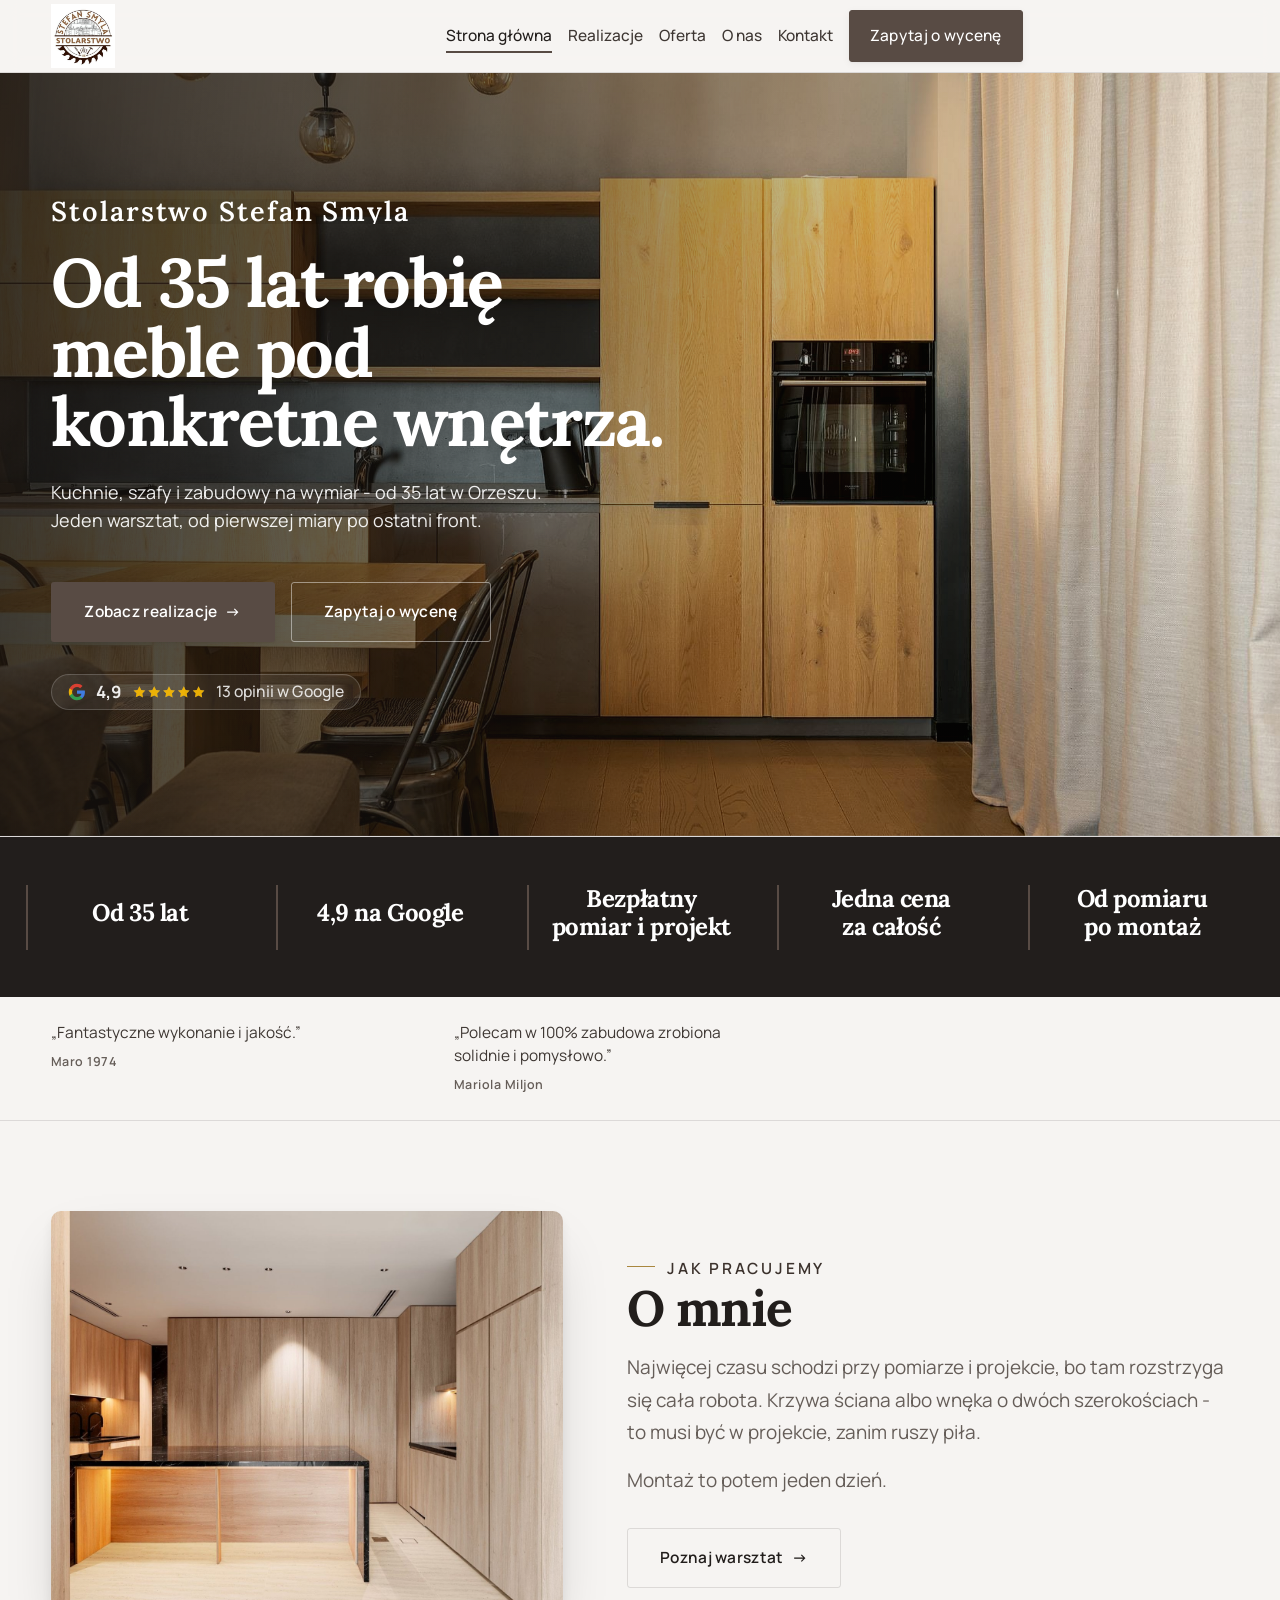
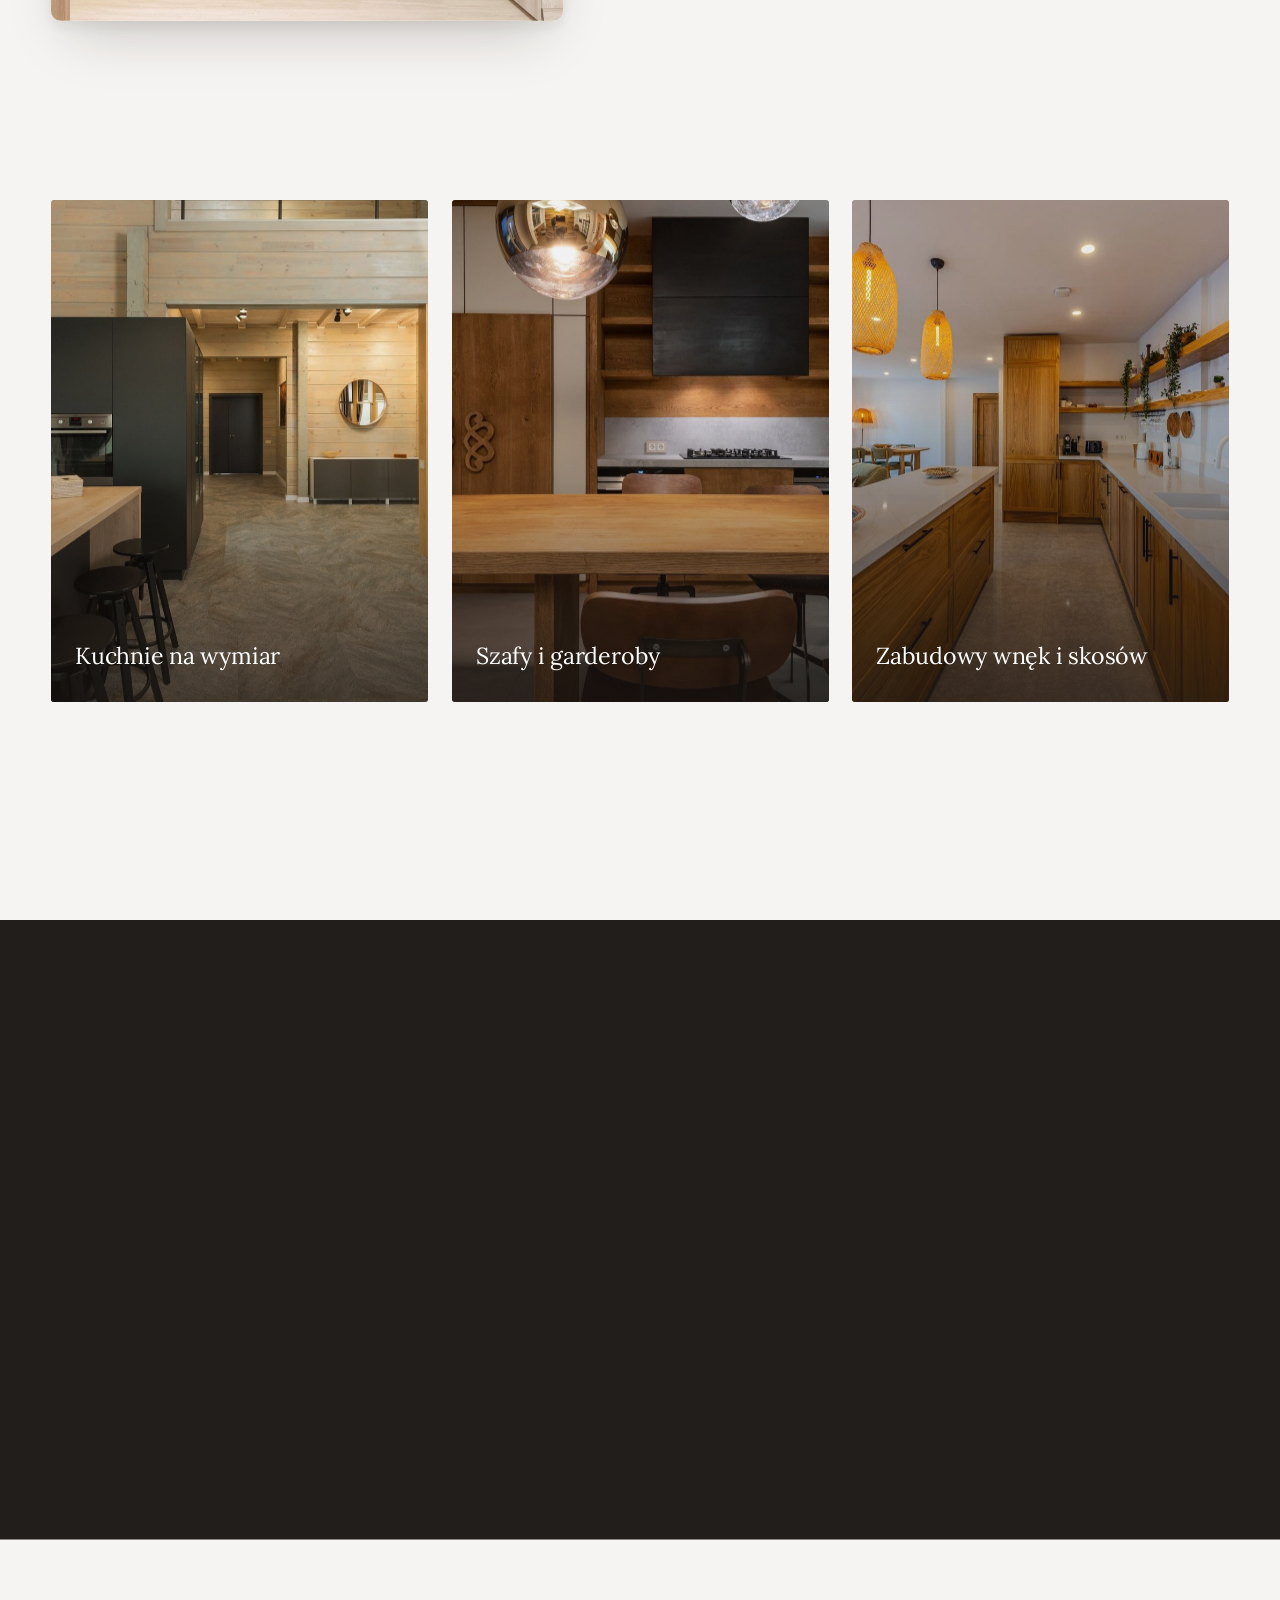
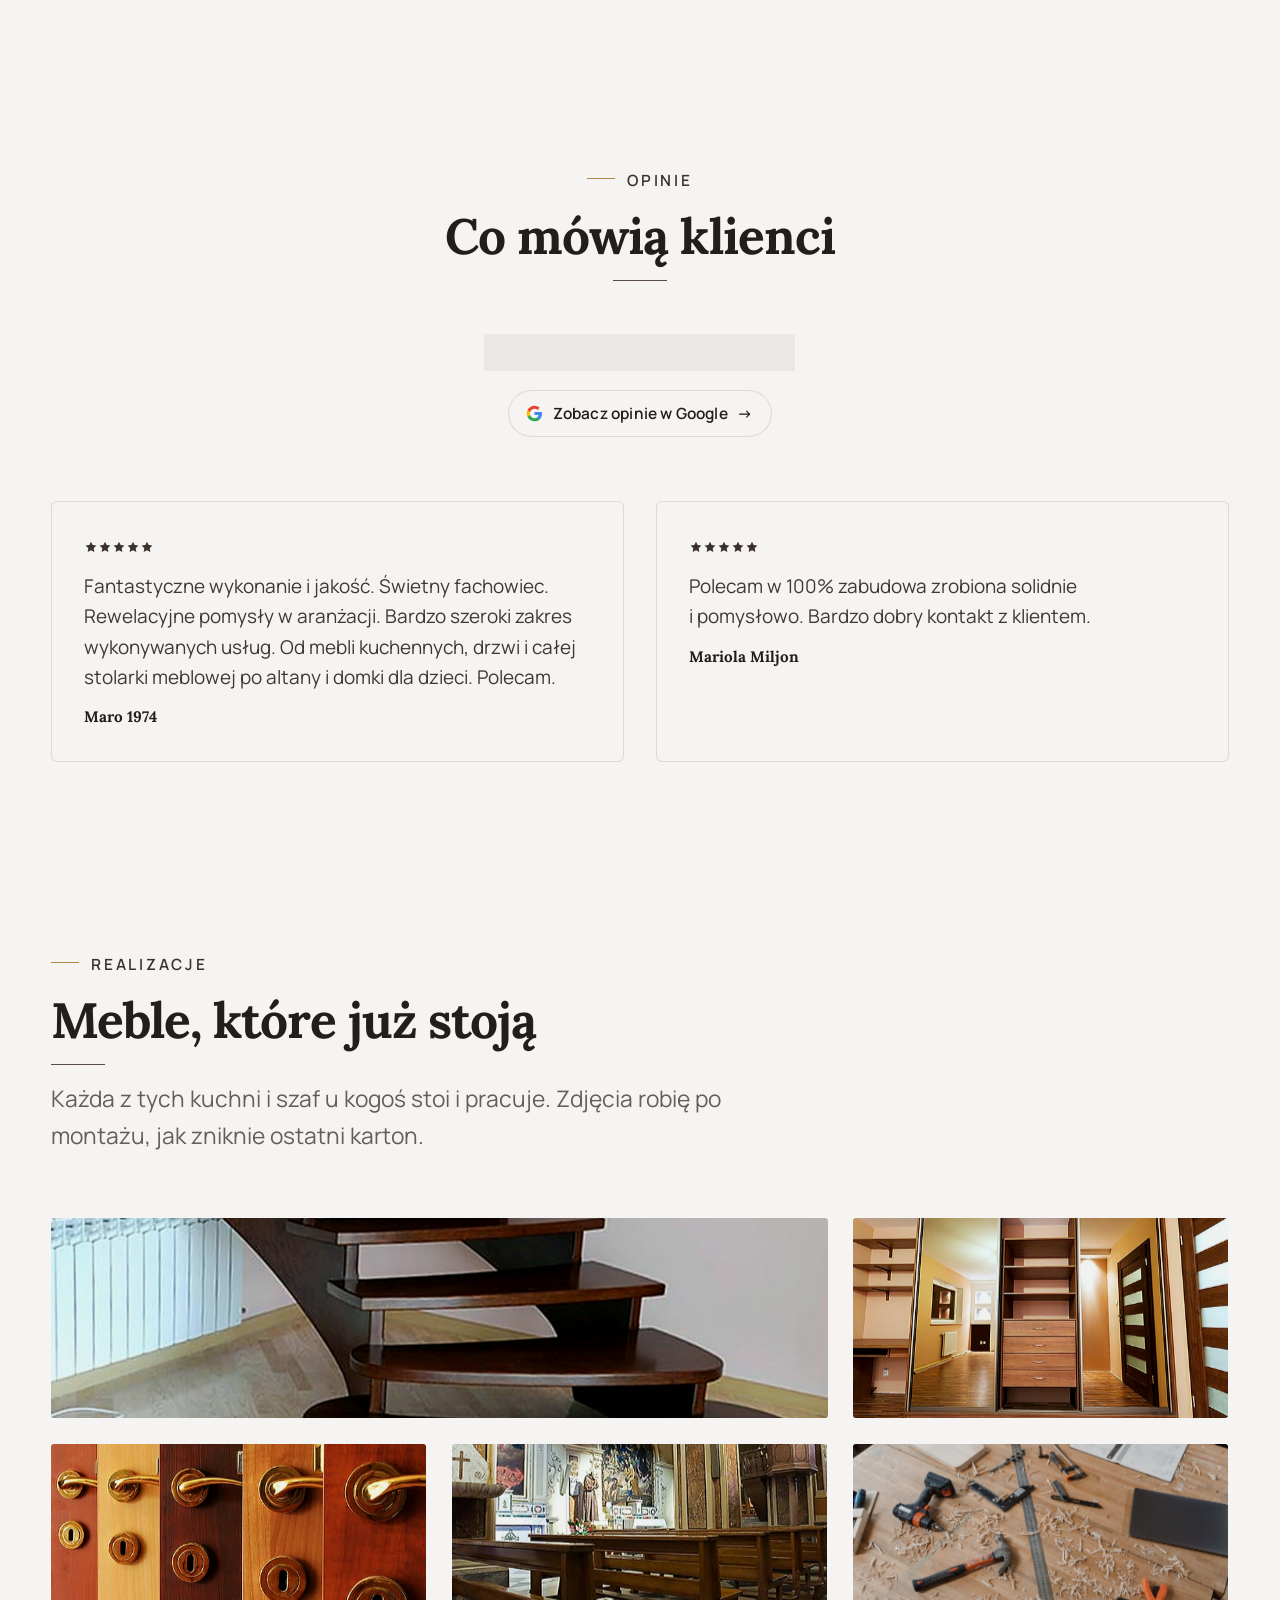
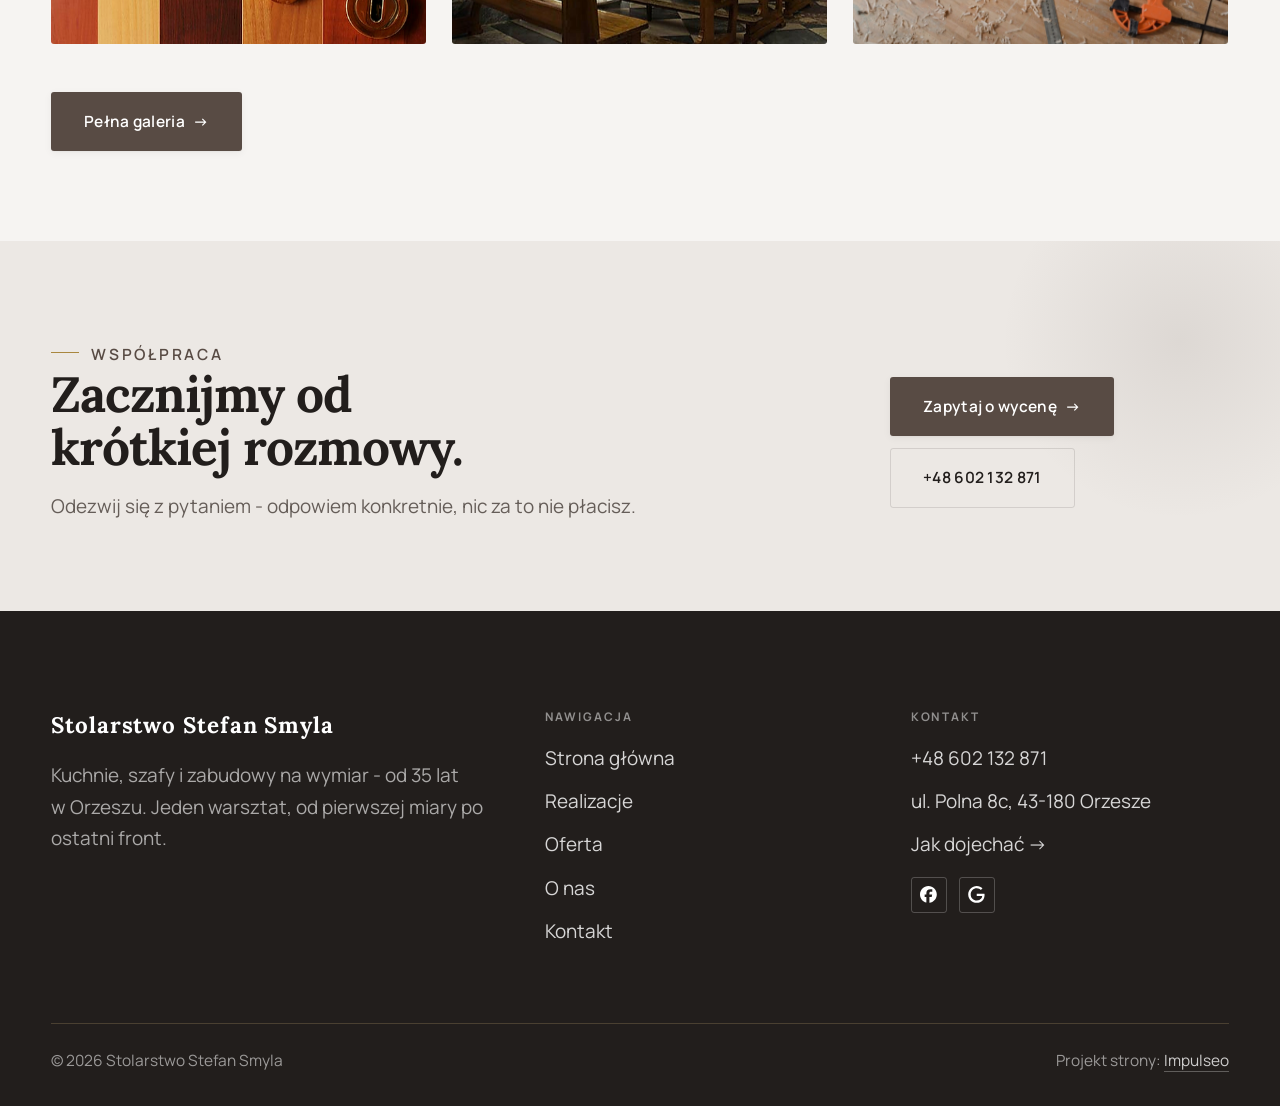
<file: index.html>
<!DOCTYPE html>
<html lang="pl">
<head>
<meta charset="UTF-8">
<meta name="viewport" content="width=device-width, initial-scale=1.0">
<title>Stolarstwo Stefan Smyla - meble na wymiar, kuchnie i szafy</title>
<meta name="description" content="Meble na wymiar w Orzeszu: kuchnie, szafy i zabudowy pod Twoje wnętrze. Bezpłatny pomiar i projekt, jedna cena, montaż z gwarancją. Zadzwoń: +48 602 132 871.">
<link rel="canonical" href="https://kris20032.github.io/stolarstwo-smyla-stefan/">
<meta name="robots" content="noindex, nofollow">
<meta property="og:type" content="website">
<meta property="og:locale" content="pl_PL">
<meta property="og:site_name" content="Stolarstwo Stefan Smyla">
<meta property="og:title" content="Stolarstwo Stefan Smyla - meble na wymiar, kuchnie i szafy">
<meta property="og:description" content="Meble na wymiar w Orzeszu: kuchnie, szafy i zabudowy pod Twoje wnętrze. Bezpłatny pomiar i projekt, jedna cena, montaż z gwarancją. Zadzwoń: +48 602 132 871.">
<meta property="og:url" content="https://kris20032.github.io/stolarstwo-smyla-stefan/">
<meta property="og:image" content="https://kris20032.github.io/stolarstwo-smyla-stefan/img/og.jpg">
<meta property="og:image:width" content="1200">
<meta property="og:image:height" content="630">
<meta name="twitter:card" content="summary_large_image">
<script type="application/ld+json">{"@context": "https://schema.org", "@type": "HomeAndConstructionBusiness", "name": "Stolarstwo Stefan Smyla", "url": "https://kris20032.github.io/stolarstwo-smyla-stefan/", "telephone": "+48602132871", "image": "https://kris20032.github.io/stolarstwo-smyla-stefan/img/og.jpg", "areaServed": "Orzesze", "sameAs": ["https://maps.google.com/?cid=535643673864813505", "https://www.facebook.com/p/Stolarstwo-Stefan-Smyla-100037207881357/"]}</script>
<link rel="preconnect" href="https://fonts.googleapis.com">
<link rel="preconnect" href="https://fonts.gstatic.com" crossorigin>
<link href="https://fonts.googleapis.com/css2?family=Lora:wght@500;600;700&family=Manrope:wght@400;500;600&display=swap" rel="stylesheet">
<link rel="stylesheet" href="assets/styles.css?v=17754e81">
</head>
<body>

<header class="nav">
  <div class="wrap nav-inner">
    <a class="brand brand-has-logo" href="index.html"><img class="brand-logo" src="img/logo.jpg" alt="Stolarstwo Stefan Smyla" width="500" height="500" decoding="async"></a>
    <nav class="nav-links">
      <a href="index.html" class="active" aria-current="page">Strona główna</a>
      <a href="realizacje.html">Realizacje</a>
      <a href="oferta.html">Oferta</a>
      <a href="o-nas.html">O nas</a>
      <a href="kontakt.html">Kontakt</a>
      <a href="kontakt.html" class="btn btn-accent">Zapytaj o wycenę</a>
    </nav>
    <button class="nav-toggle" aria-label="Menu"><span></span><span></span><span></span></button>
  </div>
</header>

<main>
<section class="hero-cine">
  <img src="img/hero.jpg" fetchpriority="high" data-rotate="img/g14.jpg|img/g13.jpg" alt="Stolarstwo Stefan Smyla - Od 35 lat robię meble pod konkretne wnętrza. " width="1880" height="1255">
  <div class="wrap">
    <div class="hero-copy">
      <div class="brandmark bm-s"><span class="bm-line"><span>Stolarstwo Stefan Smyla</span></span></div>
      <h1>Od 35 lat robię meble pod konkretne wnętrza. </h1>
      <p class="lead">Kuchnie, szafy i zabudowy na wymiar - od 35 lat w Orzeszu. Jeden warsztat, od pierwszej miary po ostatni front.</p>
      <div class="hero-actions">
        <a href="realizacje.html" class="btn btn-accent">Zobacz realizacje <span class="arr">→</span></a>
        <a href="kontakt.html" class="btn btn-ghost btn-on-dark">Zapytaj o wycenę</a>
      </div>
      <div style="margin-top:var(--space-6);color:#fff;font-weight:600;letter-spacing:.02em;opacity:.92"><span class="g-badge"><svg class="gb-ico" viewBox="0 0 24 24" width="18" height="18" aria-hidden="true"><path fill="#4285F4" d="M22.56 12.25c0-.78-.07-1.53-.2-2.25H12v4.26h5.92c-.26 1.37-1.04 2.53-2.21 3.31v2.77h3.57c2.08-1.92 3.28-4.74 3.28-8.09z"/><path fill="#34A853" d="M12 23c2.97 0 5.46-.98 7.28-2.66l-3.57-2.77c-.98.66-2.23 1.06-3.71 1.06-2.86 0-5.29-1.93-6.16-4.53H2.18v2.84C3.99 20.53 7.7 23 12 23z"/><path fill="#FBBC05" d="M5.84 14.09c-.22-.66-.35-1.36-.35-2.09s.13-1.43.35-2.09V7.07H2.18C1.43 8.55 1 10.22 1 12s.43 3.45 1.18 4.93l2.85-2.22.81-.62z"/><path fill="#EA4335" d="M12 5.38c1.62 0 3.06.56 4.21 1.64l3.15-3.15C17.45 2.09 14.97 1 12 1 7.7 1 3.99 3.47 2.18 7.07l3.66 2.84c.87-2.6 3.3-4.53 6.16-4.53z"/></svg><b class="gb-ocena">4,9</b><svg class="gb-stars" viewBox="0 0 90 18" width="74" height="14.8" aria-hidden="true"><g fill="currentColor" opacity=".26"><path transform="translate(0,0)" d="M9 1.6l2.2 4.46 4.92.72-3.56 3.47.84 4.9L9 12.74l-4.4 2.31.84-4.9L1.88 6.68l4.92-.72L9 1.6Z"/><path transform="translate(18,0)" d="M9 1.6l2.2 4.46 4.92.72-3.56 3.47.84 4.9L9 12.74l-4.4 2.31.84-4.9L1.88 6.68l4.92-.72L9 1.6Z"/><path transform="translate(36,0)" d="M9 1.6l2.2 4.46 4.92.72-3.56 3.47.84 4.9L9 12.74l-4.4 2.31.84-4.9L1.88 6.68l4.92-.72L9 1.6Z"/><path transform="translate(54,0)" d="M9 1.6l2.2 4.46 4.92.72-3.56 3.47.84 4.9L9 12.74l-4.4 2.31.84-4.9L1.88 6.68l4.92-.72L9 1.6Z"/><path transform="translate(72,0)" d="M9 1.6l2.2 4.46 4.92.72-3.56 3.47.84 4.9L9 12.74l-4.4 2.31.84-4.9L1.88 6.68l4.92-.72L9 1.6Z"/></g><clipPath id="gs980"><rect x="0" y="0" width="88.2" height="18"/></clipPath><g fill="#FBBC04" clip-path="url(#gs980)"><path transform="translate(0,0)" d="M9 1.6l2.2 4.46 4.92.72-3.56 3.47.84 4.9L9 12.74l-4.4 2.31.84-4.9L1.88 6.68l4.92-.72L9 1.6Z"/><path transform="translate(18,0)" d="M9 1.6l2.2 4.46 4.92.72-3.56 3.47.84 4.9L9 12.74l-4.4 2.31.84-4.9L1.88 6.68l4.92-.72L9 1.6Z"/><path transform="translate(36,0)" d="M9 1.6l2.2 4.46 4.92.72-3.56 3.47.84 4.9L9 12.74l-4.4 2.31.84-4.9L1.88 6.68l4.92-.72L9 1.6Z"/><path transform="translate(54,0)" d="M9 1.6l2.2 4.46 4.92.72-3.56 3.47.84 4.9L9 12.74l-4.4 2.31.84-4.9L1.88 6.68l4.92-.72L9 1.6Z"/><path transform="translate(72,0)" d="M9 1.6l2.2 4.46 4.92.72-3.56 3.47.84 4.9L9 12.74l-4.4 2.31.84-4.9L1.88 6.68l4.92-.72L9 1.6Z"/></g></svg><span class="gb-txt">13 opinii w Google</span></span></div>
    </div>
  </div>
</section>
<section class="strip n-5" style="padding-block:0">
  <div class="wrap">
    <div class="item reveal"><div class="k">Od 35 lat</div><div class="v"></div></div>
    <div class="item reveal"><div class="k">4,9 na Google</div><div class="v"></div></div>
    <div class="item reveal"><div class="k">Bezpłatny pomiar i projekt</div><div class="v"></div></div>
    <div class="item reveal"><div class="k">Jedna cena za całość</div><div class="v"></div></div>
    <div class="item reveal"><div class="k">Od pomiaru po montaż</div><div class="v"></div></div>
  </div>
</section>
<section class="opinie-mini" aria-label="Opinie klientów">
  <div class="wrap">
    <div class="om-row">
      <div class="om-item reveal"><blockquote>„Fantastyczne wykonanie i jakość.”</blockquote><span class="om-autor">Maro 1974</span></div>
      <div class="om-item reveal"><blockquote>„Polecam w 100% zabudowa zrobiona solidnie i pomysłowo.”</blockquote><span class="om-autor">Mariola Miljon</span></div>
    </div>
  </div>
</section>
<section>
  <div class="wrap split">
    <div class="split-art reveal"><img src="img/g5.jpg" alt="Stolarstwo Stefan Smyla - realizacja" loading="lazy" width="1600" height="1066" decoding="async"></div>
    <div class="split-copy reveal">
      <span class="eyebrow">Jak pracujemy</span>
      <h2>O mnie</h2>
      <p class="muted">Najwięcej czasu schodzi przy pomiarze i projekcie, bo tam rozstrzyga się cała robota. Krzywa ściana albo wnęka o dwóch szerokościach - to musi być w projekcie, zanim ruszy piła.</p>
      <p class="muted">Montaż to potem jeden dzień.</p>
      <a href="o-nas.html" class="btn btn-ghost">Poznaj warsztat <span class="arr">→</span></a>
    </div>
  </div>
</section>
<section class="gateways-band">
  <div class="wrap">
    <div class="gateways">
      <a href="oferta.html" class="gateway reveal"><img src="img/g6.jpg" alt="Kuchnie na wymiar" loading="lazy" width="1600" height="1066" decoding="async"><span class="g-ttl">Kuchnie na wymiar</span></a>
      <a href="oferta.html" class="gateway reveal"><img src="img/g7.jpg" alt="Szafy i garderoby" loading="lazy" width="1600" height="1068" decoding="async"><span class="g-ttl">Szafy i garderoby</span></a>
      <a href="oferta.html" class="gateway reveal"><img src="img/g8.jpg" alt="Zabudowy wnęk i skosów" loading="lazy" width="1600" height="1066" decoding="async"><span class="g-ttl">Zabudowy wnęk i skosów</span></a>
    </div>
  </div>
</section>
<section class="stopklatka" aria-hidden="true">
  <div class="stk-bg" style="background-image:url(img/g9.jpg)"></div>
</section>
<section class="opinie">
  <div class="wrap">
    <div class="head center reveal">
      <span class="eyebrow">Opinie</span>
      <h2>Co mówią klienci</h2>
    </div>
    <p class="op-meta reveal"><span class="g-badge"><svg class="gb-ico" viewBox="0 0 24 24" width="18" height="18" aria-hidden="true"><path fill="#4285F4" d="M22.56 12.25c0-.78-.07-1.53-.2-2.25H12v4.26h5.92c-.26 1.37-1.04 2.53-2.21 3.31v2.77h3.57c2.08-1.92 3.28-4.74 3.28-8.09z"/><path fill="#34A853" d="M12 23c2.97 0 5.46-.98 7.28-2.66l-3.57-2.77c-.98.66-2.23 1.06-3.71 1.06-2.86 0-5.29-1.93-6.16-4.53H2.18v2.84C3.99 20.53 7.7 23 12 23z"/><path fill="#FBBC05" d="M5.84 14.09c-.22-.66-.35-1.36-.35-2.09s.13-1.43.35-2.09V7.07H2.18C1.43 8.55 1 10.22 1 12s.43 3.45 1.18 4.93l2.85-2.22.81-.62z"/><path fill="#EA4335" d="M12 5.38c1.62 0 3.06.56 4.21 1.64l3.15-3.15C17.45 2.09 14.97 1 12 1 7.7 1 3.99 3.47 2.18 7.07l3.66 2.84c.87-2.6 3.3-4.53 6.16-4.53z"/></svg><b class="gb-ocena">4,9</b><svg class="gb-stars" viewBox="0 0 90 18" width="74" height="14.8" aria-hidden="true"><g fill="currentColor" opacity=".26"><path transform="translate(0,0)" d="M9 1.6l2.2 4.46 4.92.72-3.56 3.47.84 4.9L9 12.74l-4.4 2.31.84-4.9L1.88 6.68l4.92-.72L9 1.6Z"/><path transform="translate(18,0)" d="M9 1.6l2.2 4.46 4.92.72-3.56 3.47.84 4.9L9 12.74l-4.4 2.31.84-4.9L1.88 6.68l4.92-.72L9 1.6Z"/><path transform="translate(36,0)" d="M9 1.6l2.2 4.46 4.92.72-3.56 3.47.84 4.9L9 12.74l-4.4 2.31.84-4.9L1.88 6.68l4.92-.72L9 1.6Z"/><path transform="translate(54,0)" d="M9 1.6l2.2 4.46 4.92.72-3.56 3.47.84 4.9L9 12.74l-4.4 2.31.84-4.9L1.88 6.68l4.92-.72L9 1.6Z"/><path transform="translate(72,0)" d="M9 1.6l2.2 4.46 4.92.72-3.56 3.47.84 4.9L9 12.74l-4.4 2.31.84-4.9L1.88 6.68l4.92-.72L9 1.6Z"/></g><clipPath id="gs980"><rect x="0" y="0" width="88.2" height="18"/></clipPath><g fill="#FBBC04" clip-path="url(#gs980)"><path transform="translate(0,0)" d="M9 1.6l2.2 4.46 4.92.72-3.56 3.47.84 4.9L9 12.74l-4.4 2.31.84-4.9L1.88 6.68l4.92-.72L9 1.6Z"/><path transform="translate(18,0)" d="M9 1.6l2.2 4.46 4.92.72-3.56 3.47.84 4.9L9 12.74l-4.4 2.31.84-4.9L1.88 6.68l4.92-.72L9 1.6Z"/><path transform="translate(36,0)" d="M9 1.6l2.2 4.46 4.92.72-3.56 3.47.84 4.9L9 12.74l-4.4 2.31.84-4.9L1.88 6.68l4.92-.72L9 1.6Z"/><path transform="translate(54,0)" d="M9 1.6l2.2 4.46 4.92.72-3.56 3.47.84 4.9L9 12.74l-4.4 2.31.84-4.9L1.88 6.68l4.92-.72L9 1.6Z"/><path transform="translate(72,0)" d="M9 1.6l2.2 4.46 4.92.72-3.56 3.47.84 4.9L9 12.74l-4.4 2.31.84-4.9L1.88 6.68l4.92-.72L9 1.6Z"/></g></svg><span class="gb-txt">13 opinii w Google</span></span></p>
    <p class="op-meta reveal"><a class="op-google" href="https://maps.google.com/?cid=535643673864813505" target="_blank" rel="noopener"><svg class="op-g-ico" viewBox="0 0 24 24" width="17" height="17" aria-hidden="true"><path fill="#4285F4" d="M22.56 12.25c0-.78-.07-1.53-.2-2.25H12v4.26h5.92c-.26 1.37-1.04 2.53-2.21 3.31v2.77h3.57c2.08-1.92 3.28-4.74 3.28-8.09z"/><path fill="#34A853" d="M12 23c2.97 0 5.46-.98 7.28-2.66l-3.57-2.77c-.98.66-2.23 1.06-3.71 1.06-2.86 0-5.29-1.93-6.16-4.53H2.18v2.84C3.99 20.53 7.7 23 12 23z"/><path fill="#FBBC05" d="M5.84 14.09c-.22-.66-.35-1.36-.35-2.09s.13-1.43.35-2.09V7.07H2.18C1.43 8.55 1 10.22 1 12s.43 3.45 1.18 4.93l2.85-2.22.81-.62z"/><path fill="#EA4335" d="M12 5.38c1.62 0 3.06.56 4.21 1.64l3.15-3.15C17.45 2.09 14.97 1 12 1 7.7 1 3.99 3.47 2.18 7.07l3.66 2.84c.87-2.6 3.3-4.53 6.16-4.53z"/></svg><span>Zobacz opinie w Google</span><span class="arr">→</span></a></p>
    <div class="opinie-grid">
      <figure class="op-card reveal"><span class="op-star"><svg class="ico-star" width="14" height="14" viewBox="0 0 24 24" style="vertical-align:-2px" aria-hidden="true"><path d="M12 2.8l2.85 5.8 6.4.93-4.63 4.5 1.1 6.37L12 17.4l-5.72 3 1.1-6.37-4.63-4.5 6.4-.93L12 2.8Z" fill="currentColor"/></svg><svg class="ico-star" width="14" height="14" viewBox="0 0 24 24" style="vertical-align:-2px" aria-hidden="true"><path d="M12 2.8l2.85 5.8 6.4.93-4.63 4.5 1.1 6.37L12 17.4l-5.72 3 1.1-6.37-4.63-4.5 6.4-.93L12 2.8Z" fill="currentColor"/></svg><svg class="ico-star" width="14" height="14" viewBox="0 0 24 24" style="vertical-align:-2px" aria-hidden="true"><path d="M12 2.8l2.85 5.8 6.4.93-4.63 4.5 1.1 6.37L12 17.4l-5.72 3 1.1-6.37-4.63-4.5 6.4-.93L12 2.8Z" fill="currentColor"/></svg><svg class="ico-star" width="14" height="14" viewBox="0 0 24 24" style="vertical-align:-2px" aria-hidden="true"><path d="M12 2.8l2.85 5.8 6.4.93-4.63 4.5 1.1 6.37L12 17.4l-5.72 3 1.1-6.37-4.63-4.5 6.4-.93L12 2.8Z" fill="currentColor"/></svg><svg class="ico-star" width="14" height="14" viewBox="0 0 24 24" style="vertical-align:-2px" aria-hidden="true"><path d="M12 2.8l2.85 5.8 6.4.93-4.63 4.5 1.1 6.37L12 17.4l-5.72 3 1.1-6.37-4.63-4.5 6.4-.93L12 2.8Z" fill="currentColor"/></svg></span><blockquote>Fantastyczne wykonanie i jakość. Świetny fachowiec. Rewelacyjne pomysły w aranżacji. Bardzo szeroki zakres wykonywanych usług. Od mebli kuchennych, drzwi i całej stolarki meblowej po altany i domki dla dzieci. Polecam.</blockquote><span class="op-autor">Maro 1974</span></figure>
      <figure class="op-card reveal"><span class="op-star"><svg class="ico-star" width="14" height="14" viewBox="0 0 24 24" style="vertical-align:-2px" aria-hidden="true"><path d="M12 2.8l2.85 5.8 6.4.93-4.63 4.5 1.1 6.37L12 17.4l-5.72 3 1.1-6.37-4.63-4.5 6.4-.93L12 2.8Z" fill="currentColor"/></svg><svg class="ico-star" width="14" height="14" viewBox="0 0 24 24" style="vertical-align:-2px" aria-hidden="true"><path d="M12 2.8l2.85 5.8 6.4.93-4.63 4.5 1.1 6.37L12 17.4l-5.72 3 1.1-6.37-4.63-4.5 6.4-.93L12 2.8Z" fill="currentColor"/></svg><svg class="ico-star" width="14" height="14" viewBox="0 0 24 24" style="vertical-align:-2px" aria-hidden="true"><path d="M12 2.8l2.85 5.8 6.4.93-4.63 4.5 1.1 6.37L12 17.4l-5.72 3 1.1-6.37-4.63-4.5 6.4-.93L12 2.8Z" fill="currentColor"/></svg><svg class="ico-star" width="14" height="14" viewBox="0 0 24 24" style="vertical-align:-2px" aria-hidden="true"><path d="M12 2.8l2.85 5.8 6.4.93-4.63 4.5 1.1 6.37L12 17.4l-5.72 3 1.1-6.37-4.63-4.5 6.4-.93L12 2.8Z" fill="currentColor"/></svg><svg class="ico-star" width="14" height="14" viewBox="0 0 24 24" style="vertical-align:-2px" aria-hidden="true"><path d="M12 2.8l2.85 5.8 6.4.93-4.63 4.5 1.1 6.37L12 17.4l-5.72 3 1.1-6.37-4.63-4.5 6.4-.93L12 2.8Z" fill="currentColor"/></svg></span><blockquote>Polecam w 100% zabudowa zrobiona solidnie i pomysłowo. Bardzo dobry kontakt z klientem.</blockquote><span class="op-autor">Mariola Miljon</span></figure>
    </div>
  </div>
</section>
<section>
  <div class="wrap">
    <div class="head reveal">
      <span class="eyebrow">Realizacje</span>
      <h2>Meble, które już stoją</h2>
      <p>Każda z tych kuchni i szaf u kogoś stoi i pracuje. Zdjęcia robię po montażu, jak zniknie ostatni karton.</p>
    </div>
    <div class="gallery">
      <div class="tile t-two3 reveal"><img src="img/g1.jpg" alt="Stolarstwo Stefan Smyla" loading="lazy" width="1110" height="550" decoding="async"></div>
      <div class="tile t-third reveal"><img src="img/g2.jpg" alt="Stolarstwo Stefan Smyla" loading="lazy" width="1160" height="774" decoding="async"></div>
      <div class="tile t-third reveal"><img src="img/g3.jpg" alt="Stolarstwo Stefan Smyla" loading="lazy" width="1160" height="696" decoding="async"></div>
      <div class="tile t-third reveal"><img src="img/g4.jpg" alt="Stolarstwo Stefan Smyla" loading="lazy" width="1160" height="582" decoding="async"></div>
      <div class="tile t-third reveal"><img src="img/g10.jpg" alt="Stolarstwo Stefan Smyla" loading="lazy" width="1600" height="1066" decoding="async"></div>
    </div>
    <div style="margin-top:var(--space-7)" class="reveal"><a href="realizacje.html" class="btn btn-accent">Pełna galeria <span class="arr">→</span></a></div>
  </div>
</section>
<section class="cta">
  <div class="wrap">
    <div class="reveal">
      <span class="eyebrow">Współpraca</span>
      <h2>Zacznijmy od krótkiej rozmowy.</h2>
      <p>Odezwij się z pytaniem - odpowiem konkretnie, nic za to nie płacisz.</p>
    </div>
    <div class="cta-actions reveal">
      <a href="kontakt.html" class="btn btn-light">Zapytaj o wycenę <span class="arr">→</span></a>
      <a href="tel:+48602132871" class="btn btn-ghost btn-ghost-cta">+48 602 132 871</a>
    </div>
  </div>
</section>
</main>

<footer>
  <div class="wrap">
    <div class="foot-grid">
      <div class="foot-brand">
        <div class="name">Stolarstwo Stefan Smyla</div>
        <p>Kuchnie, szafy i zabudowy na wymiar - od 35 lat w Orzeszu. Jeden warsztat, od pierwszej miary po ostatni front.</p>
      </div>
      <div class="foot-col">
        <h4>Nawigacja</h4>
        <a href="index.html">Strona główna</a>
        <a href="realizacje.html">Realizacje</a>
        <a href="oferta.html">Oferta</a>
        <a href="o-nas.html">O nas</a>
        <a href="kontakt.html">Kontakt</a>
      </div>
      <div class="foot-col">
        <h4>Kontakt</h4>
        <a href="tel:+48602132871">+48 602 132 871</a>
        <p>ul. Polna 8c, 43-180 Orzesze</p>
        <a href="https://maps.google.com/?cid=535643673864813505" target="_blank" rel="noopener">Jak dojechać →</a>
      <div class="foot-soc">
        <a class="soc" href="https://www.facebook.com/p/Stolarstwo-Stefan-Smyla-100037207881357/" target="_blank" rel="noopener" aria-label="Facebook - Stolarstwo Stefan Smyla"><svg viewBox="0 0 24 24" aria-hidden="true" focusable="false"><path d="M9.101 23.691v-7.98H6.627v-3.667h2.474v-1.58c0-4.085 1.848-5.978 5.858-5.978.401 0 .955.042 1.468.103a8.68 8.68 0 0 1 1.141.195v3.325a8.623 8.623 0 0 0-.653-.036 26.805 26.805 0 0 0-.733-.009c-.707 0-1.259.096-1.675.309a1.686 1.686 0 0 0-.679.622c-.258.42-.374.995-.374 1.752v1.297h3.919l-.386 2.103-.287 1.564h-3.246v8.245C19.396 23.238 24 18.179 24 12.044c0-6.627-5.373-12-12-12s-12 5.373-12 12c0 5.628 3.874 10.35 9.101 11.647Z" fill="currentColor"/></svg></a>
        <a class="soc" href="https://maps.google.com/?cid=535643673864813505" target="_blank" rel="noopener" aria-label="Google - Stolarstwo Stefan Smyla"><svg viewBox="0 0 24 24" aria-hidden="true" focusable="false"><path d="M12.48 10.92v3.28h7.84c-.24 1.84-.853 3.187-1.787 4.133-1.147 1.147-2.933 2.4-6.053 2.4-4.827 0-8.6-3.893-8.6-8.72s3.773-8.72 8.6-8.72c2.6 0 4.507 1.027 5.907 2.347l2.307-2.307C18.747 1.44 16.133 0 12.48 0 5.867 0 .307 5.387.307 12s5.56 12 12.173 12c3.573 0 6.267-1.173 8.373-3.36 2.16-2.16 2.84-5.213 2.84-7.667 0-.76-.053-1.467-.173-2.053H12.48z" fill="currentColor"/></svg></a>
      </div>
      </div>
    </div>
    <div class="foot-bot">
      <span>© 2026 Stolarstwo Stefan Smyla</span>
      <span>Projekt strony: <a class="foot-credit" href="https://impulseo.pl" target="_blank" rel="noopener">Impulseo</a></span>
    </div>
  </div>
</footer>
<div class="sticky-reserve"><a class="sr-book" href="kontakt.html">Zapytaj o wycenę</a><a class="sr-call" href="tel:+48602132871" aria-label="Zadzwoń"><svg class="ico-tel" width="16" height="16" viewBox="0 0 24 24" fill="none" aria-hidden="true"><path d="M6.6 10.8a15.5 15.5 0 0 0 6.6 6.6l2.2-2.2a1 1 0 0 1 1-.24 11.4 11.4 0 0 0 3.6.58 1 1 0 0 1 1 1V20a1 1 0 0 1-1 1A17 17 0 0 1 3 4a1 1 0 0 1 1-1h3.5a1 1 0 0 1 1 1c0 1.25.2 2.46.58 3.6a1 1 0 0 1-.25 1l-2.23 2.2Z" fill="currentColor"/></svg></a></div>
<div class="demo-wazne" data-do="2026-09-07" data-cykl="3" hidden><svg class="dw-ico" width="13" height="13" viewBox="0 0 24 24" fill="none" aria-hidden="true"><circle cx="12" cy="12" r="8.6" stroke="currentColor" stroke-width="1.8"/><path d="M12 7.2V12l3.3 2" stroke="currentColor" stroke-width="1.8" stroke-linecap="round"/></svg><span class="dw-txt"></span></div>

<script src="assets/main.js?v=175fb571"></script>
</body>
</html>
</file>
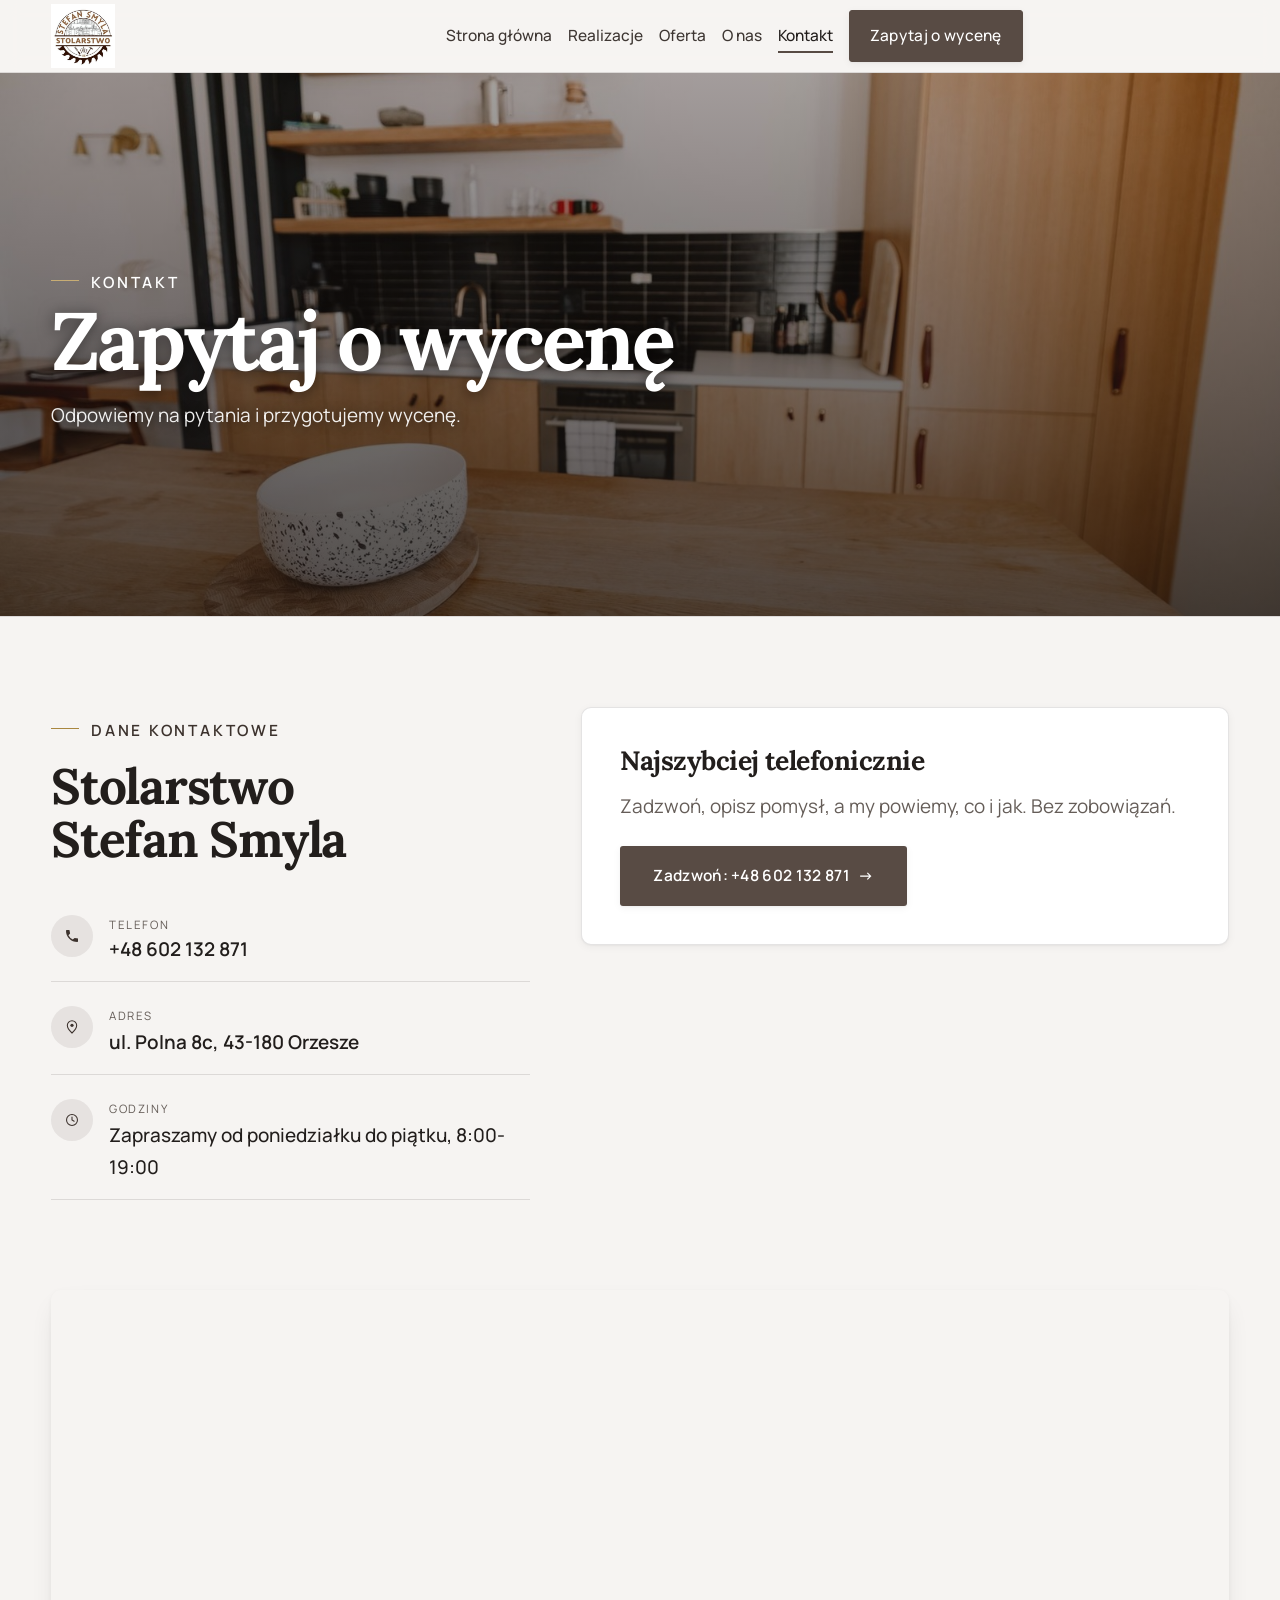
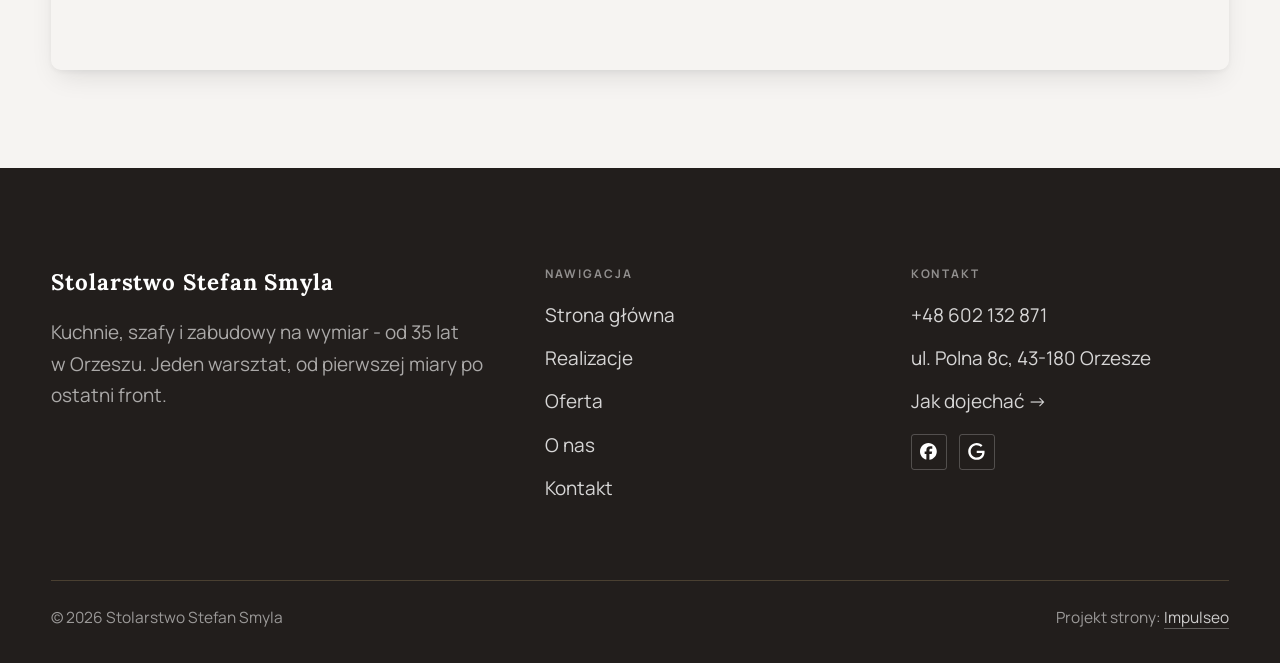
<file: kontakt.html>
<!DOCTYPE html>
<html lang="pl">
<head>
<meta charset="UTF-8">
<meta name="viewport" content="width=device-width, initial-scale=1.0">
<title>Kontakt - Stolarstwo Stefan Smyla</title>
<meta name="description" content="Kontakt Stolarstwo Stefan Smyla - ul. Polna 8c, 43-180 Orzesze">
<link rel="canonical" href="https://kris20032.github.io/stolarstwo-smyla-stefan/kontakt.html">
<meta name="robots" content="noindex, nofollow">
<meta property="og:type" content="website">
<meta property="og:locale" content="pl_PL">
<meta property="og:site_name" content="Stolarstwo Stefan Smyla">
<meta property="og:title" content="Kontakt - Stolarstwo Stefan Smyla">
<meta property="og:description" content="Kontakt Stolarstwo Stefan Smyla - ul. Polna 8c, 43-180 Orzesze">
<meta property="og:url" content="https://kris20032.github.io/stolarstwo-smyla-stefan/kontakt.html">
<meta property="og:image" content="https://kris20032.github.io/stolarstwo-smyla-stefan/img/og.jpg">
<meta property="og:image:width" content="1200">
<meta property="og:image:height" content="630">
<meta name="twitter:card" content="summary_large_image">
<link rel="preconnect" href="https://fonts.googleapis.com">
<link rel="preconnect" href="https://fonts.gstatic.com" crossorigin>
<link href="https://fonts.googleapis.com/css2?family=Lora:wght@500;600;700&family=Manrope:wght@400;500;600&display=swap" rel="stylesheet">
<link rel="stylesheet" href="assets/styles.css?v=17754e81">
</head>
<body>

<header class="nav">
  <div class="wrap nav-inner">
    <a class="brand brand-has-logo" href="index.html"><img class="brand-logo" src="img/logo.jpg" alt="Stolarstwo Stefan Smyla" width="500" height="500" decoding="async"></a>
    <nav class="nav-links">
      <a href="index.html">Strona główna</a>
      <a href="realizacje.html">Realizacje</a>
      <a href="oferta.html">Oferta</a>
      <a href="o-nas.html">O nas</a>
      <a href="kontakt.html" class="active" aria-current="page">Kontakt</a>
      <a href="kontakt.html" class="btn btn-accent">Zapytaj o wycenę</a>
    </nav>
    <button class="nav-toggle" aria-label="Menu"><span></span><span></span><span></span></button>
  </div>
</header>

<main>
<section class="pagehead">
  <img src="img/g12.jpg" alt="Stolarstwo Stefan Smyla - Zapytaj o wycenę" width="1600" height="1067" decoding="async">
  <div class="wrap">
    <span class="eyebrow">Kontakt</span>
    <h1>Zapytaj o wycenę</h1>
    <p>Odpowiemy na pytania i przygotujemy wycenę.</p>
  </div>
</section>
<section>
  <div class="wrap contact-grid">
    <div class="reveal">
      <span class="eyebrow">Dane kontaktowe</span>
      <h2 style="margin:var(--space-4) 0 var(--space-6)">Stolarstwo Stefan Smyla</h2>
      <div class="info-list">
        <div class="info-row"><div class="ic"><svg class="ico-tel" width="16" height="16" viewBox="0 0 24 24" fill="none" aria-hidden="true"><path d="M6.6 10.8a15.5 15.5 0 0 0 6.6 6.6l2.2-2.2a1 1 0 0 1 1-.24 11.4 11.4 0 0 0 3.6.58 1 1 0 0 1 1 1V20a1 1 0 0 1-1 1A17 17 0 0 1 3 4a1 1 0 0 1 1-1h3.5a1 1 0 0 1 1 1c0 1.25.2 2.46.58 3.6a1 1 0 0 1-.25 1l-2.23 2.2Z" fill="currentColor"/></svg></div><div><div class="lbl">Telefon</div><a class="val" href="tel:+48602132871">+48 602 132 871</a></div></div>
        <div class="info-row"><div class="ic"><svg class="ico-pin" width="16" height="16" viewBox="0 0 24 24" fill="none" aria-hidden="true"><path d="M12 21s7-6.1 7-11.5A7 7 0 0 0 5 9.5C5 14.9 12 21 12 21Z" stroke="currentColor" stroke-width="1.6" fill="none"/><circle cx="12" cy="9.5" r="2.4" fill="currentColor"/></svg></div><div><div class="lbl">Adres</div><div class="val">ul. Polna 8c, 43-180 Orzesze</div></div></div>
        <div class="info-row"><div class="ic"><svg class="ico-clock" width="16" height="16" viewBox="0 0 24 24" fill="none" aria-hidden="true"><circle cx="12" cy="12" r="8.2" stroke="currentColor" stroke-width="1.6"/><path d="M12 7.5V12l3.2 1.9" stroke="currentColor" stroke-width="1.6" stroke-linecap="round"/></svg></div><div><div class="lbl">Godziny</div><div class="val" style="font-weight:500">Zapraszamy od poniedziałku do piątku, 8:00-19:00</div></div></div>
      </div>
    </div>
    <div class="reveal">
      <div class="form">
        <h3 style="margin-bottom:var(--space-4)">Najszybciej telefonicznie</h3>
        <p class="muted" style="margin-bottom:var(--space-5)">Zadzwoń, opisz pomysł, a my powiemy, co i jak. Bez zobowiązań.</p>
        <a href="tel:+48602132871" class="btn btn-accent" style="justify-content:center">Zadzwoń: +48 602 132 871 <span class="arr">→</span></a>
      </div>
    </div>
  </div>
</section>
<section style="padding-top:0">
  <div class="wrap reveal">
    <iframe class="map" title="Stolarstwo Stefan Smyla - Orzesze" src="https://maps.google.com/maps?q=Stolarstwo%20Stefan%20Smyla%20Orzesze&z=15&output=embed" loading="lazy" referrerpolicy="no-referrer-when-downgrade"></iframe>
  </div>
</section>
</main>

<footer>
  <div class="wrap">
    <div class="foot-grid">
      <div class="foot-brand">
        <div class="name">Stolarstwo Stefan Smyla</div>
        <p>Kuchnie, szafy i zabudowy na wymiar - od 35 lat w Orzeszu. Jeden warsztat, od pierwszej miary po ostatni front.</p>
      </div>
      <div class="foot-col">
        <h4>Nawigacja</h4>
        <a href="index.html">Strona główna</a>
        <a href="realizacje.html">Realizacje</a>
        <a href="oferta.html">Oferta</a>
        <a href="o-nas.html">O nas</a>
        <a href="kontakt.html">Kontakt</a>
      </div>
      <div class="foot-col">
        <h4>Kontakt</h4>
        <a href="tel:+48602132871">+48 602 132 871</a>
        <p>ul. Polna 8c, 43-180 Orzesze</p>
        <a href="https://maps.google.com/?cid=535643673864813505" target="_blank" rel="noopener">Jak dojechać →</a>
      <div class="foot-soc">
        <a class="soc" href="https://www.facebook.com/p/Stolarstwo-Stefan-Smyla-100037207881357/" target="_blank" rel="noopener" aria-label="Facebook - Stolarstwo Stefan Smyla"><svg viewBox="0 0 24 24" aria-hidden="true" focusable="false"><path d="M9.101 23.691v-7.98H6.627v-3.667h2.474v-1.58c0-4.085 1.848-5.978 5.858-5.978.401 0 .955.042 1.468.103a8.68 8.68 0 0 1 1.141.195v3.325a8.623 8.623 0 0 0-.653-.036 26.805 26.805 0 0 0-.733-.009c-.707 0-1.259.096-1.675.309a1.686 1.686 0 0 0-.679.622c-.258.42-.374.995-.374 1.752v1.297h3.919l-.386 2.103-.287 1.564h-3.246v8.245C19.396 23.238 24 18.179 24 12.044c0-6.627-5.373-12-12-12s-12 5.373-12 12c0 5.628 3.874 10.35 9.101 11.647Z" fill="currentColor"/></svg></a>
        <a class="soc" href="https://maps.google.com/?cid=535643673864813505" target="_blank" rel="noopener" aria-label="Google - Stolarstwo Stefan Smyla"><svg viewBox="0 0 24 24" aria-hidden="true" focusable="false"><path d="M12.48 10.92v3.28h7.84c-.24 1.84-.853 3.187-1.787 4.133-1.147 1.147-2.933 2.4-6.053 2.4-4.827 0-8.6-3.893-8.6-8.72s3.773-8.72 8.6-8.72c2.6 0 4.507 1.027 5.907 2.347l2.307-2.307C18.747 1.44 16.133 0 12.48 0 5.867 0 .307 5.387.307 12s5.56 12 12.173 12c3.573 0 6.267-1.173 8.373-3.36 2.16-2.16 2.84-5.213 2.84-7.667 0-.76-.053-1.467-.173-2.053H12.48z" fill="currentColor"/></svg></a>
      </div>
      </div>
    </div>
    <div class="foot-bot">
      <span>© 2026 Stolarstwo Stefan Smyla</span>
      <span>Projekt strony: <a class="foot-credit" href="https://impulseo.pl" target="_blank" rel="noopener">Impulseo</a></span>
    </div>
  </div>
</footer>
<div class="sticky-reserve"><a class="sr-book" href="kontakt.html">Zapytaj o wycenę</a><a class="sr-call" href="tel:+48602132871" aria-label="Zadzwoń"><svg class="ico-tel" width="16" height="16" viewBox="0 0 24 24" fill="none" aria-hidden="true"><path d="M6.6 10.8a15.5 15.5 0 0 0 6.6 6.6l2.2-2.2a1 1 0 0 1 1-.24 11.4 11.4 0 0 0 3.6.58 1 1 0 0 1 1 1V20a1 1 0 0 1-1 1A17 17 0 0 1 3 4a1 1 0 0 1 1-1h3.5a1 1 0 0 1 1 1c0 1.25.2 2.46.58 3.6a1 1 0 0 1-.25 1l-2.23 2.2Z" fill="currentColor"/></svg></a></div>
<div class="demo-wazne" data-do="2026-09-07" data-cykl="3" hidden><svg class="dw-ico" width="13" height="13" viewBox="0 0 24 24" fill="none" aria-hidden="true"><circle cx="12" cy="12" r="8.6" stroke="currentColor" stroke-width="1.8"/><path d="M12 7.2V12l3.3 2" stroke="currentColor" stroke-width="1.8" stroke-linecap="round"/></svg><span class="dw-txt"></span></div>

<script src="assets/main.js?v=175fb571"></script>
</body>
</html>
</file>
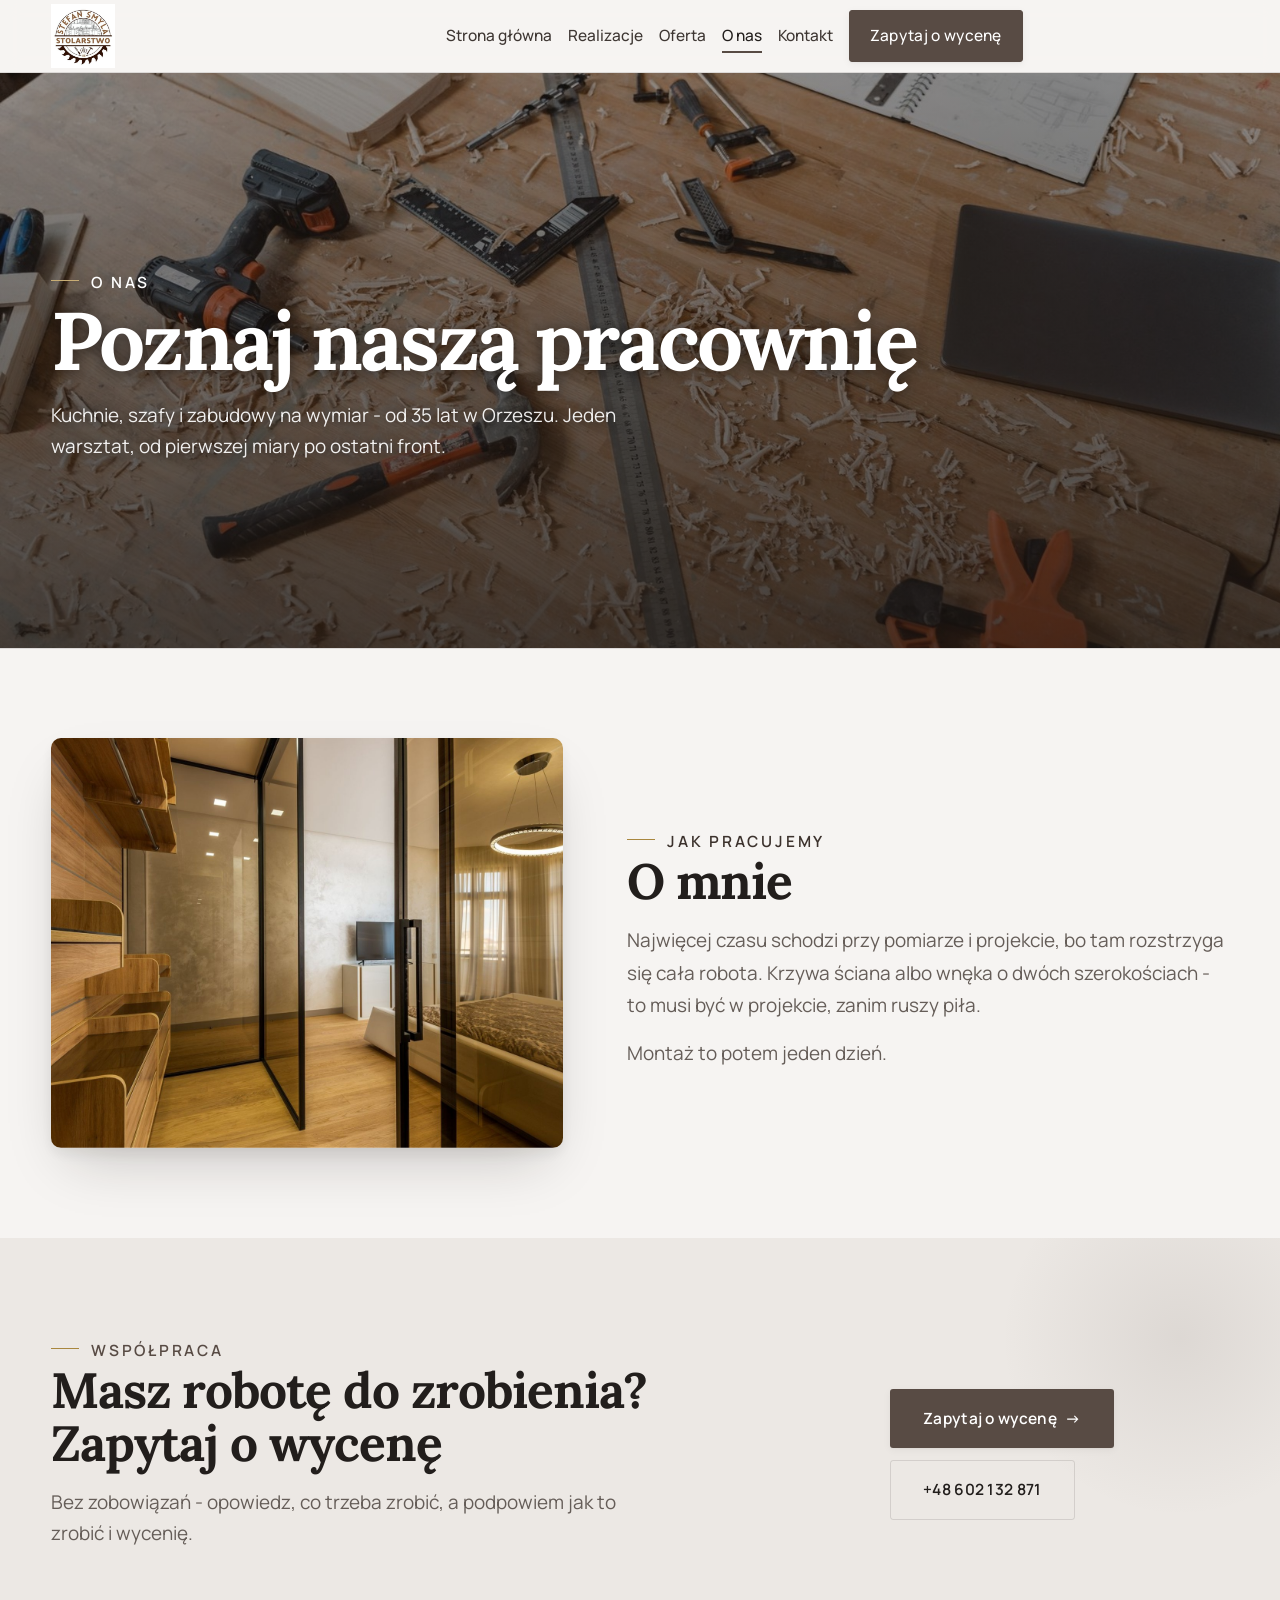
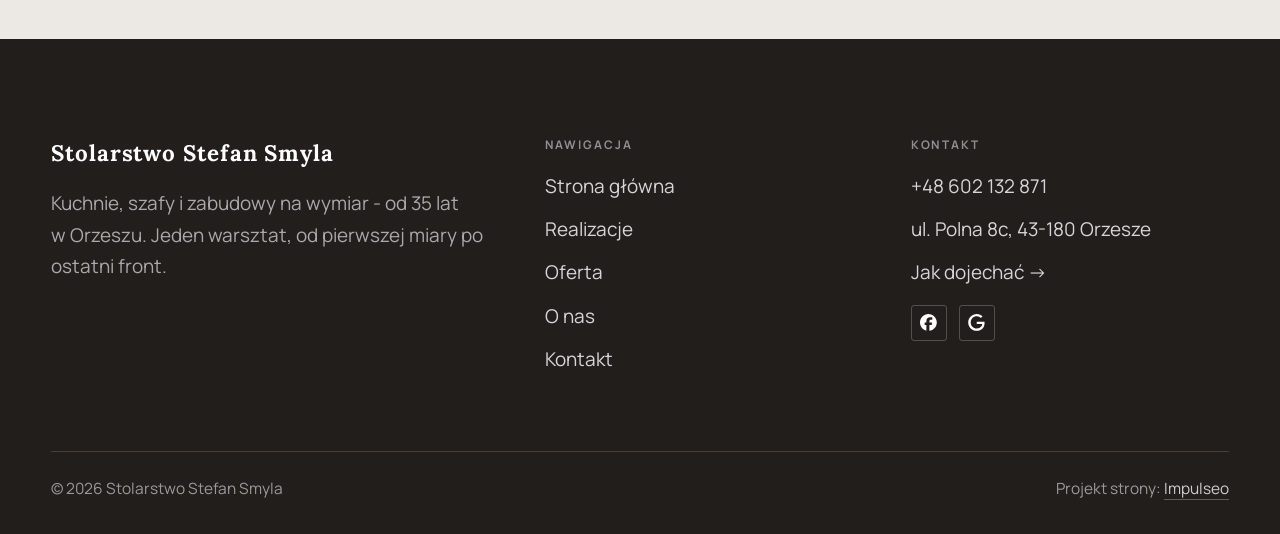
<file: o-nas.html>
<!DOCTYPE html>
<html lang="pl">
<head>
<meta charset="UTF-8">
<meta name="viewport" content="width=device-width, initial-scale=1.0">
<title>O nas - Stolarstwo Stefan Smyla</title>
<meta name="description" content="Meble na wymiar w Orzeszu: kuchnie, szafy i zabudowy pod Twoje wnętrze. Bezpłatny pomiar i projekt, jedna cena, montaż z gwarancją. Zadzwoń: +48 602 132 871.">
<link rel="canonical" href="https://kris20032.github.io/stolarstwo-smyla-stefan/o-nas.html">
<meta name="robots" content="noindex, nofollow">
<meta property="og:type" content="website">
<meta property="og:locale" content="pl_PL">
<meta property="og:site_name" content="Stolarstwo Stefan Smyla">
<meta property="og:title" content="O nas - Stolarstwo Stefan Smyla">
<meta property="og:description" content="Meble na wymiar w Orzeszu: kuchnie, szafy i zabudowy pod Twoje wnętrze. Bezpłatny pomiar i projekt, jedna cena, montaż z gwarancją. Zadzwoń: +48 602 132 871.">
<meta property="og:url" content="https://kris20032.github.io/stolarstwo-smyla-stefan/o-nas.html">
<meta property="og:image" content="https://kris20032.github.io/stolarstwo-smyla-stefan/img/og.jpg">
<meta property="og:image:width" content="1200">
<meta property="og:image:height" content="630">
<meta name="twitter:card" content="summary_large_image">
<link rel="preconnect" href="https://fonts.googleapis.com">
<link rel="preconnect" href="https://fonts.gstatic.com" crossorigin>
<link href="https://fonts.googleapis.com/css2?family=Lora:wght@500;600;700&family=Manrope:wght@400;500;600&display=swap" rel="stylesheet">
<link rel="stylesheet" href="assets/styles.css?v=17754e81">
</head>
<body>

<header class="nav">
  <div class="wrap nav-inner">
    <a class="brand brand-has-logo" href="index.html"><img class="brand-logo" src="img/logo.jpg" alt="Stolarstwo Stefan Smyla" width="500" height="500" decoding="async"></a>
    <nav class="nav-links">
      <a href="index.html">Strona główna</a>
      <a href="realizacje.html">Realizacje</a>
      <a href="oferta.html">Oferta</a>
      <a href="o-nas.html" class="active" aria-current="page">O nas</a>
      <a href="kontakt.html">Kontakt</a>
      <a href="kontakt.html" class="btn btn-accent">Zapytaj o wycenę</a>
    </nav>
    <button class="nav-toggle" aria-label="Menu"><span></span><span></span><span></span></button>
  </div>
</header>

<main>
<section class="pagehead">
  <img src="img/g10.jpg" alt="Stolarstwo Stefan Smyla - Poznaj naszą pracownię" width="1600" height="1066" decoding="async">
  <div class="wrap">
    <span class="eyebrow">O nas</span>
    <h1>Poznaj naszą pracownię</h1>
    <p>Kuchnie, szafy i zabudowy na wymiar - od 35 lat w Orzeszu. Jeden warsztat, od pierwszej miary po ostatni front.</p>
  </div>
</section>
<section>
  <div class="wrap split">
    <div class="split-art reveal"><img src="img/g11.jpg" alt="Stolarstwo Stefan Smyla" loading="lazy" width="1600" height="1068" decoding="async"></div>
    <div class="split-copy reveal">
      <span class="eyebrow">Jak pracujemy</span>
      <h2>O mnie</h2>
      <p class="muted">Najwięcej czasu schodzi przy pomiarze i projekcie, bo tam rozstrzyga się cała robota. Krzywa ściana albo wnęka o dwóch szerokościach - to musi być w projekcie, zanim ruszy piła.</p>
      <p class="muted">Montaż to potem jeden dzień.</p>
    </div>
  </div>
</section>


<section class="cta">
  <div class="wrap">
    <div class="reveal">
      <span class="eyebrow">Współpraca</span>
      <h2>Masz robotę do zrobienia? Zapytaj o wycenę</h2>
      <p>Bez zobowiązań - opowiedz, co trzeba zrobić, a podpowiem jak to zrobić i wycenię.</p>
    </div>
    <div class="cta-actions reveal">
      <a href="kontakt.html" class="btn btn-light">Zapytaj o wycenę <span class="arr">→</span></a>
      <a href="tel:+48602132871" class="btn btn-ghost btn-ghost-cta">+48 602 132 871</a>
    </div>
  </div>
</section>
</main>

<footer>
  <div class="wrap">
    <div class="foot-grid">
      <div class="foot-brand">
        <div class="name">Stolarstwo Stefan Smyla</div>
        <p>Kuchnie, szafy i zabudowy na wymiar - od 35 lat w Orzeszu. Jeden warsztat, od pierwszej miary po ostatni front.</p>
      </div>
      <div class="foot-col">
        <h4>Nawigacja</h4>
        <a href="index.html">Strona główna</a>
        <a href="realizacje.html">Realizacje</a>
        <a href="oferta.html">Oferta</a>
        <a href="o-nas.html">O nas</a>
        <a href="kontakt.html">Kontakt</a>
      </div>
      <div class="foot-col">
        <h4>Kontakt</h4>
        <a href="tel:+48602132871">+48 602 132 871</a>
        <p>ul. Polna 8c, 43-180 Orzesze</p>
        <a href="https://maps.google.com/?cid=535643673864813505" target="_blank" rel="noopener">Jak dojechać →</a>
      <div class="foot-soc">
        <a class="soc" href="https://www.facebook.com/p/Stolarstwo-Stefan-Smyla-100037207881357/" target="_blank" rel="noopener" aria-label="Facebook - Stolarstwo Stefan Smyla"><svg viewBox="0 0 24 24" aria-hidden="true" focusable="false"><path d="M9.101 23.691v-7.98H6.627v-3.667h2.474v-1.58c0-4.085 1.848-5.978 5.858-5.978.401 0 .955.042 1.468.103a8.68 8.68 0 0 1 1.141.195v3.325a8.623 8.623 0 0 0-.653-.036 26.805 26.805 0 0 0-.733-.009c-.707 0-1.259.096-1.675.309a1.686 1.686 0 0 0-.679.622c-.258.42-.374.995-.374 1.752v1.297h3.919l-.386 2.103-.287 1.564h-3.246v8.245C19.396 23.238 24 18.179 24 12.044c0-6.627-5.373-12-12-12s-12 5.373-12 12c0 5.628 3.874 10.35 9.101 11.647Z" fill="currentColor"/></svg></a>
        <a class="soc" href="https://maps.google.com/?cid=535643673864813505" target="_blank" rel="noopener" aria-label="Google - Stolarstwo Stefan Smyla"><svg viewBox="0 0 24 24" aria-hidden="true" focusable="false"><path d="M12.48 10.92v3.28h7.84c-.24 1.84-.853 3.187-1.787 4.133-1.147 1.147-2.933 2.4-6.053 2.4-4.827 0-8.6-3.893-8.6-8.72s3.773-8.72 8.6-8.72c2.6 0 4.507 1.027 5.907 2.347l2.307-2.307C18.747 1.44 16.133 0 12.48 0 5.867 0 .307 5.387.307 12s5.56 12 12.173 12c3.573 0 6.267-1.173 8.373-3.36 2.16-2.16 2.84-5.213 2.84-7.667 0-.76-.053-1.467-.173-2.053H12.48z" fill="currentColor"/></svg></a>
      </div>
      </div>
    </div>
    <div class="foot-bot">
      <span>© 2026 Stolarstwo Stefan Smyla</span>
      <span>Projekt strony: <a class="foot-credit" href="https://impulseo.pl" target="_blank" rel="noopener">Impulseo</a></span>
    </div>
  </div>
</footer>
<div class="sticky-reserve"><a class="sr-book" href="kontakt.html">Zapytaj o wycenę</a><a class="sr-call" href="tel:+48602132871" aria-label="Zadzwoń"><svg class="ico-tel" width="16" height="16" viewBox="0 0 24 24" fill="none" aria-hidden="true"><path d="M6.6 10.8a15.5 15.5 0 0 0 6.6 6.6l2.2-2.2a1 1 0 0 1 1-.24 11.4 11.4 0 0 0 3.6.58 1 1 0 0 1 1 1V20a1 1 0 0 1-1 1A17 17 0 0 1 3 4a1 1 0 0 1 1-1h3.5a1 1 0 0 1 1 1c0 1.25.2 2.46.58 3.6a1 1 0 0 1-.25 1l-2.23 2.2Z" fill="currentColor"/></svg></a></div>
<div class="demo-wazne" data-do="2026-09-07" data-cykl="3" hidden><svg class="dw-ico" width="13" height="13" viewBox="0 0 24 24" fill="none" aria-hidden="true"><circle cx="12" cy="12" r="8.6" stroke="currentColor" stroke-width="1.8"/><path d="M12 7.2V12l3.3 2" stroke="currentColor" stroke-width="1.8" stroke-linecap="round"/></svg><span class="dw-txt"></span></div>

<script src="assets/main.js?v=175fb571"></script>
</body>
</html>
</file>
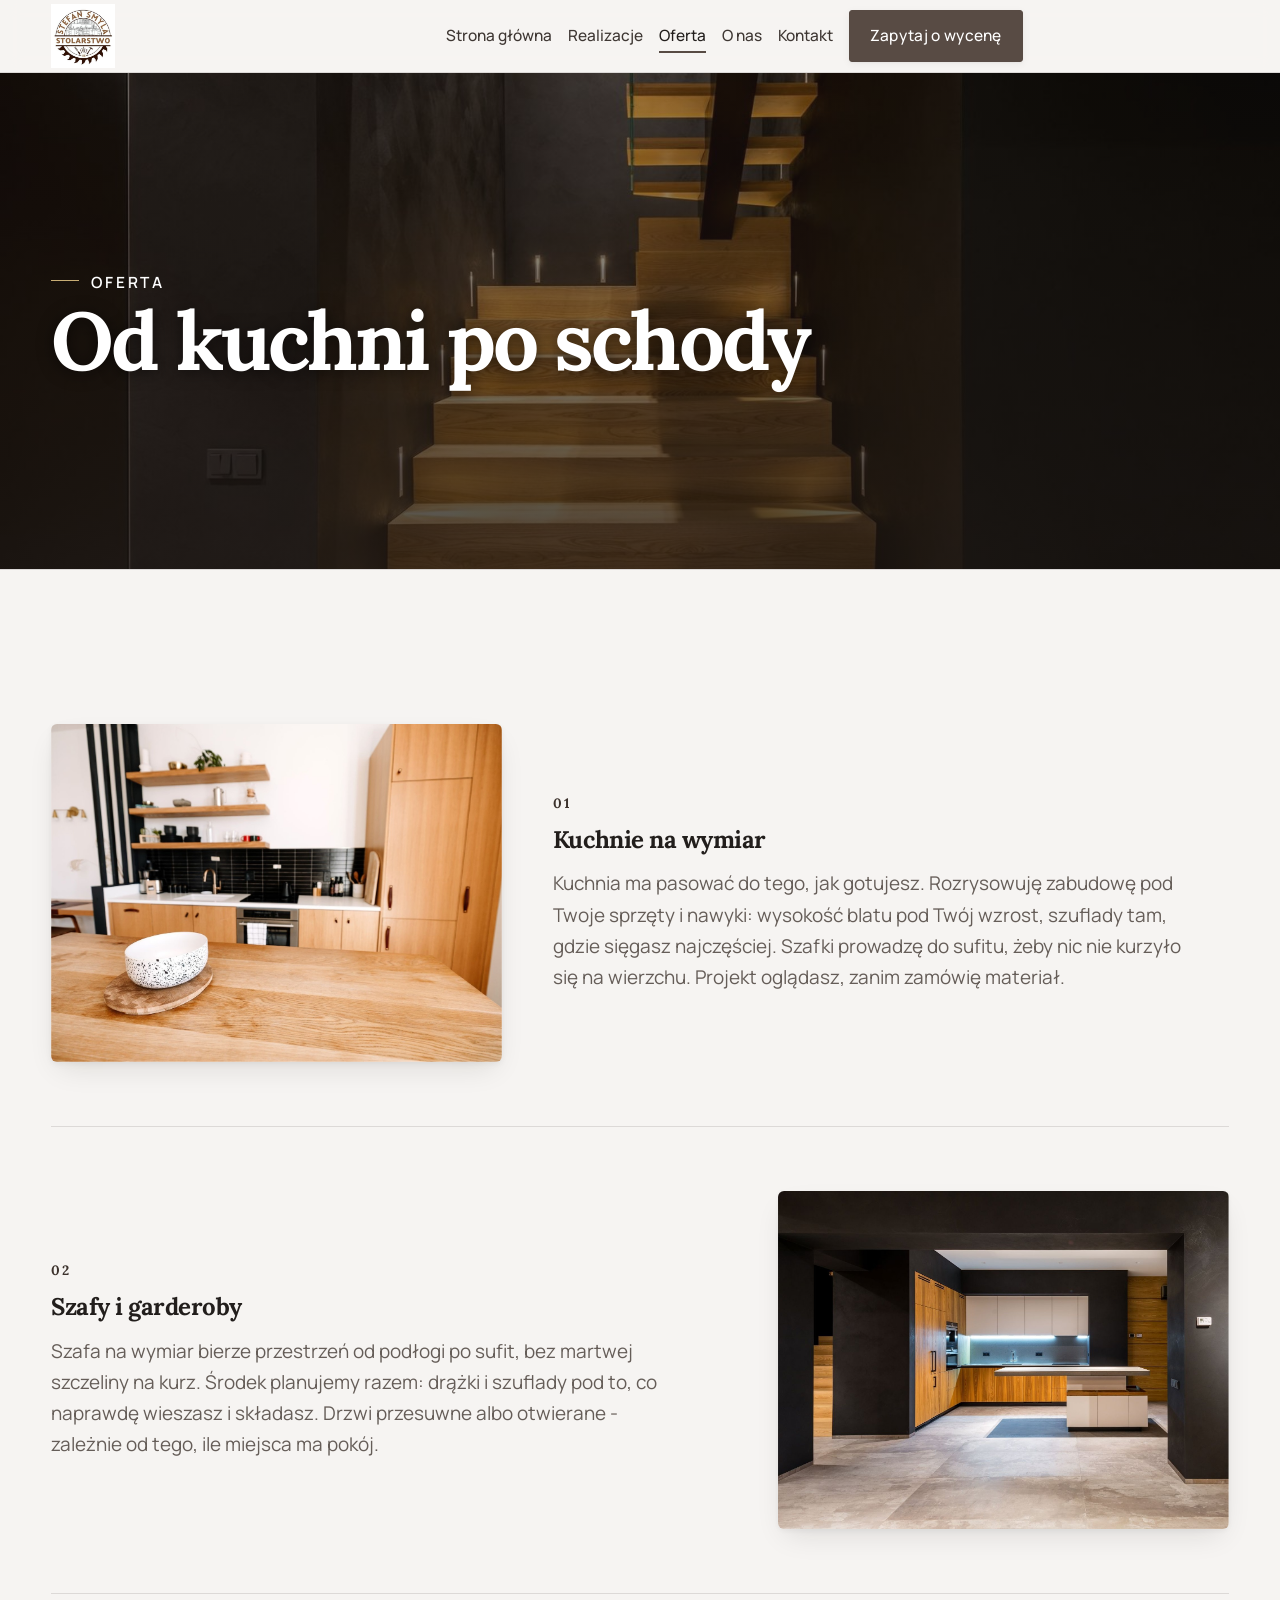
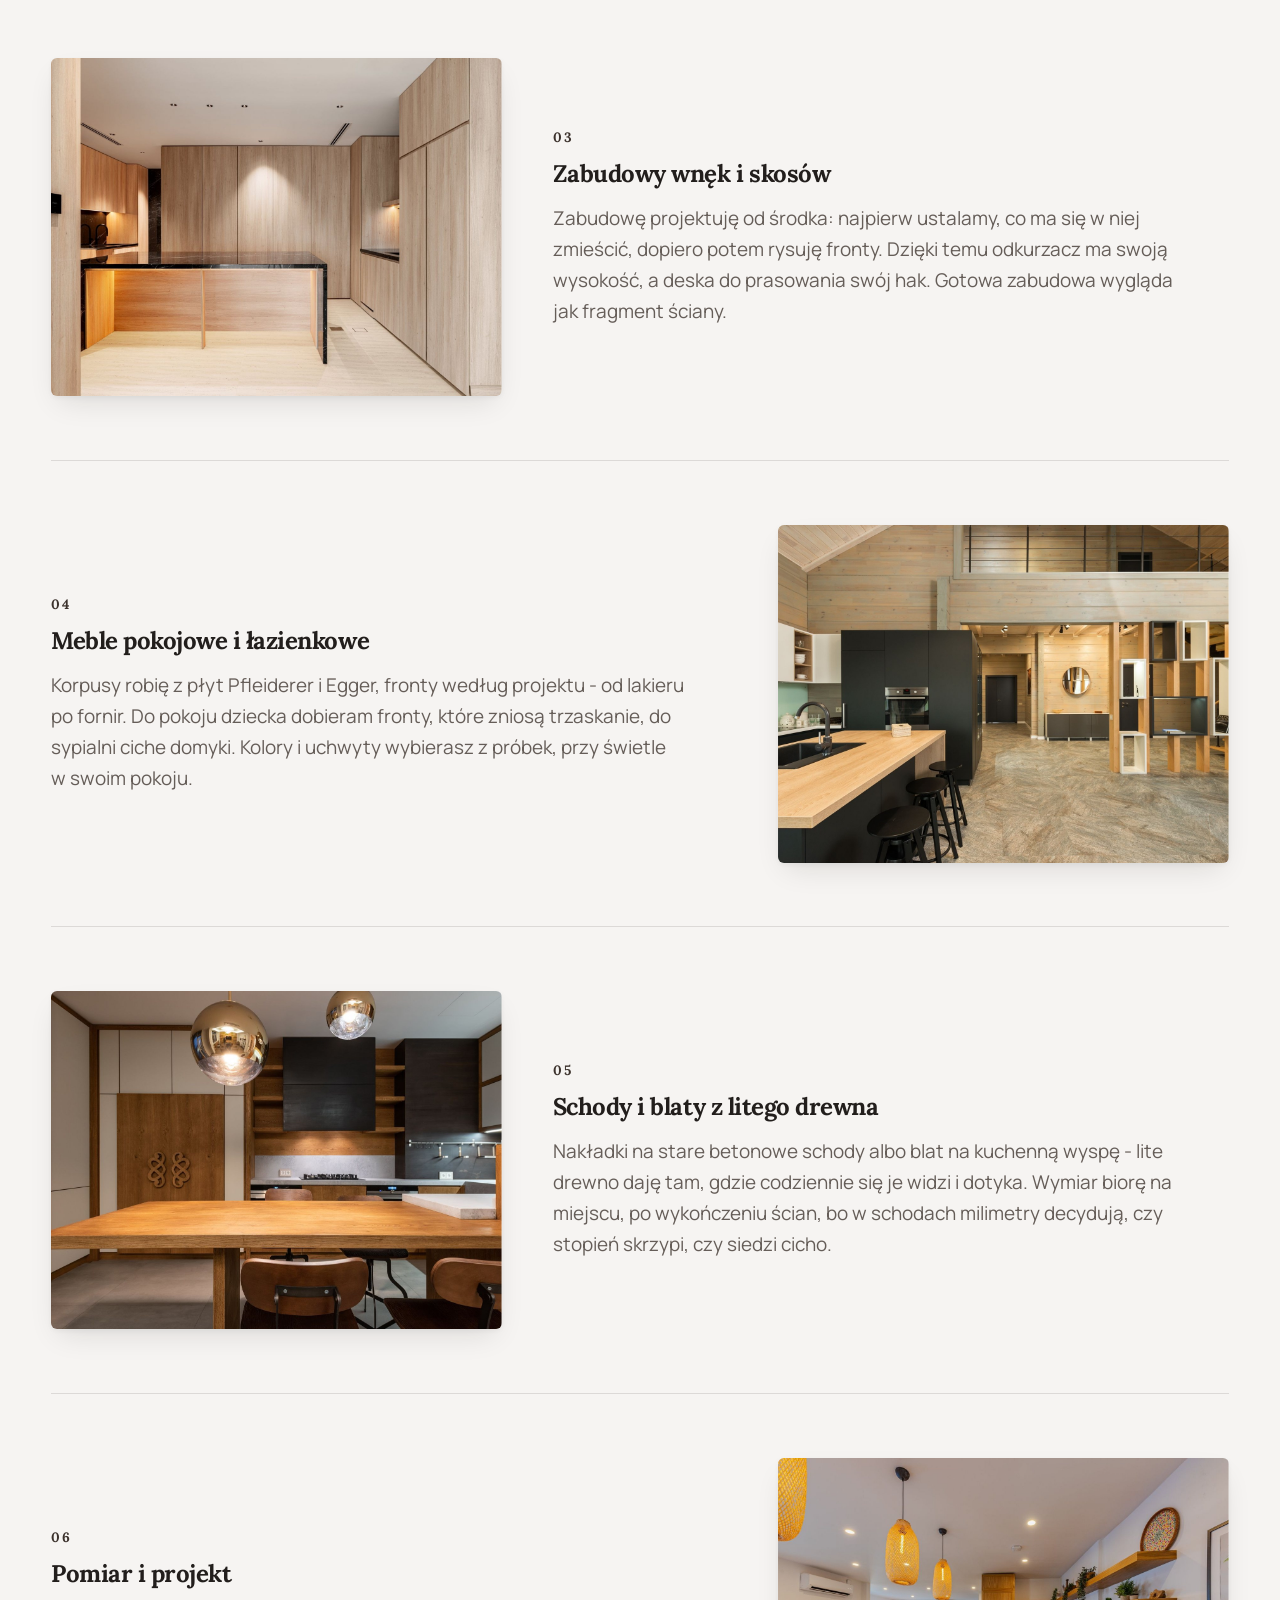
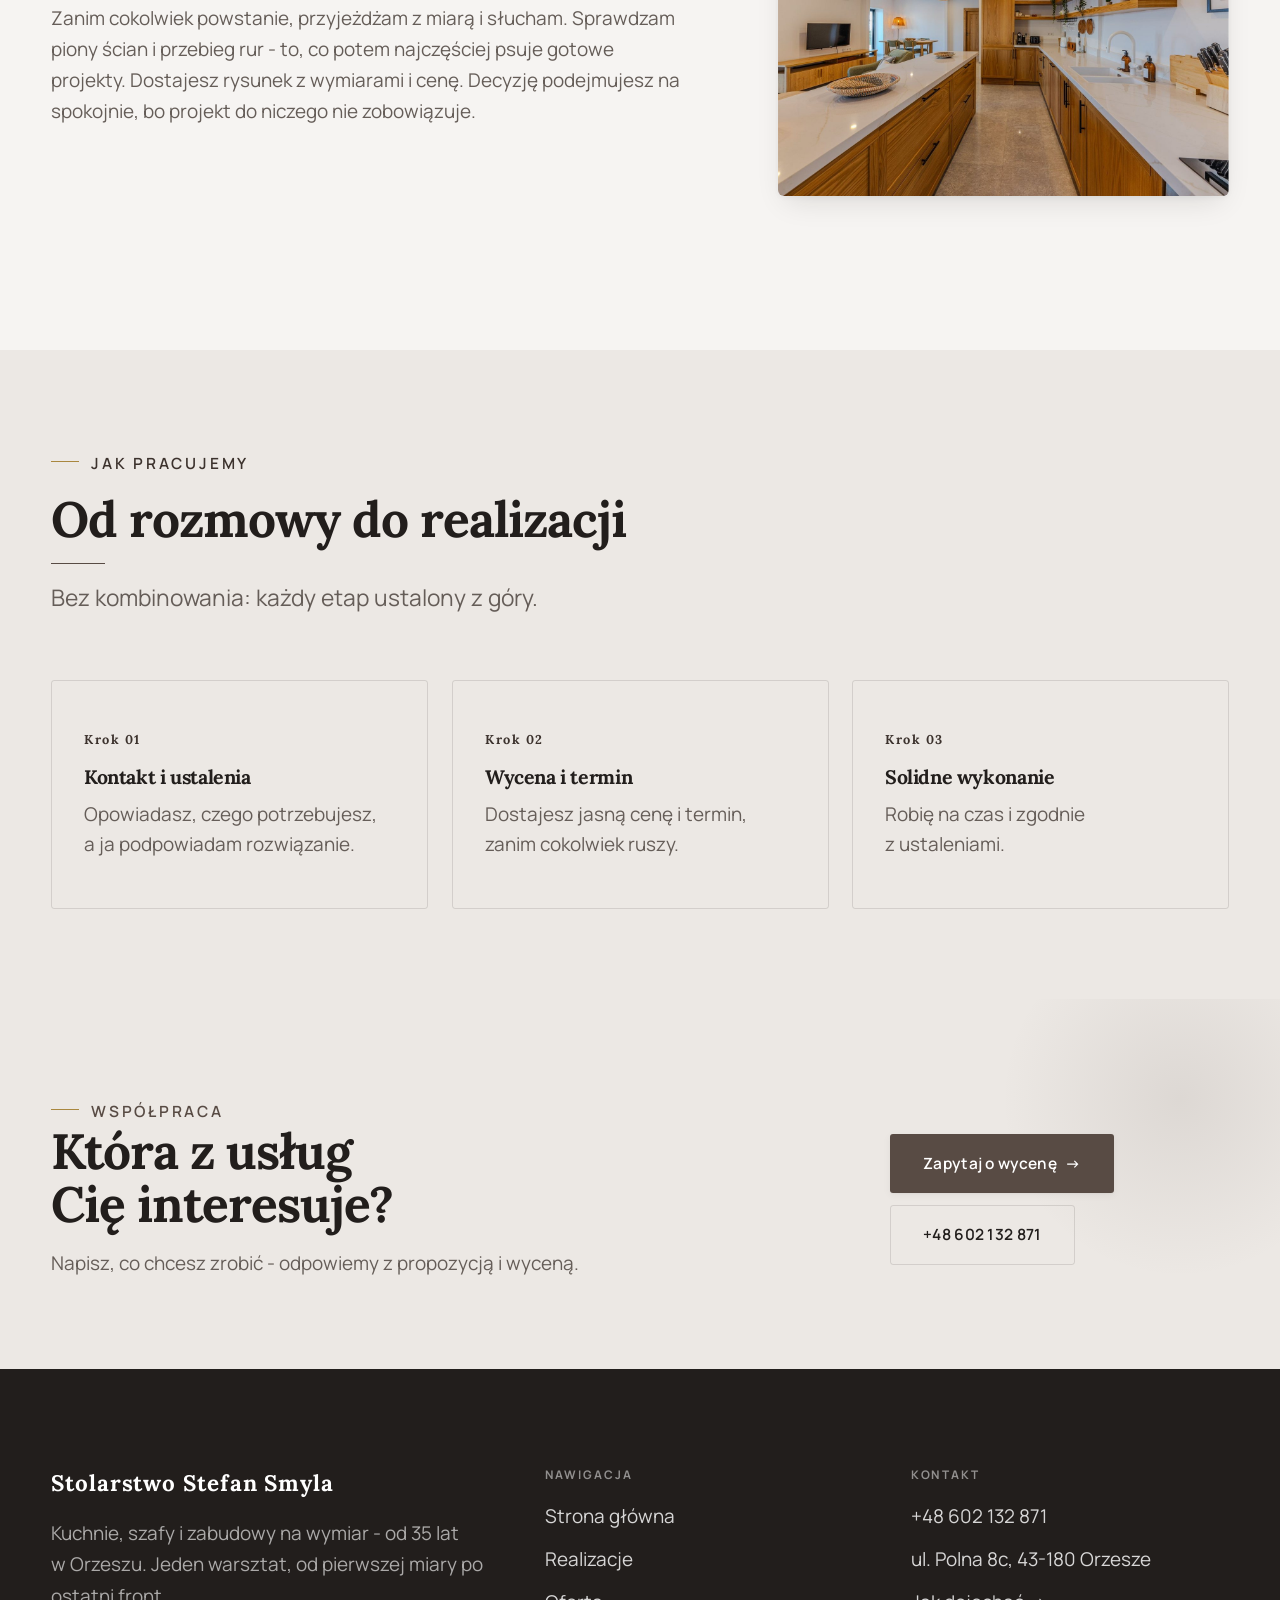
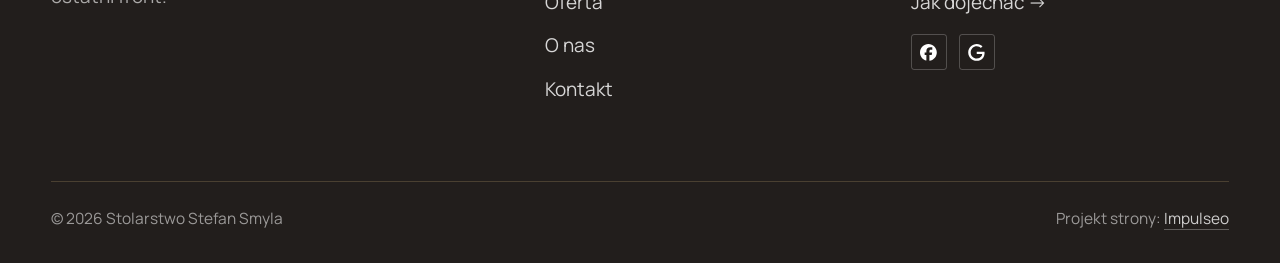
<file: oferta.html>
<!DOCTYPE html>
<html lang="pl">
<head>
<meta charset="UTF-8">
<meta name="viewport" content="width=device-width, initial-scale=1.0">
<title>Oferta - Stolarstwo Stefan Smyla</title>
<meta name="description" content="Meble na wymiar w Orzeszu: kuchnie, szafy i zabudowy pod Twoje wnętrze. Bezpłatny pomiar i projekt, jedna cena, montaż z gwarancją. Zadzwoń: +48 602 132 871.">
<link rel="canonical" href="https://kris20032.github.io/stolarstwo-smyla-stefan/oferta.html">
<meta name="robots" content="noindex, nofollow">
<meta property="og:type" content="website">
<meta property="og:locale" content="pl_PL">
<meta property="og:site_name" content="Stolarstwo Stefan Smyla">
<meta property="og:title" content="Oferta - Stolarstwo Stefan Smyla">
<meta property="og:description" content="Meble na wymiar w Orzeszu: kuchnie, szafy i zabudowy pod Twoje wnętrze. Bezpłatny pomiar i projekt, jedna cena, montaż z gwarancją. Zadzwoń: +48 602 132 871.">
<meta property="og:url" content="https://kris20032.github.io/stolarstwo-smyla-stefan/oferta.html">
<meta property="og:image" content="https://kris20032.github.io/stolarstwo-smyla-stefan/img/og.jpg">
<meta property="og:image:width" content="1200">
<meta property="og:image:height" content="630">
<meta name="twitter:card" content="summary_large_image">
<link rel="preconnect" href="https://fonts.googleapis.com">
<link rel="preconnect" href="https://fonts.gstatic.com" crossorigin>
<link href="https://fonts.googleapis.com/css2?family=Lora:wght@500;600;700&family=Manrope:wght@400;500;600&display=swap" rel="stylesheet">
<link rel="stylesheet" href="assets/styles.css?v=17754e81">
</head>
<body>

<header class="nav">
  <div class="wrap nav-inner">
    <a class="brand brand-has-logo" href="index.html"><img class="brand-logo" src="img/logo.jpg" alt="Stolarstwo Stefan Smyla" width="500" height="500" decoding="async"></a>
    <nav class="nav-links">
      <a href="index.html">Strona główna</a>
      <a href="realizacje.html">Realizacje</a>
      <a href="oferta.html" class="active" aria-current="page">Oferta</a>
      <a href="o-nas.html">O nas</a>
      <a href="kontakt.html">Kontakt</a>
      <a href="kontakt.html" class="btn btn-accent">Zapytaj o wycenę</a>
    </nav>
    <button class="nav-toggle" aria-label="Menu"><span></span><span></span><span></span></button>
  </div>
</header>

<main>
<section class="pagehead">
  <img src="img/g9.jpg" alt="Stolarstwo Stefan Smyla - Od kuchni po schody" width="1600" height="1068" decoding="async">
  <div class="wrap">
    <span class="eyebrow">Oferta</span>
    <h1>Od kuchni po schody</h1>
  </div>
</section>
<section>
  <div class="wrap">
    <div class="svc-row reveal">
      <div class="svc-row-art"><img src="img/g12.jpg" alt="Kuchnie na wymiar" loading="lazy" width="1600" height="1067" decoding="async"></div>
      <div>
        <span class="num">01</span>
        <h3>Kuchnie na wymiar</h3>
        <p class="muted">Kuchnia ma pasować do tego, jak gotujesz. Rozrysowuję zabudowę pod Twoje sprzęty i nawyki: wysokość blatu pod Twój wzrost, szuflady tam, gdzie sięgasz najczęściej. Szafki prowadzę do sufitu, żeby nic nie kurzyło się na wierzchu. Projekt oglądasz, zanim zamówię materiał.</p>
      </div>
    </div>
    <div class="svc-row rev reveal">
      <div class="svc-row-art"><img src="img/about.jpg" alt="Szafy i garderoby" loading="lazy" width="1600" height="1285" decoding="async"></div>
      <div>
        <span class="num">02</span>
        <h3>Szafy i garderoby</h3>
        <p class="muted">Szafa na wymiar bierze przestrzeń od podłogi po sufit, bez martwej szczeliny na kurz. Środek planujemy razem: drążki i szuflady pod to, co naprawdę wieszasz i składasz. Drzwi przesuwne albo otwierane - zależnie od tego, ile miejsca ma pokój.</p>
      </div>
    </div>
    <div class="svc-row reveal">
      <div class="svc-row-art"><img src="img/g5.jpg" alt="Zabudowy wnęk i skosów" loading="lazy" width="1600" height="1066" decoding="async"></div>
      <div>
        <span class="num">03</span>
        <h3>Zabudowy wnęk i skosów</h3>
        <p class="muted">Zabudowę projektuję od środka: najpierw ustalamy, co ma się w niej zmieścić, dopiero potem rysuję fronty. Dzięki temu odkurzacz ma swoją wysokość, a deska do prasowania swój hak. Gotowa zabudowa wygląda jak fragment ściany.</p>
      </div>
    </div>
    <div class="svc-row rev reveal">
      <div class="svc-row-art"><img src="img/g6.jpg" alt="Meble pokojowe i łazienkowe" loading="lazy" width="1600" height="1066" decoding="async"></div>
      <div>
        <span class="num">04</span>
        <h3>Meble pokojowe i łazienkowe</h3>
        <p class="muted">Korpusy robię z płyt Pfleiderer i Egger, fronty według projektu - od lakieru po fornir. Do pokoju dziecka dobieram fronty, które zniosą trzaskanie, do sypialni ciche domyki. Kolory i uchwyty wybierasz z próbek, przy świetle w swoim pokoju.</p>
      </div>
    </div>
    <div class="svc-row reveal">
      <div class="svc-row-art"><img src="img/g7.jpg" alt="Schody i blaty z litego drewna" loading="lazy" width="1600" height="1068" decoding="async"></div>
      <div>
        <span class="num">05</span>
        <h3>Schody i blaty z litego drewna</h3>
        <p class="muted">Nakładki na stare betonowe schody albo blat na kuchenną wyspę - lite drewno daję tam, gdzie codziennie się je widzi i dotyka. Wymiar biorę na miejscu, po wykończeniu ścian, bo w schodach milimetry decydują, czy stopień skrzypi, czy siedzi cicho.</p>
      </div>
    </div>
    <div class="svc-row rev reveal">
      <div class="svc-row-art"><img src="img/g8.jpg" alt="Pomiar i projekt" loading="lazy" width="1600" height="1066" decoding="async"></div>
      <div>
        <span class="num">06</span>
        <h3>Pomiar i projekt</h3>
        <p class="muted">Zanim cokolwiek powstanie, przyjeżdżam z miarą i słucham. Sprawdzam piony ścian i przebieg rur - to, co potem najczęściej psuje gotowe projekty. Dostajesz rysunek z wymiarami i cenę. Decyzję podejmujesz na spokojnie, bo projekt do niczego nie zobowiązuje.</p>
      </div>
    </div>
  </div>
</section>
<section class="trust">
  <div class="wrap">
    <div class="head reveal">
      <span class="eyebrow">Jak pracujemy</span>
      <h2>Od rozmowy do realizacji</h2>
      <p>Bez kombinowania: każdy etap ustalony z góry.</p>
    </div>
    <div class="svc-grid">
      <div class="svc reveal"><div class="ic">Krok 01</div><h3>Kontakt i ustalenia</h3><p>Opowiadasz, czego potrzebujesz, a ja podpowiadam rozwiązanie.</p></div>
      <div class="svc reveal"><div class="ic">Krok 02</div><h3>Wycena i termin</h3><p>Dostajesz jasną cenę i termin, zanim cokolwiek ruszy.</p></div>
      <div class="svc reveal"><div class="ic">Krok 03</div><h3>Solidne wykonanie</h3><p>Robię na czas i zgodnie z ustaleniami.</p></div>
    </div>
  </div>
</section>
<section class="cta">
  <div class="wrap">
    <div class="reveal">
      <span class="eyebrow">Współpraca</span>
      <h2>Która z usług Cię interesuje?</h2>
      <p>Napisz, co chcesz zrobić - odpowiemy z propozycją i wyceną.</p>
    </div>
    <div class="cta-actions reveal">
      <a href="kontakt.html" class="btn btn-light">Zapytaj o wycenę <span class="arr">→</span></a>
      <a href="tel:+48602132871" class="btn btn-ghost btn-ghost-cta">+48 602 132 871</a>
    </div>
  </div>
</section>
</main>

<footer>
  <div class="wrap">
    <div class="foot-grid">
      <div class="foot-brand">
        <div class="name">Stolarstwo Stefan Smyla</div>
        <p>Kuchnie, szafy i zabudowy na wymiar - od 35 lat w Orzeszu. Jeden warsztat, od pierwszej miary po ostatni front.</p>
      </div>
      <div class="foot-col">
        <h4>Nawigacja</h4>
        <a href="index.html">Strona główna</a>
        <a href="realizacje.html">Realizacje</a>
        <a href="oferta.html">Oferta</a>
        <a href="o-nas.html">O nas</a>
        <a href="kontakt.html">Kontakt</a>
      </div>
      <div class="foot-col">
        <h4>Kontakt</h4>
        <a href="tel:+48602132871">+48 602 132 871</a>
        <p>ul. Polna 8c, 43-180 Orzesze</p>
        <a href="https://maps.google.com/?cid=535643673864813505" target="_blank" rel="noopener">Jak dojechać →</a>
      <div class="foot-soc">
        <a class="soc" href="https://www.facebook.com/p/Stolarstwo-Stefan-Smyla-100037207881357/" target="_blank" rel="noopener" aria-label="Facebook - Stolarstwo Stefan Smyla"><svg viewBox="0 0 24 24" aria-hidden="true" focusable="false"><path d="M9.101 23.691v-7.98H6.627v-3.667h2.474v-1.58c0-4.085 1.848-5.978 5.858-5.978.401 0 .955.042 1.468.103a8.68 8.68 0 0 1 1.141.195v3.325a8.623 8.623 0 0 0-.653-.036 26.805 26.805 0 0 0-.733-.009c-.707 0-1.259.096-1.675.309a1.686 1.686 0 0 0-.679.622c-.258.42-.374.995-.374 1.752v1.297h3.919l-.386 2.103-.287 1.564h-3.246v8.245C19.396 23.238 24 18.179 24 12.044c0-6.627-5.373-12-12-12s-12 5.373-12 12c0 5.628 3.874 10.35 9.101 11.647Z" fill="currentColor"/></svg></a>
        <a class="soc" href="https://maps.google.com/?cid=535643673864813505" target="_blank" rel="noopener" aria-label="Google - Stolarstwo Stefan Smyla"><svg viewBox="0 0 24 24" aria-hidden="true" focusable="false"><path d="M12.48 10.92v3.28h7.84c-.24 1.84-.853 3.187-1.787 4.133-1.147 1.147-2.933 2.4-6.053 2.4-4.827 0-8.6-3.893-8.6-8.72s3.773-8.72 8.6-8.72c2.6 0 4.507 1.027 5.907 2.347l2.307-2.307C18.747 1.44 16.133 0 12.48 0 5.867 0 .307 5.387.307 12s5.56 12 12.173 12c3.573 0 6.267-1.173 8.373-3.36 2.16-2.16 2.84-5.213 2.84-7.667 0-.76-.053-1.467-.173-2.053H12.48z" fill="currentColor"/></svg></a>
      </div>
      </div>
    </div>
    <div class="foot-bot">
      <span>© 2026 Stolarstwo Stefan Smyla</span>
      <span>Projekt strony: <a class="foot-credit" href="https://impulseo.pl" target="_blank" rel="noopener">Impulseo</a></span>
    </div>
  </div>
</footer>
<div class="sticky-reserve"><a class="sr-book" href="kontakt.html">Zapytaj o wycenę</a><a class="sr-call" href="tel:+48602132871" aria-label="Zadzwoń"><svg class="ico-tel" width="16" height="16" viewBox="0 0 24 24" fill="none" aria-hidden="true"><path d="M6.6 10.8a15.5 15.5 0 0 0 6.6 6.6l2.2-2.2a1 1 0 0 1 1-.24 11.4 11.4 0 0 0 3.6.58 1 1 0 0 1 1 1V20a1 1 0 0 1-1 1A17 17 0 0 1 3 4a1 1 0 0 1 1-1h3.5a1 1 0 0 1 1 1c0 1.25.2 2.46.58 3.6a1 1 0 0 1-.25 1l-2.23 2.2Z" fill="currentColor"/></svg></a></div>
<div class="demo-wazne" data-do="2026-09-07" data-cykl="3" hidden><svg class="dw-ico" width="13" height="13" viewBox="0 0 24 24" fill="none" aria-hidden="true"><circle cx="12" cy="12" r="8.6" stroke="currentColor" stroke-width="1.8"/><path d="M12 7.2V12l3.3 2" stroke="currentColor" stroke-width="1.8" stroke-linecap="round"/></svg><span class="dw-txt"></span></div>

<script src="assets/main.js?v=175fb571"></script>
</body>
</html>
</file>
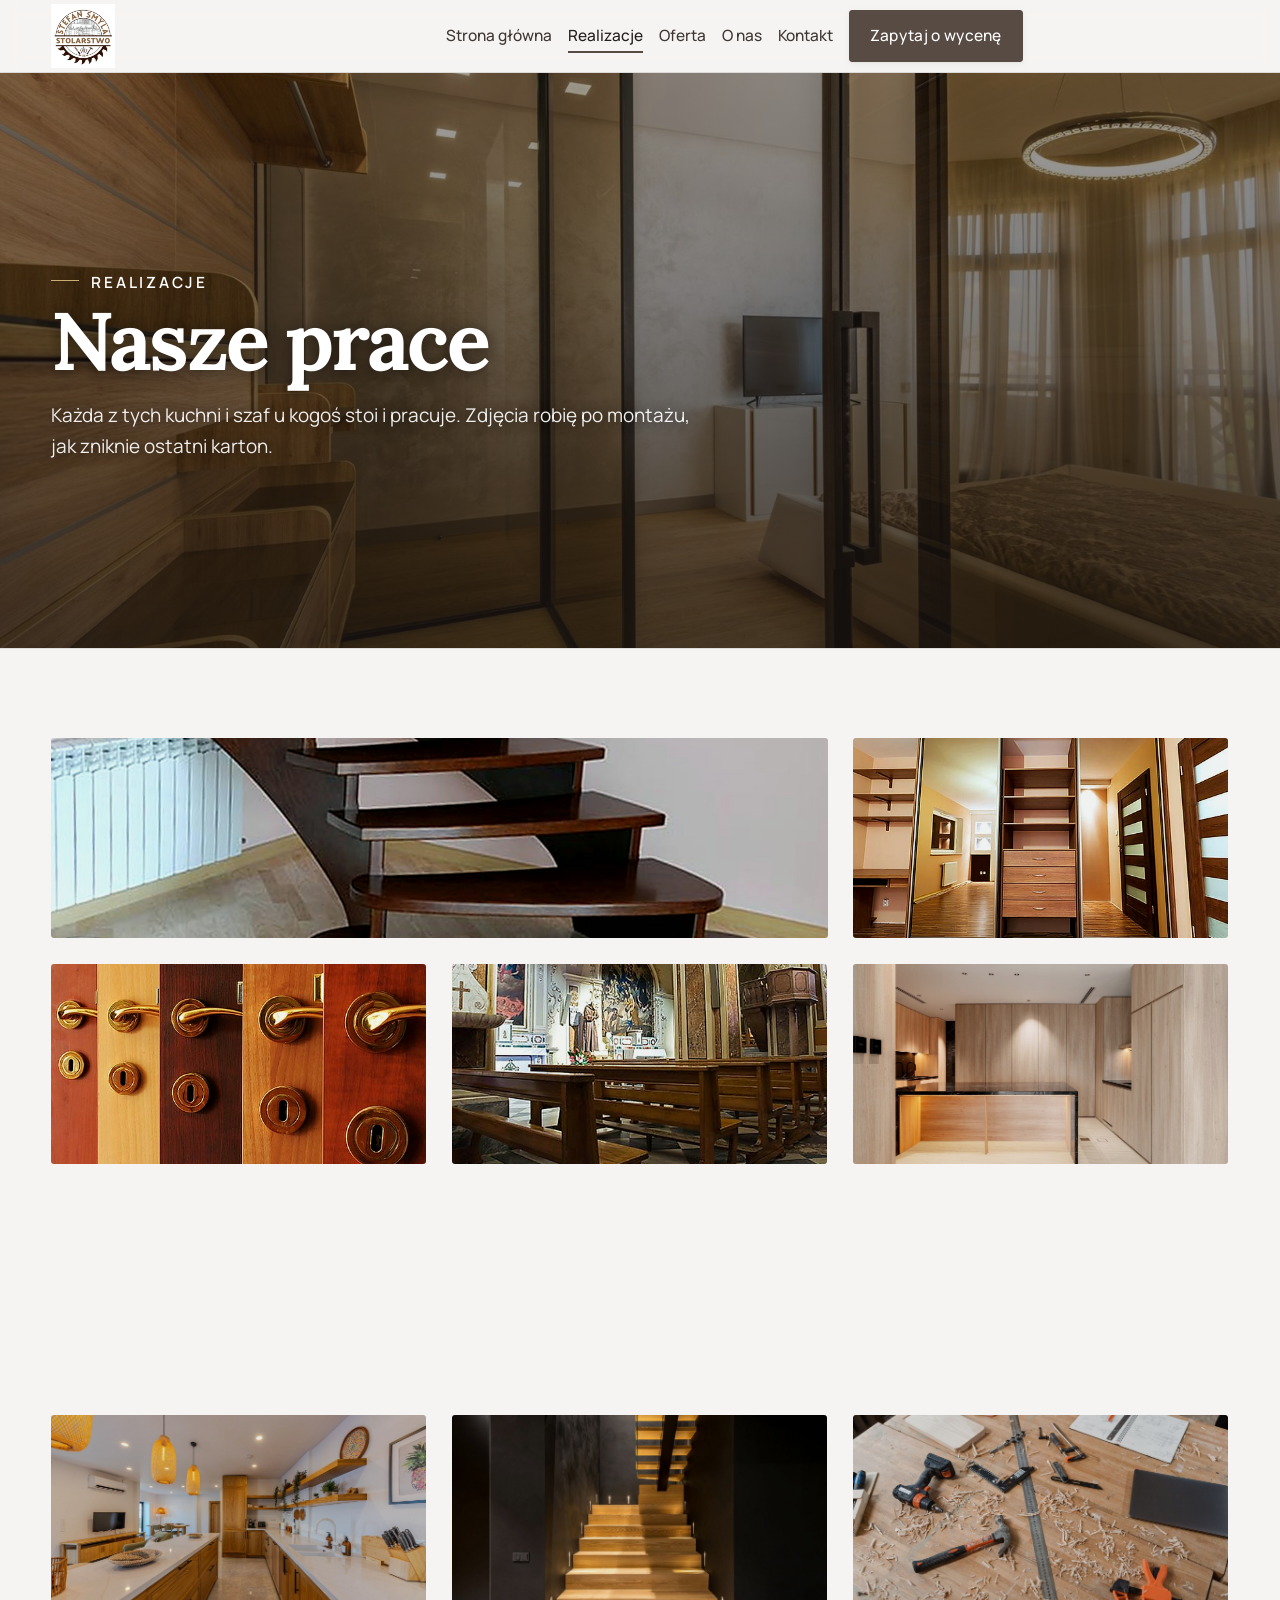
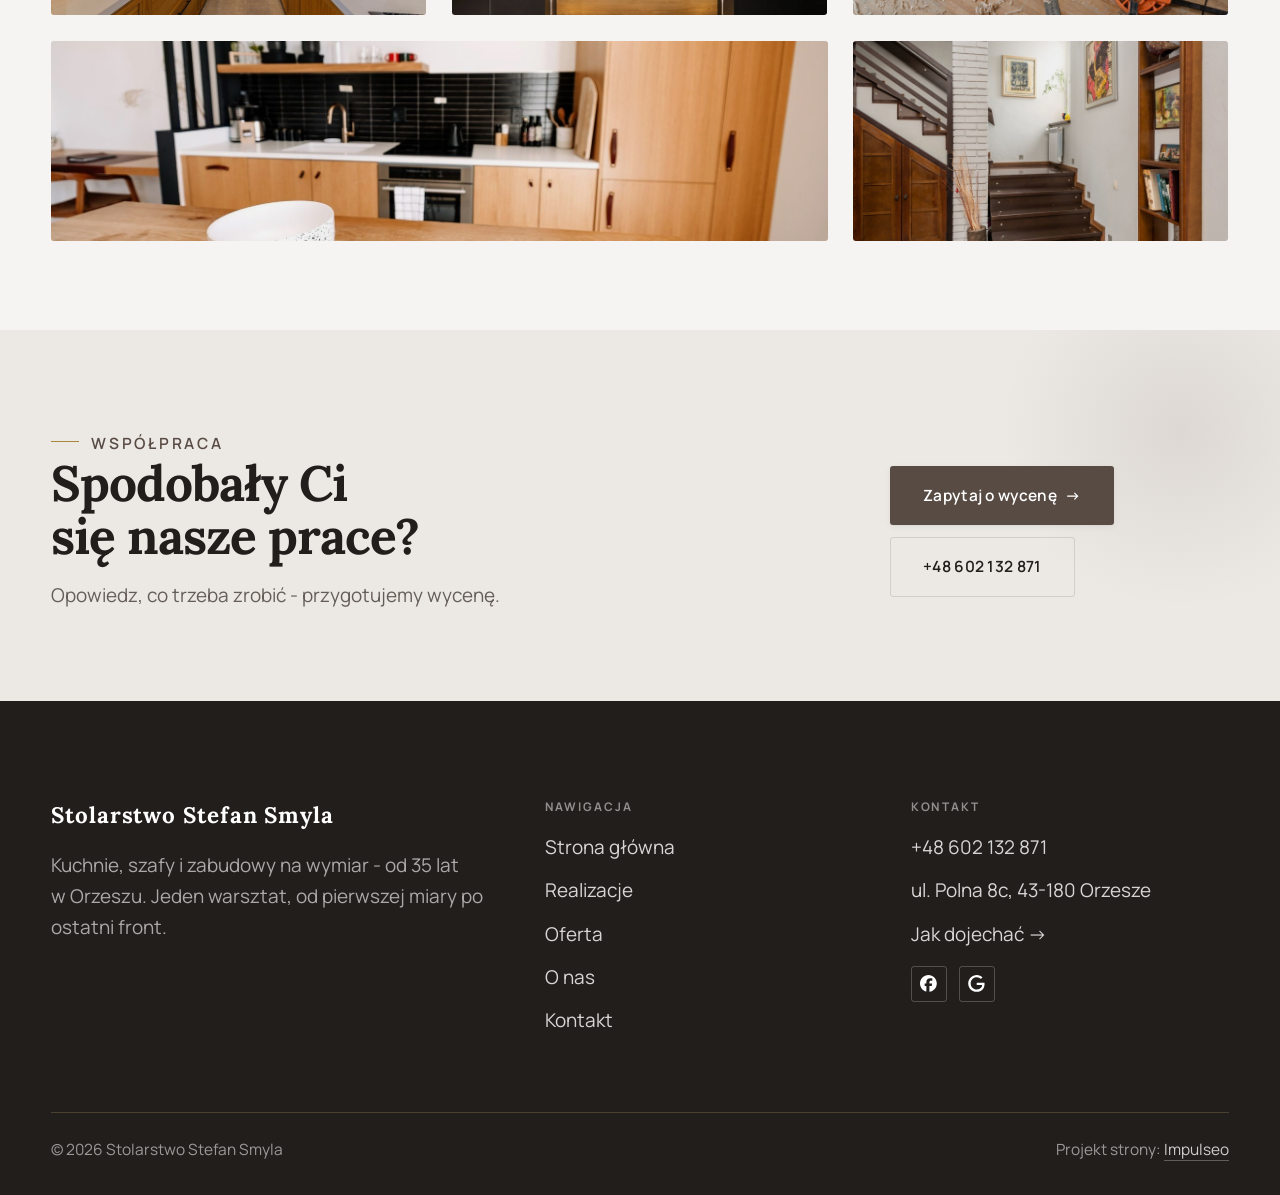
<file: realizacje.html>
<!DOCTYPE html>
<html lang="pl">
<head>
<meta charset="UTF-8">
<meta name="viewport" content="width=device-width, initial-scale=1.0">
<title>Realizacje - Stolarstwo Stefan Smyla</title>
<meta name="description" content="Realizacje Stolarstwo Stefan Smyla: Kuchnia na wymiar, Szafa wnękowa, Garderoba, Zabudowa pod skosem, Blat z litego drewna">
<link rel="canonical" href="https://kris20032.github.io/stolarstwo-smyla-stefan/realizacje.html">
<meta name="robots" content="noindex, nofollow">
<meta property="og:type" content="website">
<meta property="og:locale" content="pl_PL">
<meta property="og:site_name" content="Stolarstwo Stefan Smyla">
<meta property="og:title" content="Realizacje - Stolarstwo Stefan Smyla">
<meta property="og:description" content="Realizacje Stolarstwo Stefan Smyla: Kuchnia na wymiar, Szafa wnękowa, Garderoba, Zabudowa pod skosem, Blat z litego drewna">
<meta property="og:url" content="https://kris20032.github.io/stolarstwo-smyla-stefan/realizacje.html">
<meta property="og:image" content="https://kris20032.github.io/stolarstwo-smyla-stefan/img/og.jpg">
<meta property="og:image:width" content="1200">
<meta property="og:image:height" content="630">
<meta name="twitter:card" content="summary_large_image">
<link rel="preconnect" href="https://fonts.googleapis.com">
<link rel="preconnect" href="https://fonts.gstatic.com" crossorigin>
<link href="https://fonts.googleapis.com/css2?family=Lora:wght@500;600;700&family=Manrope:wght@400;500;600&display=swap" rel="stylesheet">
<link rel="stylesheet" href="assets/styles.css?v=17754e81">
</head>
<body>

<header class="nav">
  <div class="wrap nav-inner">
    <a class="brand brand-has-logo" href="index.html"><img class="brand-logo" src="img/logo.jpg" alt="Stolarstwo Stefan Smyla" width="500" height="500" decoding="async"></a>
    <nav class="nav-links">
      <a href="index.html">Strona główna</a>
      <a href="realizacje.html" class="active" aria-current="page">Realizacje</a>
      <a href="oferta.html">Oferta</a>
      <a href="o-nas.html">O nas</a>
      <a href="kontakt.html">Kontakt</a>
      <a href="kontakt.html" class="btn btn-accent">Zapytaj o wycenę</a>
    </nav>
    <button class="nav-toggle" aria-label="Menu"><span></span><span></span><span></span></button>
  </div>
</header>

<main>
<section class="pagehead">
  <img src="img/g11.jpg" alt="Stolarstwo Stefan Smyla - Nasze prace" width="1600" height="1068" decoding="async">
  <div class="wrap">
    <span class="eyebrow">Realizacje</span>
    <h1>Nasze prace</h1>
    <p>Każda z tych kuchni i szaf u kogoś stoi i pracuje. Zdjęcia robię po montażu, jak zniknie ostatni karton.</p>
  </div>
</section>
<section>
  <div class="wrap">
    <div class="gallery">
      <div class="tile t-two3 reveal"><img src="img/g1.jpg" alt="Stolarstwo Stefan Smyla" loading="lazy" width="1110" height="550" decoding="async"></div>
      <div class="tile t-third reveal"><img src="img/g2.jpg" alt="Stolarstwo Stefan Smyla" loading="lazy" width="1160" height="774" decoding="async"></div>
      <div class="tile t-third reveal"><img src="img/g3.jpg" alt="Stolarstwo Stefan Smyla" loading="lazy" width="1160" height="696" decoding="async"></div>
      <div class="tile t-third reveal"><img src="img/g4.jpg" alt="Stolarstwo Stefan Smyla" loading="lazy" width="1160" height="582" decoding="async"></div>
      <div class="tile t-third reveal"><img src="img/g5.jpg" alt="Stolarstwo Stefan Smyla" loading="lazy" width="1600" height="1066" decoding="async"></div>
      <div class="tile t-third reveal"><img src="img/g6.jpg" alt="Stolarstwo Stefan Smyla" loading="lazy" width="1600" height="1066" decoding="async"></div>
      <div class="tile t-two3 reveal"><img src="img/g7.jpg" alt="Stolarstwo Stefan Smyla" loading="lazy" width="1600" height="1068" decoding="async"></div>
      <div class="tile t-third reveal"><img src="img/g8.jpg" alt="Stolarstwo Stefan Smyla" loading="lazy" width="1600" height="1066" decoding="async"></div>
      <div class="tile t-third reveal"><img src="img/g9.jpg" alt="Stolarstwo Stefan Smyla" loading="lazy" width="1600" height="1068" decoding="async"></div>
      <div class="tile t-third reveal"><img src="img/g10.jpg" alt="Stolarstwo Stefan Smyla" loading="lazy" width="1600" height="1066" decoding="async"></div>
      <div class="tile t-two3 reveal"><img src="img/g12.jpg" alt="Stolarstwo Stefan Smyla" loading="lazy" width="1600" height="1067" decoding="async"></div>
      <div class="tile t-third reveal"><img src="img/g13.jpg" alt="Stolarstwo Stefan Smyla" loading="lazy" width="1600" height="1068" decoding="async"></div>
    </div>
  </div>
</section>
<section class="cta">
  <div class="wrap">
    <div class="reveal">
      <span class="eyebrow">Współpraca</span>
      <h2>Spodobały Ci się nasze prace?</h2>
      <p>Opowiedz, co trzeba zrobić - przygotujemy wycenę.</p>
    </div>
    <div class="cta-actions reveal">
      <a href="kontakt.html" class="btn btn-light">Zapytaj o wycenę <span class="arr">→</span></a>
      <a href="tel:+48602132871" class="btn btn-ghost btn-ghost-cta">+48 602 132 871</a>
    </div>
  </div>
</section>
</main>

<footer>
  <div class="wrap">
    <div class="foot-grid">
      <div class="foot-brand">
        <div class="name">Stolarstwo Stefan Smyla</div>
        <p>Kuchnie, szafy i zabudowy na wymiar - od 35 lat w Orzeszu. Jeden warsztat, od pierwszej miary po ostatni front.</p>
      </div>
      <div class="foot-col">
        <h4>Nawigacja</h4>
        <a href="index.html">Strona główna</a>
        <a href="realizacje.html">Realizacje</a>
        <a href="oferta.html">Oferta</a>
        <a href="o-nas.html">O nas</a>
        <a href="kontakt.html">Kontakt</a>
      </div>
      <div class="foot-col">
        <h4>Kontakt</h4>
        <a href="tel:+48602132871">+48 602 132 871</a>
        <p>ul. Polna 8c, 43-180 Orzesze</p>
        <a href="https://maps.google.com/?cid=535643673864813505" target="_blank" rel="noopener">Jak dojechać →</a>
      <div class="foot-soc">
        <a class="soc" href="https://www.facebook.com/p/Stolarstwo-Stefan-Smyla-100037207881357/" target="_blank" rel="noopener" aria-label="Facebook - Stolarstwo Stefan Smyla"><svg viewBox="0 0 24 24" aria-hidden="true" focusable="false"><path d="M9.101 23.691v-7.98H6.627v-3.667h2.474v-1.58c0-4.085 1.848-5.978 5.858-5.978.401 0 .955.042 1.468.103a8.68 8.68 0 0 1 1.141.195v3.325a8.623 8.623 0 0 0-.653-.036 26.805 26.805 0 0 0-.733-.009c-.707 0-1.259.096-1.675.309a1.686 1.686 0 0 0-.679.622c-.258.42-.374.995-.374 1.752v1.297h3.919l-.386 2.103-.287 1.564h-3.246v8.245C19.396 23.238 24 18.179 24 12.044c0-6.627-5.373-12-12-12s-12 5.373-12 12c0 5.628 3.874 10.35 9.101 11.647Z" fill="currentColor"/></svg></a>
        <a class="soc" href="https://maps.google.com/?cid=535643673864813505" target="_blank" rel="noopener" aria-label="Google - Stolarstwo Stefan Smyla"><svg viewBox="0 0 24 24" aria-hidden="true" focusable="false"><path d="M12.48 10.92v3.28h7.84c-.24 1.84-.853 3.187-1.787 4.133-1.147 1.147-2.933 2.4-6.053 2.4-4.827 0-8.6-3.893-8.6-8.72s3.773-8.72 8.6-8.72c2.6 0 4.507 1.027 5.907 2.347l2.307-2.307C18.747 1.44 16.133 0 12.48 0 5.867 0 .307 5.387.307 12s5.56 12 12.173 12c3.573 0 6.267-1.173 8.373-3.36 2.16-2.16 2.84-5.213 2.84-7.667 0-.76-.053-1.467-.173-2.053H12.48z" fill="currentColor"/></svg></a>
      </div>
      </div>
    </div>
    <div class="foot-bot">
      <span>© 2026 Stolarstwo Stefan Smyla</span>
      <span>Projekt strony: <a class="foot-credit" href="https://impulseo.pl" target="_blank" rel="noopener">Impulseo</a></span>
    </div>
  </div>
</footer>
<div class="sticky-reserve"><a class="sr-book" href="kontakt.html">Zapytaj o wycenę</a><a class="sr-call" href="tel:+48602132871" aria-label="Zadzwoń"><svg class="ico-tel" width="16" height="16" viewBox="0 0 24 24" fill="none" aria-hidden="true"><path d="M6.6 10.8a15.5 15.5 0 0 0 6.6 6.6l2.2-2.2a1 1 0 0 1 1-.24 11.4 11.4 0 0 0 3.6.58 1 1 0 0 1 1 1V20a1 1 0 0 1-1 1A17 17 0 0 1 3 4a1 1 0 0 1 1-1h3.5a1 1 0 0 1 1 1c0 1.25.2 2.46.58 3.6a1 1 0 0 1-.25 1l-2.23 2.2Z" fill="currentColor"/></svg></a></div>
<div class="demo-wazne" data-do="2026-09-07" data-cykl="3" hidden><svg class="dw-ico" width="13" height="13" viewBox="0 0 24 24" fill="none" aria-hidden="true"><circle cx="12" cy="12" r="8.6" stroke="currentColor" stroke-width="1.8"/><path d="M12 7.2V12l3.3 2" stroke="currentColor" stroke-width="1.8" stroke-linecap="round"/></svg><span class="dw-txt"></span></div>

<script src="assets/main.js?v=175fb571"></script>
</body>
</html>
</file>
<file: assets/styles.css>
/* ============================================================
   STOLBASZ — premium, architektoniczny B2B fit-out
   Jasna paleta, chłodny brąz + ultra delikatne złoto. System wg premium-web-craft.
   Projekt strony: Impulseo (impulseo.pl)
   ============================================================ */

:root{
  /* PALETA - chlodny braz (przydymiony orzech), zloto TYLKO na wloskowate detale */
  --paper:#F6F4F2;          /* glowne tlo - biel z ledwie wyczuwalnym cieplem */
  --paper-2:#ECE8E4;        /* sekcje alternatywne */
  --paper-3:#E1DCD7;        /* delikatne wypelnienia */
  --ink:#221E1C;            /* tekst glowny - grafit z brazowym podkladem */
  --ink-soft:#3E3733;       /* naglowki drugorzedne */
  --muted:#655D58;          /* tekst poboczny */
  --line:rgba(34,30,28,.12);/* hairline */
  --accent:#584B44;         /* chlodny, wyszarzony braz - jedyny akcent */
  --accent-d:#3C322D;
  --accent-soft:rgba(88,75,68,.10);
  --dark:#221E1C;           /* sekcje ciemne (stopka/CTA) */
  /* ZLOTO - wylacznie 1px kreski i obramowania, NIGDY tlo ani litera.
     Dwa warianty, bo na jasnym papierze jasne zloto znika, a na ciemnym tle ciemne brudzi. */
  --gold:#A9873F;           /* na jasnym tle (kontrast 3.1 - widac kreske, nie krzyczy) */
  --gold-lt:#C8AD74;        /* na ciemnym tle (stopka, zdjecie w hero) */

  /* HOVER ZDJĘĆ — JEDEN standard dla całego silnika (decyzja K. 04.08.2026, artefakt z wariantami).
     AKTUALNE (K.+Szymon 09.08.2026, wybór z artefaktu 6 wariantów): zoom 1.05 przy 1.4s -
     przy tak długim czasie mocniejszy kadr NIE skacze, tylko „oddycha". Poprzedni standard
     (1.02 / .55s z 04.08) odbierany jako dynamiczny i szybki.
     Spoczynek lekko przygaszony, ale TYLKO tam, gdzie jest mysz (@media hover:hover) —
     na telefonie zdjęcia zostają w pełnej jasności. */
  --img-zoom:1.05;                   /* K.+Szymon 09.08: wariant F z artefaktu porównawczego */
  --img-rest:brightness(.95) saturate(.99);
  --img-hot:brightness(1.06) saturate(1.05);
  --img-dur:1.4s;                    /* K.+Szymon 09.08 (wariant F): powoli = elegancko */
  --img-ease:cubic-bezier(.16,.84,.44,1);  /* miękki ogon, efekt „oddychania" */

  /* ODSTĘPY — skala 4/8 */
  --space-1:4px; --space-2:8px; --space-3:12px; --space-4:16px; --space-5:24px;
  --space-6:32px; --space-7:48px; --space-8:64px; --space-9:96px; --space-10:128px;

  /* TYPOGRAFIA — fluid clamp() (skala podbita 16.07.2026: większe, czytelniejsze litery — uwaga Adama) */
  --text-sm:clamp(.9rem,.87rem + .12vw,1rem);
  --text-base:clamp(1.08rem,1.04rem + .18vw,1.2rem);
  --text-lg:clamp(1.24rem,1.15rem + .34vw,1.44rem);
  --text-h3:clamp(1.34rem,1.22rem + .55vw,1.66rem);
  --text-h2:clamp(2.1rem,1.66rem + 2.1vw,3.1rem);
  --text-h1:clamp(2.9rem,2.1rem + 4vw,5.1rem);

  /* PROMIENIE — architektoniczne, raczej ostre */
  --r-sm:3px; --r-md:6px; --r-lg:10px;

  /* RUCH */
  --ease:cubic-bezier(.25,.46,.45,.94); --dur:.24s;

  /* CIENIE — miękkie, warstwowe */
  --sh-sm:0 1px 2px rgba(28,22,18,.04), 0 2px 8px rgba(28,22,18,.05);
  --sh-md:0 2px 6px rgba(28,22,18,.05), 0 12px 28px -8px rgba(28,22,18,.12);
  --sh-lg:0 6px 14px rgba(28,22,18,.07), 0 26px 56px -18px rgba(28,22,18,.22);

  --hairline:1px solid var(--line);

  --font-display:'Lora',serif;
  --font-body:'Manrope',sans-serif;
}

*{box-sizing:border-box;margin:0;padding:0}
html{scroll-behavior:smooth}
body{
  font-family:var(--font-body);
  font-size:var(--text-base);
  line-height:1.65;
  color:var(--ink);
  background:var(--paper);
  -webkit-font-smoothing:antialiased;
  text-rendering:optimizeLegibility;
}
img{max-width:100%;height:auto;display:block}  /* height:auto = width/height z atrybutów trzyma proporcje (TOP#12) */
a{color:inherit;text-decoration:none}

.wrap{width:min(92%,1180px);margin-inline:auto}
section{padding-block:clamp(52px,6.5vw,96px)}

h1,h2,h3{font-family:var(--font-display);font-weight:700;line-height:1.08;letter-spacing:-.02em;color:var(--ink)}
h1{font-size:var(--text-h1);letter-spacing:-.035em}
h2{font-size:var(--text-h2);letter-spacing:-.025em}
h3{font-size:var(--text-h3)}
/* MIARA — długość wiersza. WCAG 2.2 SC 1.4.8: max 80 znaków; Butterick: 45–90.
   68ch daje realnie 72–78 znaków polskiego tekstu, czyli z zapasem pod granicą.
   Wcześniej limit miał TYLKO <p> — <li>, <blockquote> i <dd> nie miały żadnego,
   i to jedyny powód, dla którego 23 bloki na dwóch oddanych stronach jadą po
   83–106 znaków w wierszu (pomiar 07.08.2026, bramka `miara`).
   ⚠️ Listy i definicje ograniczamy TYLKO bez klasy: `ul`/`ol` z klasą to u nas
   układ (siatki kafli, menu), a nie tekst ciągły — tam miarę wyznacza układ. */
/* 60ch, nie 68ch (K. 10.08): po zmianie fontów na węższe kroje (DM Sans i spółka)
   w 68ch mieściło się ~90 znaków - bramka pikselowa słusznie zgłaszała przekroczenie
   granicy 80. Pomiar na żywej przeglądarce: 60ch = 90 znaków, 53ch = ~78 znaków, czyli normę WCAG 1.4.8. */
:root{ --miara:53ch }
p{max-width:min(100%,var(--miara))}
blockquote,
ul:not([class])>li, ol:not([class])>li,
dl:not([class])>dd{max-width:min(100%,var(--miara))}

/* ⚠️ Świadomie BEZ wyjątku `.tile p,.card p,.svc p{max-width:none}`, choć nasuwa się sam:
   te akapity BYŁY już ograniczone (stare `p{max-width:65ch}`), więc „wyjątek" nie odblokowałby
   niczego nowego — tylko ROZLUŹNIŁ stan sprzed zmiany na wszystkich demach naraz.
   `figcaption` żadna z reguł wyżej nie dotyczy, więc też nie potrzebuje zwolnienia. */

/* ŁAMANIE. `balance` wyrównuje długości wierszy w nagłówku, `pretty` pilnuje ostatniego
   wiersza akapitu, żeby nie został w nim jeden wyraz. Obsługiwane od Chrome 117 /
   Safari 17.5; starsze przeglądarki po prostu ignorują tę własność.
   `text-wrap:pretty` nie występowało dotąd ANI RAZ w silniku ani w repo klientów. */
h1,h2,h3,.lead,.lede{text-wrap:balance}
p,li,blockquote,dd{text-wrap:pretty}

.eyebrow{
  font-family:var(--font-body);
  font-size:var(--text-sm);
  font-weight:600;
  letter-spacing:.18em;
  text-transform:uppercase;
  color:var(--accent);
  display:inline-flex;align-items:center;gap:var(--space-3);
}
/* flex:none + margin-top = kreska trzyma się PIERWSZEJ linii. Wcześniej align-items:center
   centrowało ją względem całego bloku i przy zawinięciu (długi kicker typu
   „…WNĘTRZ · LESZNO · OD 2019") druga linia lądowała z brzydkim wcięciem. */
.eyebrow{align-items:flex-start}
.eyebrow>*,.eyebrow{text-wrap:balance}   /* dlugi kicker lamal sie na sierote typu samo „2019" w drugiej linii */
/* Zlota kreska przy kickerze - jedyny zloty akcent na jasnych sekcjach.
   28x1 px, cztery sztuki na stronie: ma blyszczec w kadrze, nie rzadzic nim. */
.eyebrow::before{content:"";width:28px;height:1px;background:var(--gold);display:inline-block;flex:none;margin-top:.62em}

.muted{color:var(--muted)}
.lead{font-size:var(--text-lg);line-height:1.55;color:var(--ink-soft);max-width:50ch}

/* ---------- BUTTONS ---------- */
.btn{
  display:inline-flex;align-items:center;gap:var(--space-2);
  font-weight:600;font-size:var(--text-sm);letter-spacing:.02em;
  padding:var(--space-4) var(--space-6);
  border-radius:var(--r-sm);
  transition:transform var(--dur) var(--ease),box-shadow var(--dur) var(--ease),background var(--dur) var(--ease);
  cursor:pointer;border:1px solid transparent;
}
.btn-accent{background:var(--accent);color:#fff;box-shadow:var(--sh-sm)}
.btn-accent:hover{background:var(--accent-d);transform:translateY(-2px);box-shadow:var(--sh-md)}
.btn-accent:active{transform:translateY(0);box-shadow:var(--sh-sm)}
.btn-ghost{background:transparent;color:var(--ink);border-color:var(--line)}
.btn-ghost:hover{border-color:var(--accent);color:var(--accent);transform:translateY(-2px)}
.btn-light{background:#fff;color:var(--ink);box-shadow:var(--sh-sm)}
.btn-light:hover{transform:translateY(-2px);box-shadow:var(--sh-md)}
.btn .arr{transition:transform var(--dur) var(--ease)}
.btn:hover .arr{transform:translateX(4px)}

/* ---------- NAV ---------- */
.nav{
  position:sticky;top:0;z-index:50;
  background:color-mix(in srgb,var(--paper) 88%,transparent);
  backdrop-filter:saturate(140%) blur(10px);
  border-bottom:var(--hairline);
}
.nav-inner{display:flex;align-items:center;justify-content:space-between;gap:var(--space-5);height:72px}
/* ANTY-NACHODZENIE (K. 05.08.2026): długa nazwa firmy + przycisk z pełnym numerem nie mieściły się w pasku
   i flex ściskał linki PONIŻEJ ich treści - "Kontakt" wchodził na ramkę "Zadzwoń +48 ...". Teraz ustępuje
   nazwa marki (skrót wielokropkiem), a menu i przycisk nigdy się nie kurczą ani nie zachodzą na siebie. */
.brand{display:flex;flex-direction:column;line-height:1;min-width:0;flex:0 1 auto}
.brand .name{font-family:var(--font-display);font-weight:800;font-size:1.35rem;letter-spacing:.04em;white-space:nowrap;overflow:hidden;text-overflow:ellipsis}
.brand .sub{font-size:.62rem;letter-spacing:.34em;text-transform:uppercase;color:var(--muted);margin-top:5px;white-space:nowrap;overflow:hidden;text-overflow:ellipsis}
.nav-links{display:flex;align-items:center;gap:var(--space-6);flex:0 0 auto}
.nav-links a{font-size:var(--text-sm);font-weight:500;color:var(--ink-soft);position:relative;padding-block:4px;white-space:nowrap;transition:color var(--dur) var(--ease)}
.nav-links a::after{content:"";position:absolute;left:0;bottom:0;width:0;height:1.5px;background:var(--accent);transition:width var(--dur) var(--ease)}
.nav-links a:hover,.nav-links a.active{color:var(--ink)}
.nav-links a:hover::after,.nav-links a.active::after{width:100%}
.nav-links .btn{padding:var(--space-2) var(--space-5)}
/* przyciski w nav: właściwy kolor (przebij .nav-links a) + bez podkreślenia */
.nav-links a.btn-accent{color:#fff}
.nav-links a.btn-ghost,.nav-links a.btn-light{color:var(--ink)}
/* CTA w pasku: NIE podkreślenie spod linków menu, ale ten sam przelatujący błysk,
   co na wszystkich innych przyciskach (zgłoszenie K. 13.08.2026 - „na hero jest efekt
   światła przechodzącego przez przycisk, na navbarze go nie ma, a mają być identyczne").
   Reguła `.nav-links a::after` jest silniejsza od `.btn::after`, więc trzeba jej
   geometrię wyzerować i wpisać połysk z nazwy - samo `display:none` gasiło efekt. */
.nav-links a.btn::after{
  display:block;content:"";position:absolute;inset:0;z-index:-1;pointer-events:none;
  inset:0;width:auto;height:auto;border-radius:inherit;   /* kasuje geometrię podkreślenia (width:0;height:1.5px) */
  background:linear-gradient(100deg,transparent 32%,rgba(255,255,255,.20) 50%,transparent 68%);
  translate:-120% 0}
@media (prefers-reduced-motion:no-preference){
  .nav-links a.btn:hover::after{translate:120% 0;transition:translate .75s var(--mt-ease,cubic-bezier(.16,.84,.44,1))}
}
.nav-toggle{display:none;background:none;border:none;cursor:pointer;flex-direction:column;gap:5px;padding:8px}
.nav-toggle span{width:24px;height:2px;background:var(--ink);transition:var(--dur)}
/* Ciasny zakres MIĘDZY menu mobilnym a pełnym pulpitem: zbijamy odstępy i nazwę marki,
   żeby wszystko zmieściło się naturalnie, zanim w ogóle dojdzie do skracania wielokropkiem. */
@media(max-width:1280px) and (min-width:921px){
  .nav-links{gap:var(--space-4)}
  .nav-links .btn{padding:var(--space-2) var(--space-4)}
  .brand .name{font-size:1.15rem}
}

/* ---------- HERO (split) ---------- */
.hero{position:relative;overflow:hidden;border-bottom:var(--hairline)}
.hero-grid{display:grid;grid-template-columns:1.05fr .95fr;gap:clamp(24px,4vw,60px);align-items:center;
  padding-block:clamp(36px,4.5vw,64px)}
.hero-copy .eyebrow{margin-bottom:var(--space-5)}
.hero-copy h1{margin-bottom:var(--space-5)}
.hero-copy .lead{margin-bottom:var(--space-7)}
.hero-actions{display:flex;flex-wrap:wrap;gap:var(--space-4)}
.hero-art{position:relative;aspect-ratio:4/3;border-radius:var(--r-lg);overflow:hidden;box-shadow:var(--sh-lg)}
.hero-art img{width:100%;height:100%;object-fit:cover}
.hero-art::after{content:"";position:absolute;inset:0;background:linear-gradient(180deg,transparent 55%,rgba(26,21,18,.28))}
.hero-badge{position:absolute;left:var(--space-5);bottom:var(--space-5);z-index:2;
  background:rgba(250,249,247,.94);backdrop-filter:blur(4px);
  border-radius:var(--r-md);padding:var(--space-4) var(--space-5);box-shadow:var(--sh-md);max-width:78%}
.hero-badge strong{display:block;font-family:var(--font-display);font-size:1rem;letter-spacing:-.01em}
.hero-badge span{font-size:var(--text-sm);color:var(--muted)}

/* ---------- HERO duży / kinowy (strona główna) ---------- */
.hero-cine{position:relative;min-height:clamp(560px,82vh,840px);min-height:clamp(560px,82svh,840px);display:flex;align-items:center;overflow:hidden;border-bottom:var(--hairline)}
.hero-cine>img{position:absolute;inset:0;width:100%;height:100%;object-fit:cover;z-index:0}
.hero-cine::after{content:"";position:absolute;inset:0;z-index:1;
  background:linear-gradient(95deg,rgba(22,18,15,.86) 0%,rgba(22,18,15,.64) 32%,rgba(22,18,15,.24) 62%,rgba(22,18,15,.04) 100%)}
.hero-cine .wrap{position:relative;z-index:2;padding-block:var(--space-8)}
.hero-cine .hero-copy{max-width:660px}
.hero-cine .eyebrow{color:#fff;margin-bottom:var(--space-5)}
.hero-cine .eyebrow::before{background:var(--gold-lt)}
.hero-cine h1{color:#fff;margin-bottom:var(--space-5);font-size:clamp(2.9rem,2rem + 4.4vw,5.2rem);text-wrap:balance}
.hero-cine .lead{color:rgba(255,255,255,.92);max-width:48ch;margin-bottom:var(--space-7)}
.hero-cine .hero-actions{display:flex;flex-wrap:wrap;gap:var(--space-4)}
/* NISKIE OKNO (laptop z dokiem i paskami przeglądarki ma ~700-780 px wysokości widoku):
   H1 do 5.2rem + długi lead nie mieściły się i przyciski wypadały POD krawędź ekranu -
   klient widział stronę bez ani jednego CTA. Skalujemy w dół, zamiast przycinać treść. */
@media(min-width:821px) and (max-height:820px){
  .hero-cine{min-height:clamp(520px,94svh,780px)}
  .hero-cine .wrap{padding-block:var(--space-6)}
  .hero-cine h1{font-size:clamp(2.2rem,1.5rem + 2.6vw,3.6rem);margin-bottom:var(--space-4)}
  .hero-cine .eyebrow{margin-bottom:var(--space-4)}
  .hero-cine .lead{margin-bottom:var(--space-5);max-width:44ch}
}
@media(max-width:680px){
  .hero-cine{min-height:clamp(520px,76vh,640px);min-height:clamp(520px,76svh,640px);align-items:flex-end}
  .hero-cine::after{background:linear-gradient(0deg,rgba(22,18,15,.9) 6%,rgba(22,18,15,.45) 55%,rgba(22,18,15,.25) 100%)}
  .hero-cine .wrap{padding-bottom:var(--space-9)}
  /* TELEFON (~90% oglądających): lead potrafił zająć 8 linii i zepchnąć CTA poza pierwszy ekran.
     Zwężamy interlinię i skalę - treści nie ucinamy, bo to ona sprzedaje. */
  .hero-cine .lead{font-size:.98rem;line-height:1.5;margin-bottom:var(--space-5)}
  .hero-cine .eyebrow{font-size:.72rem;letter-spacing:.13em;margin-bottom:var(--space-4)}
  .hero-cine .eyebrow::before{width:20px}
  .hero-cine h1{margin-bottom:var(--space-4)}
}

/* full-bleed hero variant (podstrony) */
.pagehead{position:relative;min-height:46vh;min-height:46svh;display:flex;align-items:flex-end;overflow:hidden;border-bottom:var(--hairline)}
.pagehead img{position:absolute;inset:0;width:100%;height:100%;object-fit:cover}
/* 10.08.2026 (decyzja K.): mocniejsze przyciemnienie + cień pod tekstem. Bramka mierzyła na
   nagłówkach podstron 3,38-3,43:1 przy wymaganych 4,5 — jasne zdjęcie (hala, śnieg, niebo)
   podchodziło pod biały tekst. Zdjęcia klientów są różne, więc kontrast musi dawać WARSTWA,
   a nie szczęśliwy dobór kadru. */
.pagehead::after{content:"";position:absolute;inset:0;background:linear-gradient(180deg,rgba(26,21,18,.40),rgba(26,21,18,.76))}
.pagehead .wrap{position:relative;z-index:2;padding-block:var(--space-9);color:#fff}
.pagehead h1{color:#fff;max-width:18ch;text-shadow:0 2px 16px rgba(0,0,0,.55)}
.pagehead .eyebrow{color:#fff}
.pagehead .eyebrow::before{background:var(--gold-lt)}
.pagehead p{color:rgba(255,255,255,.92);margin-top:var(--space-4);max-width:54ch;text-shadow:0 1px 12px rgba(0,0,0,.5)}

/* ---------- STRIP (pasek skrótów / liczby) ---------- */
.strip{background:var(--dark);color:#fff}
/* PASEK HASEŁ — standard 04.08.2026 (decyzja K.): 5 haseł w JEDNYM rzędzie, tekst WYŚRODKOWANY,
   węższe marginesy boczne niż reszta strony (pasek ma iść szerzej), równe wysokości kolumn. */
.strip .wrap{width:min(96%,1440px);display:grid;grid-template-columns:repeat(5,1fr);
  gap:var(--space-5);padding-block:var(--space-7);align-items:stretch}
.strip .item .k{font-family:var(--font-display);font-size:clamp(1.05rem,.82rem + .85vw,1.55rem);
  font-weight:800;letter-spacing:-.02em;color:#fff;line-height:1.18;text-wrap:balance}
.strip .item .v{font-size:var(--text-sm);color:rgba(255,255,255,.66);margin-top:var(--space-2);line-height:1.4}
.strip .item{border-left:2px solid var(--accent);padding-inline:var(--space-4);
  text-align:center;display:flex;flex-direction:column;justify-content:center}
/* liczba kolumn = liczba haseł, żeby ostatnie nie zostawało samo w drugim rzędzie.
   Klasę n-N nadaje multipage.py; domyślnie (bez klasy) pasek jest 5-kolumnowy. */
.strip.n-2 .wrap{grid-template-columns:repeat(2,1fr)}
.strip.n-3 .wrap{grid-template-columns:repeat(3,1fr)}
.strip.n-4 .wrap{grid-template-columns:repeat(4,1fr);gap:var(--space-6)}
.strip.n-4 .item .k{font-size:clamp(1.3rem,1rem + 1.1vw,2rem)}
.strip.n-6 .wrap{grid-template-columns:repeat(6,1fr);gap:var(--space-4)}
.strip.n-6 .item .k{font-size:clamp(.98rem,.8rem + .7vw,1.35rem)}
/* równe łamanie: zamiast "długa linia + jedno słowo" obie linie zbliżonej długości */
.strip .item .k{text-wrap:balance}

/* ---------- SECTION HEAD ---------- */
.head{max-width:48rem;margin-bottom:var(--space-8)}
.head.center{margin-inline:auto;text-align:center}
.head .eyebrow{margin-bottom:var(--space-4)}
.head h2{margin-bottom:var(--space-4)}
.head p{color:var(--muted);font-size:var(--text-lg);line-height:1.55}
.head.center p{margin-inline:auto}

/* ---------- INTRO SPLIT ---------- */
.split{display:grid;grid-template-columns:.92fr 1.08fr;gap:clamp(28px,5vw,80px);align-items:center}
.split.rev{grid-template-columns:1.08fr .92fr}
.split.rev .split-art{order:-1}
.split-art{position:relative;aspect-ratio:5/4;border-radius:var(--r-lg);overflow:hidden;box-shadow:var(--sh-lg)}
.split-art img{width:100%;height:100%;object-fit:cover}
.split-copy h2{margin-bottom:var(--space-5)}
.split-copy p+p{margin-top:var(--space-4)}
.split-copy .btn{margin-top:var(--space-6)}

/* ---------- SERVICES (zakres) ---------- */
.svc-grid{display:grid;grid-template-columns:repeat(auto-fit,minmax(280px,1fr));gap:var(--space-5)}
.svc{background:#fff;border:var(--hairline);border-radius:var(--r-md);padding:var(--space-7) var(--space-6);
  transition:transform var(--dur) var(--ease),box-shadow var(--dur) var(--ease),border-color var(--dur) var(--ease);
  position:relative;overflow:hidden}
.svc::before{content:"";position:absolute;left:0;top:0;width:3px;height:0;background:var(--accent);transition:height var(--dur) var(--ease)}
.svc:hover{transform:translateY(-4px);box-shadow:var(--sh-md);border-color:transparent}
.svc:hover::before{height:100%}
.svc .ic{font-family:var(--font-display);font-size:.8rem;font-weight:700;letter-spacing:.12em;color:var(--accent);margin-bottom:var(--space-4)}
.svc h3{margin-bottom:var(--space-3);font-size:1.22rem}
.svc p{color:var(--muted);font-size:var(--text-base);line-height:1.6}

/* big detailed service rows */
.svc-row{display:grid;grid-template-columns:.8fr 1.2fr;gap:clamp(20px,4vw,60px);align-items:center;padding-block:var(--space-8)}
.svc-row+.svc-row{border-top:var(--hairline)}
.svc-row.rev{grid-template-columns:1.2fr .8fr}
/* Naprzemienny układ wierszy oferty: co drugi wiersz ma zdjęcie po PRAWEJ.
   Było `order:-1` — martwy kod, bo zdjęcie i tak jest pierwszym dzieckiem w HTML,
   więc wszystkie wiersze wyglądały identycznie (zdjęcie zawsze z lewej), a `rev`
   zmieniało tylko szerokość kolumn. Znalezione 29.07.2026 przy różnicowaniu kierunków
   animacji (pomiar pozycji: art.mid 390/502 przy row.mid 756 — zawsze lewa strona). */
.svc-row.rev .svc-row-art{order:2}
.svc-row-art{aspect-ratio:4/3;border-radius:var(--r-md);overflow:hidden;box-shadow:var(--sh-md)}
.svc-row-art img{width:100%;height:100%;object-fit:cover}
.svc-row h3{font-size:1.5rem;margin-bottom:var(--space-4)}
.svc-row .num{font-family:var(--font-display);font-size:.85rem;font-weight:700;letter-spacing:.14em;color:var(--accent);display:block;margin-bottom:var(--space-3)}
.svc-row ul{list-style:none;margin-top:var(--space-4);display:flex;flex-direction:column;gap:var(--space-2)}
.svc-row li{position:relative;padding-left:var(--space-5);color:var(--muted);font-size:var(--text-base)}
.svc-row li::before{content:"";position:absolute;left:0;top:.62em;width:8px;height:1px;background:var(--accent)}

/* ---------- GALLERY (realizacje) ---------- */
.gallery{display:grid;grid-template-columns:repeat(12,1fr);gap:var(--space-4);grid-auto-rows:200px}
/* GALERIA MASONRY — pionowe zdjęcia (portrety beauty/wellness) bez przycinania: kolumny, height auto */
.gallery-masonry{column-count:3;column-gap:var(--space-4)}
@media(max-width:900px){.gallery-masonry{column-count:2}}
@media(max-width:560px){.gallery-masonry{column-count:1}}
.gallery-masonry .m-tile{break-inside:avoid;margin:0 0 var(--space-4);padding:0;position:relative;overflow:hidden;border-radius:var(--r-md);border:1px solid var(--line)}
.gallery-masonry .m-tile img{width:100%;height:auto;display:block}
.gallery-masonry .m-tile .cap{position:absolute;left:0;right:0;bottom:0;padding:var(--space-4);color:#fff;background:linear-gradient(0deg,rgba(0,0,0,.55),transparent);font-size:var(--text-sm)}
.gallery-masonry .m-tile .cap small{display:block;font-weight:400;opacity:.78;letter-spacing:.04em;text-transform:uppercase;font-size:.66rem;margin-top:3px}
.tile{position:relative;overflow:hidden;border-radius:var(--r-md);box-shadow:var(--sh-sm);
  transition:transform var(--dur) var(--ease),box-shadow var(--dur) var(--ease)}
.tile img{width:100%;height:100%;object-fit:cover;
  transition:transform var(--img-dur) var(--img-ease),filter var(--img-dur) var(--img-ease)}
.tile:hover{box-shadow:var(--sh-md)}
.tile .cap{position:absolute;left:0;right:0;bottom:0;padding:var(--space-5) var(--space-4) var(--space-4);
  /* mocniejszy spad + cien pod tekstem: na JASNYCH zdjeciach klienta (biale fronty, sciany)
     slaby gradient dawal kontrast ~1.5:1 zamiast wymaganych 3.6:1 (bramka wygladu, 10.08.2026) */
  background:linear-gradient(transparent 10%,rgba(26,21,18,.55) 40%,rgba(26,21,18,.88) 68%,rgba(26,21,18,.99));color:#fff;
  text-shadow:0 1px 2px rgba(0,0,0,.85),0 2px 10px rgba(0,0,0,.55);
  font-size:var(--text-sm);font-weight:600;letter-spacing:.01em;
  opacity:0;transform:translateY(8px);transition:var(--dur) var(--ease)}
.tile:hover .cap{opacity:1;transform:translateY(0)}
.tile .cap small{display:block;font-weight:400;opacity:.78;letter-spacing:.04em;text-transform:uppercase;font-size:.66rem;margin-top:3px}
/* bento spans */
.t-wide{grid-column:span 6}
.t-tall{grid-column:span 6;grid-row:span 2}
.t-std{grid-column:span 6}
.t-third{grid-column:span 4}
.t-two3{grid-column:span 8}

/* ---------- TRUST / WIARYGODNOŚĆ ---------- */
.trust{background:var(--paper-2)}
.trust-grid{display:grid;grid-template-columns:repeat(auto-fit,minmax(240px,1fr));gap:var(--space-5);margin-top:var(--space-7)}
.trust-card{background:#fff;border-radius:var(--r-md);padding:var(--space-7) var(--space-6);box-shadow:var(--sh-sm);border-top:3px solid var(--accent)}
.trust-card .big{font-family:var(--font-display);font-size:clamp(1.8rem,1.3rem + 1.6vw,2.6rem);font-weight:800;letter-spacing:-.02em;color:var(--ink);line-height:1}
.trust-card h3{font-size:1.12rem;margin:var(--space-3) 0 var(--space-2)}
.trust-card p{color:var(--muted);font-size:var(--text-base);line-height:1.55}

/* ---------- CTA band ---------- */
.cta{background:var(--dark);color:#fff;position:relative;overflow:hidden}
/* telefon w CTA: na ciemnym tle biały (domyślnie), rodziny z JASNYM tłem CTA
   nadpisują to u siebie - wcześniej kolor siedział w stylu inline i wygrywał z rodziną. */
.cta .btn-ghost-cta{color:#fff;border-color:rgba(255,255,255,.3)}
.cta .wrap{display:grid;grid-template-columns:1.4fr .6fr;gap:var(--space-7);align-items:center;position:relative;z-index:2}
.cta h2{color:#fff;max-width:20ch}
.cta p{color:rgba(255,255,255,.74);margin-top:var(--space-4)}
.cta-actions{display:flex;flex-direction:column;gap:var(--space-3);align-items:flex-start}
.cta::before{content:"";position:absolute;right:-80px;top:-80px;width:360px;height:360px;border-radius:50%;
  background:radial-gradient(circle,var(--accent-soft),transparent 70%)}

/* ---------- CONTACT ---------- */
.contact-grid{display:grid;grid-template-columns:.85fr 1.15fr;gap:clamp(28px,4vw,56px);align-items:start}
.info-list{display:flex;flex-direction:column;gap:var(--space-2)}
.info-row{display:flex;gap:var(--space-4);align-items:flex-start;padding-block:var(--space-4);border-bottom:var(--hairline)}
.info-row .ic{flex:none;width:42px;height:42px;display:grid;place-items:center;border-radius:50%;
  background:var(--accent-soft);color:var(--accent);font-size:1.05rem}
.info-row .lbl{font-size:.72rem;letter-spacing:.14em;text-transform:uppercase;color:var(--muted)}
.info-row .val{font-weight:600;font-size:var(--text-base);margin-top:2px}
.info-row a.val:hover{color:var(--accent)}
.map{border:none;border-radius:var(--r-lg);box-shadow:var(--sh-md);width:100%;height:100%;min-height:380px;filter:grayscale(.2) contrast(1.02)}
.form{background:#fff;border:var(--hairline);border-radius:var(--r-lg);padding:clamp(24px,3vw,40px);box-shadow:var(--sh-sm)}
.form .fld{margin-bottom:var(--space-5)}
.form label{display:block;font-size:var(--text-sm);font-weight:600;margin-bottom:var(--space-2)}
.form input,.form textarea{width:100%;font-family:inherit;font-size:var(--text-base);color:var(--ink);
  padding:var(--space-4);border:var(--hairline);border-radius:var(--r-sm);background:var(--paper);transition:border-color var(--dur)}
.form input:focus,.form textarea:focus{outline:none;border-color:var(--accent);background:#fff}
.form textarea{resize:vertical;min-height:120px}
.form .note{font-size:var(--text-sm);color:var(--muted);margin-top:var(--space-3)}

/* ---------- FOOTER ---------- */
footer{background:var(--dark);color:#fff;padding-block:var(--space-9) var(--space-6)}
.foot-grid{display:grid;grid-template-columns:1.4fr 1fr 1fr;gap:var(--space-7);margin-bottom:var(--space-8)}
.foot-brand .name{font-family:var(--font-display);font-weight:800;font-size:1.4rem;letter-spacing:.04em}
.foot-brand p{color:rgba(255,255,255,.62);margin-top:var(--space-4);font-size:var(--text-base);max-width:38ch}
.foot-col h4{font-size:.74rem;letter-spacing:.16em;text-transform:uppercase;color:rgba(255,255,255,.5);margin-bottom:var(--space-4)}
.foot-col a,.foot-col p{display:block;color:rgba(255,255,255,.82);font-size:var(--text-base);margin-bottom:var(--space-3)}
.foot-col a:hover{color:#fff}
.foot-bot{border-top:1px solid rgba(200,173,116,.24);padding-top:var(--space-5);display:flex;justify-content:space-between;flex-wrap:wrap;gap:var(--space-3);
  font-size:var(--text-sm);color:rgba(255,255,255,.55)}
.foot-bot a:hover{color:#fff}
/* Podpis w stopce = klikalny link do impulseo.pl (31.07.2026). Ma być WIDOCZNIE klikalny,
   ale nie krzyczeć - stąd sam kolor jaśniejszy + delikatne podkreślenie na najeździe. */
.foot-bot a.foot-credit{color:rgba(255,255,255,.78);text-decoration:none;border-bottom:1px solid rgba(255,255,255,.28)}
.foot-bot a.foot-credit:hover{color:#fff;border-bottom-color:#fff}

/* ---------- REVEAL ---------- */
.reveal{opacity:0;transform:translateY(22px);transition:opacity .6s var(--ease),transform .6s var(--ease)}
.reveal.in{opacity:1;transform:none}

/* ---------- RESPONSIVE ---------- */
@media(max-width:920px){
  .hero-grid,.split,.split.rev,.svc-row,.svc-row.rev,.cta .wrap,.contact-grid,.foot-grid{grid-template-columns:1fr}
  .split.rev .split-art,.svc-row.rev .svc-row-art{order:0}
  .hero-art{aspect-ratio:16/10;max-height:420px}
  .strip .wrap,.strip.n-2 .wrap,.strip.n-3 .wrap,.strip.n-4 .wrap,.strip.n-6 .wrap{grid-template-columns:repeat(2,1fr);gap:var(--space-6)}
  .strip .item .k,.strip.n-6 .item .k{font-size:clamp(1.3rem,1.1rem + 1vw,2rem)}
  .gallery{grid-auto-rows:180px}
  .t-wide,.t-tall,.t-std,.t-third,.t-two3{grid-column:span 6}
  .t-tall{grid-row:span 1}
  .cta-actions{flex-direction:row;flex-wrap:wrap}
  .foot-grid{gap:var(--space-6)}
}
@media(max-width:680px){
  .nav-links{position:fixed;inset:72px 0 auto 0;background:var(--paper);flex-direction:column;align-items:stretch;
    gap:0;padding:var(--space-4) 6%;border-bottom:var(--hairline);box-shadow:var(--sh-md);
    transform:translateY(-120%);transition:transform var(--dur) var(--ease)}
  .nav-links.open{transform:translateY(0)}
  .nav-links a{padding-block:var(--space-4);border-bottom:var(--hairline)}
  .nav-links .btn{margin-top:var(--space-3);justify-content:center}
  .nav-toggle{display:flex}
  .strip .wrap,.strip.n-2 .wrap,.strip.n-3 .wrap,.strip.n-4 .wrap,.strip.n-6 .wrap{grid-template-columns:1fr}
  .gallery{grid-template-columns:repeat(6,1fr)}
  .foot-grid{grid-template-columns:1fr}
}
@media(prefers-reduced-motion:reduce){
  /* audyt 09.08 TOP#14: samo skrócenie duration przy animacji INFINITE = stroboskop
     (pętla .01ms miga ekranem); iteration-count:1 gasi pętlę naprawdę. Pseudoelementy
     też - tła hero (gastro/studio) animują ::before/img, blanket na * ich nie łapał. */
  *,*::before,*::after{animation-duration:.01ms!important;animation-iteration-count:1!important;animation-delay:0s!important;transition:none!important}
  .reveal{opacity:1!important;transform:none!important}
  html{scroll-behavior:auto}
}

/* ============================================================
   PREMIUM LAYER — destylat deep-researchu branż (anty-AI, spokój).
   Zmienne STOLBASZ (--accent/--ink/--paper/--line/--dark). Ruch ledwo
   zauważalny, krzywa cubic-bezier(.16,.84,.44,1); prefers-reduced-motion
   pokryte blanketem wyżej. Karty hairline zamiast cieni = #1 sygnał „nie-AI".
   ============================================================ */

/* więcej oddechu między sekcjami (liderzy: 110-130px) */
section{padding-block:clamp(64px,8vw,128px)}

/* 1) Aksamitny reveal — dłuższa, miękka krzywa zamiast „skoku" */
.reveal{transition:opacity .9s cubic-bezier(.16,.84,.44,1),transform .9s cubic-bezier(.16,.84,.44,1);will-change:opacity,transform}
/* stagger TYLKO w galerii (tam pozycja = porządek dzieci) */
.gallery .reveal:nth-child(2){transition-delay:.07s}
.gallery .reveal:nth-child(3){transition-delay:.14s}
.gallery .reveal:nth-child(4){transition-delay:.21s}
.gallery .reveal:nth-child(5){transition-delay:.28s}
.gallery .reveal:nth-child(6){transition-delay:.35s}

/* 2) Hero STATYCZNY na .hero-cine — Ken Burns CAŁKIEM WYŁĄCZONY 26.06 (3. zgłoszenie Szymona).
   GENEZA: animowanie scale na <img> hero z teksturami (cegły/framugi) re-samplinguje obraz
   klatka po klatce → na części ekranów drobne drganie/shimmer = „heroshot się trzęsie".
   translateY usunięto wcześniej, scale-only + will-change/GPU NIE wystarczyły do GWARANCJI gładkości.
   Krzysztof zażądał pewności („make sure, że błąd się nie pojawi") > efekt. Zero animacji = 0% drgania.
   Delikatny zoom zostaje TYLKO w pełnoekranowych hero gastro/studio (hg-bg/hs-bg — tło, inny
   mechanizm, chwalone, nigdy nie zgłaszane). NIE wracać do KB na .hero-cine bez realnego testu
   na sprzęcie klienta — to ryzyko regresji „trzęsienia”. */
/* BEZPIECZNY "wow" na hero = jednorazowy FADE-IN (opacity), nie zoom.
   opacity nie dotyka bitmapy → gładkie na KAŻDYM zdjęciu/ekranie/GPU, zero ryzyka migotania.
   Geometryczny ruch (scale/translate) na .hero-cine jest ZAKAZANY (bramka pilnuje). */
@keyframes heroFade{from{opacity:0}to{opacity:1}}
.hero-cine>img{transform:none;animation:heroFade 1.1s ease-out both}

/* 3) Akcentowy hairline pod nagłówkiem sekcji, który „rysuje się" przy wejściu */
.head h2{position:relative;padding-bottom:18px}
.head h2::after{content:"";position:absolute;left:0;bottom:0;height:1px;width:0;background:var(--accent);transition:width 1s cubic-bezier(.16,.84,.44,1) .15s}
.head.center h2::after{left:50%;transform:translateX(-50%)}
.head.reveal.in h2::after,.head.center.reveal.in h2::after{width:54px}

/* 4) Karty HAIRLINE zamiast cieni/zaokrągleń (najmocniejszy anty-AI detal) */
.svc{background:transparent;border:1px solid var(--line);border-radius:var(--r-sm);box-shadow:none}
.svc:hover{box-shadow:none;border-color:var(--accent);transform:translateY(-3px)}
.trust-card{background:transparent;box-shadow:none;border:1px solid var(--line);border-top:2px solid var(--accent);border-radius:var(--r-sm)}
.tile{box-shadow:none;border-radius:var(--r-sm)}
.tile:hover{box-shadow:none}

/* 5) Sticky-nav kondensuje się po przewinięciu (sygnał dopracowania) */
.nav{transition:box-shadow .4s ease,background .4s ease}
.nav.is-stuck{box-shadow:0 1px 0 var(--line),0 14px 30px -24px rgba(0,0,0,.45)}
.nav-inner{transition:height .35s var(--ease)}
.nav.is-stuck .nav-inner{height:60px}

/* 6) MANIFESTO — pełnoekranowy cytat-bohater (zastępuje generyczne „Dlaczego my") */
.manifesto{background:var(--paper-2);text-align:center}
.manifesto .wrap{max-width:60rem}
.manifesto p{font-family:var(--font-display);font-style:italic;font-size:clamp(1.6rem,1rem + 2.4vw,2.8rem);line-height:1.32;color:var(--ink-soft);margin-inline:auto;max-width:26ch;position:relative;padding-top:var(--space-8)}
.manifesto p::before{content:"";position:absolute;top:0;left:50%;transform:translateX(-50%);width:54px;height:1px;background:var(--accent)}
.manifesto p span{color:var(--accent);font-style:italic}

/* 7) GATEWAYS — 3 duże bramy-zdjęcia (zamiast paska menu usług) */
.gateways{display:grid;grid-template-columns:repeat(3,1fr);gap:var(--space-4)}
.gateway{position:relative;aspect-ratio:3/4;overflow:hidden;border-radius:var(--r-sm);display:block}
.gateway img{width:100%;height:100%;object-fit:cover;
  transition:transform var(--img-dur) var(--img-ease),filter var(--img-dur) var(--img-ease)}
.gateway::after{content:"";position:absolute;inset:0;background:linear-gradient(180deg,transparent 38%,rgba(26,21,18,.74))}
/* ===== HOVER ZDJĘĆ — jedno miejsce dla WSZYSTKICH kafli ze zdjęciem (K. 04.08.2026) ===== */
@media(hover:hover){
  .tile img,.gateway img,.m-tile img{filter:var(--img-rest)}
  .tile:hover img,
  .gateway:hover img,
  .m-tile:hover img{transform:scale(var(--img-zoom));filter:var(--img-hot)}
}
.m-tile img{transition:transform var(--img-dur) var(--img-ease),filter var(--img-dur) var(--img-ease)}
.gateway .g-ttl{position:absolute;left:0;right:0;bottom:0;z-index:2;padding:var(--space-6) var(--space-5);color:#fff;font-family:var(--font-display);font-size:1.45rem;letter-spacing:-.01em;line-height:1.15}
.gateway .g-ttl small{display:block;font-family:var(--font-body);font-size:var(--text-sm);font-weight:400;opacity:.82;letter-spacing:.03em;margin-top:5px}
@media(max-width:760px){.gateways{grid-template-columns:1fr}.gateway{aspect-ratio:16/10}}

/* 8) LOGO klienta w nagłówku (gdy podane --logo) */
/* 52px domyślnie (feedback Bartka 06.07.2026: 40px ginęło, uwaga padła 3x; ~56px sprawdzone na żywym demie anna-borowiec-makeup) */
.brand-logo{height:64px;width:auto;max-width:300px;object-fit:contain;display:block}
.nav.is-stuck .brand-logo{height:52px}
@media(max-width:680px){.brand-logo{height:46px;max-width:210px}}


/* === RWD: nagłówki na wąskich ekranach (dodane 17.07.2026 razem z fixem clamp) ===
   Po przywróceniu działania clamp() dolna granica --text-h1 (2.9rem) rozpychała
   dokument przy długich polskich słowach na telefonach. Tu ją zjeżdżamy. */
@media (max-width:560px){
  :root{
    --text-h1:clamp(1.9rem, 1.15rem + 4.4vw, 2.7rem);
    --text-h2:clamp(1.5rem, 1rem + 3vw, 2.1rem);
  }
  .hero-cine h1{font-size:clamp(1.9rem, 1.15rem + 4.4vw, 2.7rem)}
  h1,h2{overflow-wrap:break-word}
}

/* GODZINY (godziny_grid z briefu) — dzień po lewej, godziny po prawej. Wcześniej BRAK stylu
   powodował sklejenie "Poniedziałek-Piątek8:00-20:00" (dodane 2026-07-21). Neutralne dla dem bez grafiku. */
.godz{display:flex;flex-direction:column;gap:2px;max-width:440px;margin-top:8px}
.godz-row{display:flex;justify-content:space-between;align-items:baseline;gap:24px;padding:10px 0;border-bottom:1px solid var(--line)}
.godz-row:last-child{border-bottom:0}
.godz-row b{font-weight:600;color:var(--ink)}
.godz-row span{color:var(--muted);white-space:nowrap}

/* === FAQ (lekcja 08.08.2026) ===
   Sekcja faq_klinika() trafia NIE tylko do rodziny „klinika" (multipage.py: także układ FACHOWCY),
   a style leżały wyłącznie w families/klinika.css — u hydraulika/dekarza FAQ renderowało się jako
   goła lista <details> z domyślnym trójkącikiem przeglądarki (wpadka: demo Instalatorstwo Gała).
   Dlatego baza. Rodzina może to nadpisać na wierzchu. */
.faq-list{max-width:48rem;margin:var(--space-8) auto 0;display:flex;flex-direction:column;gap:var(--space-3)}
.faq-item{border:1px solid var(--line);border-radius:var(--r-md);background:var(--paper);padding:var(--space-4) var(--space-5)}
.faq-item summary{font-family:var(--font-display);font-weight:600;color:var(--ink);cursor:pointer;list-style:none;display:flex;justify-content:space-between;gap:1rem}
.faq-item summary::-webkit-details-marker{display:none}
.faq-item summary::after{content:"+";color:var(--accent-d);font-weight:700;font-size:1.2rem;line-height:1}
.faq-item[open] summary::after{content:"-"}
.faq-item p{color:var(--ink-soft);font-size:var(--text-base);line-height:1.6;margin:var(--space-3) 0 0}

/* === LICZBA OPINII PRZY SEKCJI OPINII (08.08.2026, wzorzec irismeble.pl, decyzja K.) ===
   Trzy cytaty bez kontekstu czyta się jak „firma ma trzy opinie". Ta linijka mówi wprost,
   ile ich jest naprawdę - dane i tak przychodzą z reconu i szły dotąd wyłącznie do hero.
   Baza, nie rodzina: sekcja opinii renderuje się we WSZYSTKICH układach, a style opinii
   leżą per rodzina - bez tego u części rodzin linijka byłaby gołym tekstem (ta sama pułapka
   co z FAQ wyżej). Rodzina może nadpisać na wierzchu. */
.op-meta{
  text-align:center;margin:calc(var(--space-3) * -1) 0 var(--space-6);
  color:var(--muted);font-size:var(--text-base);letter-spacing:.01em;
}
.op-meta .ico-star{color:var(--accent-d);margin-right:2px}

/* --- licznik ważności DEMA (pomysł K. 09.08) - tylko wersje pokazowe --- */
.demo-wazne{position:fixed;top:calc(var(--nav-h, 64px) + 14px);right:14px;z-index:95;
  display:inline-flex;align-items:center;gap:.45em;
  background:rgba(28,23,20,.82);color:#fff;font-size:.72rem;font-weight:600;letter-spacing:.01em;
  padding:.42em .8em .42em .62em;border-radius:999px;backdrop-filter:saturate(140%) blur(8px);
  border:1px solid rgba(255,255,255,.14);box-shadow:0 10px 24px -14px rgba(0,0,0,.6);
  pointer-events:none;
  /* NIE pokazuje się przy wejściu (K. 09.08) - wjeżdża dopiero po zejściu z hero */
  opacity:0;transform:translateY(-10px);
  transition:opacity .7s var(--ease),transform .7s var(--ease)}
.demo-wazne.is-on{opacity:1;transform:none}
.demo-wazne .dw-ico{flex:none;opacity:.85}
.demo-wazne b{font-weight:700;font-variant-numeric:tabular-nums;color:#FFD9A3}
.demo-wazne .dw-zeg{font-variant-numeric:tabular-nums;font-feature-settings:"tnum";
  opacity:.72;margin-left:.15em;letter-spacing:.01em}
.demo-wazne.is-pilne{background:rgba(150,32,28,.9);border-color:rgba(255,255,255,.2)}
.demo-wazne .dw-pilne{color:#FFE0DE}
@media(max-width:820px){.demo-wazne{top:auto;bottom:70px;right:10px}}

/* --- pasek mini-opinii pod hero (audyt 09.08 TOP#27) - tylko przy realnych recenzjach --- */
.opinie-mini{padding-block:0;border-bottom:var(--hairline)}
.opinie-mini .om-row{display:grid;grid-template-columns:repeat(3,1fr);gap:var(--space-6);padding-block:var(--space-5)}
.opinie-mini .om-item blockquote{font-size:var(--text-sm);color:var(--ink-soft);line-height:1.5;margin:0}
.opinie-mini .om-autor{display:block;margin-top:var(--space-2);font-size:.78rem;font-weight:600;color:var(--muted);letter-spacing:.04em}
@media(max-width:820px){.opinie-mini .om-row{grid-template-columns:1fr;gap:var(--space-4)}
  .opinie-mini .om-item:nth-child(n+3){display:none}}

/* --- AKCENT-TEKST (audyt 09.08 TOP#11/12, decyzja K.) ---------------------------
   Kolor firmowy jest jasny, dopóki nie musi być literą. --accent zostaje żywy
   (kreski, przyciski, pasek haseł); litera akcentowa na JASNYM tle bierze
   --accent-text (dokleja palette_auto; domyślnie accent-d). Tylko color -
   border/background/pseudo zostają żywe. Ciemna sekcja CTA = wyjątek. */
:root{--accent-text:var(--accent-d)}
.eyebrow, .svc .ic, .svc-row .num, .info-row .ic, .info-row a.val:hover,
.manifesto p span, .faq-item summary::after, .op-meta .ico-star, .op-star,
.fu-cta, .obszar-list li:hover, .btn-ghost:hover, .nav.nav-solid .brand .sub,
.proces-os .pc-cur, .os-on .proces-os .proces-line > li.os-done .pno { color:var(--accent-text) }
.cta .eyebrow { color:var(--accent) }

/* --- dostępność (audyt 09.08 TOP#23, podzbiór bezpieczny) --- */
html{scroll-padding-top:84px}                       /* kotwice nie chowają się pod sticky-nav */
:focus-visible{outline:2px solid var(--accent-text);outline-offset:2px}  /* widoczny fokus tylko z klawiatury */
main{display:block}

/* --- kafelek „Zobacz opinie w Google" (K. 09.08) - znak marki zamiast gołego linku --- */
.op-meta{text-align:center;max-width:none;margin-inline:auto}
.op-google{display:inline-flex;align-items:center;gap:.6em;
  padding:.62em 1.15em;border:1px solid var(--line);border-radius:999px;
  background:var(--paper);color:var(--ink);font-size:var(--text-sm);font-weight:600;
  transition:border-color var(--dur) var(--ease),box-shadow var(--dur) var(--ease),transform var(--dur) var(--ease)}
.op-google .op-g-ico{flex:none}                        /* oficjalny 4-kolorowy znak Google */
.op-google .arr{transition:transform var(--dur) var(--ease)}
.op-google:hover{border-color:var(--accent);box-shadow:var(--sh-sm);transform:translateY(-1px)}
.op-google:hover .arr{transform:translateX(3px)}

/* ============================================================
   HOVER KART I KAFLI - JEDEN STANDARD DLA WSZYSTKICH RODZIN (K. 10.08:
   „każde demo ma wyglądać tak premium"). Wcześniej premium-hover miała tylko
   rodzina fachowców (.fu-row), reszta rodzin renderowała karty bez reakcji.
   Zasada ta sama: reakcja NATYCHMIAST (0s), gaśnięcie łagodne; ledwie widoczne
   tło, kreska akcentu z lewej, strzałka rusza. Zero cieni-poduszek.
   ⛔ Świadomie POMIJAMY kafle ze zdjęciem (.tile/.gateway/.m-tile) - tam działa
   już zoom 1.05/1.4s i dokładanie ramek by go zabiło.
   ============================================================ */
.card, .svc, .gateway-txt, .menu-cat, .prod-card, .pak-card, .faq-item, .obj-tile{
  position:relative;transition:background .22s ease-out,border-color .22s ease-out}
.card::before, .menu-cat::before, .prod-card::before, .pak-card::before{
  content:"";position:absolute;left:0;top:0;bottom:0;width:3px;background:var(--accent);
  transform:scaleY(0);transform-origin:top;transition:transform .09s ease-out;border-radius:2px}
@media(hover:hover){
  .card:hover, .svc:hover, .menu-cat:hover, .prod-card:hover, .pak-card:hover{
    background:color-mix(in srgb,var(--accent) 9%,transparent);
    border-color:color-mix(in srgb,var(--accent) 45%,var(--line));
    transition-duration:0s}
  .card:hover::before, .menu-cat:hover::before,
  .prod-card:hover::before, .pak-card:hover::before{transform:scaleY(1)}
  .card:hover .arr, .svc:hover .arr, .menu-cat:hover .arr{transform:translateX(.3rem)}
}
.card .arr, .svc .arr, .menu-cat .arr{display:inline-block;transition:transform .1s ease-out}

/* ============================================================
   PLAKIETKA OPINII GOOGLE (K. 13.08.2026, wzór od Marcelego)
   Jedna forma we WSZYSTKICH układach hero (hg/hk/hs/ha/hd/tb/kt) zamiast
   gołego tekstu „★ Ocena 4,4 w Google · 7 opinii". Cudza ocena to najmocniejszy
   dowód zaufania na stronie - ma wyglądać jak odznaka, nie jak podpis.
   Tło i obwódka liczone z KOLORU TEKSTU, więc ta sama plakietka działa na
   ciemnym zdjęciu (biały napis → jasna mgiełka) i na jasnej sekcji (ciemny
   napis → delikatny szary). Zero osobnych wariantów do utrzymania.
   ============================================================ */
.g-badge{
  display:inline-flex;align-items:center;gap:.62em;
  padding:.52em 1em;border-radius:999px;
  background:color-mix(in srgb,currentColor 8%,transparent);
  border:1px solid color-mix(in srgb,currentColor 20%,transparent);
  -webkit-backdrop-filter:blur(6px);backdrop-filter:blur(6px);
  font-size:.98rem;line-height:1;font-weight:500;letter-spacing:.01em;
  white-space:nowrap;vertical-align:middle;max-width:100%}
.g-badge .gb-ico,.g-badge .gb-stars{flex:none}
.g-badge .gb-ocena{font-weight:700;font-size:1.08em;letter-spacing:.01em}
.g-badge .gb-txt{opacity:.92}
@media(max-width:560px){
  .g-badge{gap:.45em;padding:.45em .8em;font-size:.86rem}
  .g-badge .gb-stars{width:62px;height:12.4px}
  .g-badge .gb-ico{width:16px;height:16px}
}

/* === rodzina: rzemioslo === */
/* ============================================================
   RODZINA: RZEMIOSŁO — stolarstwo, meble na wymiar, kamieniarstwo,
   granit, parapety, wnętrza premium (skórki: wood, stone, lux, modern).

   GENEZA (05.08.2026): ta rodzina była zmapowana w multipage.py (FAMILY),
   ale NIE MIAŁA pliku wyglądu — a silnik dokleja go tylko, jeśli istnieje.
   Skutek: meble, stolarka i kamieniarstwo dostawały NAJUBOŻSZY wariant
   strony w całym silniku (goły base), podczas gdy „fachowcy" mieli 181 linii
   wzbogacenia. Licznik próśb @claude (zmiany-raport.py) pokazał to jako
   największe skupisko skarg: „zrób w stylu Murago", „to jest strasznie
   monotonne i nudne", „przyłóż się", „proporcje się nie zgadzają, zbyt mały
   tekst", „układ naprzemienny", „mało przestrzeni zapełnionej".

   IDEA: rzemiosło sprzedaje się MATERIAŁEM i DETALEM, nie szybkością dojazdu.
   Stąd: duże kadry, powietrze wokół treści, editorial zamiast kart z ramkami,
   naprzemienny rytm sekcji. Zero nowych klas HTML — stylujemy to, co silnik
   już generuje (split / gateways / gallery / hero-cine), więc plik jest
   w 100% addytywny: nie dotyka innych rodzin i nie wymaga zmian w Pythonie.

   ⚠️ NIE RUSZAĆ: paska haseł (.strip .k/.v — reguła K. z 04.08: 5 obok siebie,
   wyśrodkowane) ani hoveru zdjęć (zoom 1.02 z base.css). Oba są ustalone.
   ============================================================ */

/* --- HERO: więcej powietrza, mocniejszy kontrast wielkości ---------------
   Agata/Mateusz wielokrotnie: „zbyt mały tekst", „mało przestrzeni".
   Rzemiosło znosi duży, spokojny nagłówek — to nie jest strona awaryjna. */
.hero-copy .lead{max-width:52ch;font-size:var(--text-lg);line-height:1.6}
.hero-copy h1{letter-spacing:-.025em;line-height:1.02}
.hero-copy .eyebrow{letter-spacing:.24em}
.hero-actions{margin-top:var(--space-7)}

/* --- SPLIT: rytm naprzemienny --------------------------------------------
   Mateusz wprost: „Zakres usług ma mieć układ naprzemienny". Co druga sekcja
   split odwraca kolumny — obraz raz z lewej, raz z prawej. Na wąskim ekranie
   kolejność wraca do naturalnej (opis pod zdjęciem). */
.split{gap:clamp(var(--space-6),5vw,var(--space-9));align-items:center}
.split:nth-of-type(even) .split-art{order:2}
.split:nth-of-type(even) .split-copy{order:1}
.split-copy h2{margin-bottom:var(--space-4)}
.split-copy p{max-width:56ch;line-height:1.7}
.split-art img{border-radius:var(--r-md)}
@media (max-width:860px){
  .split:nth-of-type(even) .split-art,
  .split:nth-of-type(even) .split-copy{order:initial}
}

/* --- GATEWAYS (kafle „Meble / Kuchnie / Szafy") --------------------------
   ⚠️ NIE STYLUJEMY. Sprawdzone wzrokowo 05.08.2026: .gateway to NIE karta
   tekstowa, tylko link-kafel ze zdjęciem (aspect-ratio 3/4, gradient, tytuł
   w bezwzględnym pozycjonowaniu na dole). Próba zrobienia z nich „editorial"
   (hairline + padding + przezroczyste tło) rozbiła komponent: kreski wisiały
   w pustce nad zdjęciami. Base.css robi to dobrze - zostawiamy.
   Jedyne, co dokładamy, to więcej powietrza między kaflami. */
.gateways{gap:var(--space-5)}

/* --- GALERIA: materiał na pierwszym planie -------------------------------
   Rzemiosło ocenia się z bliska, więc podnosimy rangę PODPISU (co to za
   materiał, co za detal) i dajemy kadrom trochę oddechu.
   ⚠️ CELOWO NIE ruszamy siatki galerii: silnik ma własny system proporcji
   (.tile z t-third / t-two3 + masonry dla zdjęć pionowych — patrz reguła
   „dopasuj proporcje"). Nadpisanie grid-template-columns rozjechałoby kadry. */
.gallery{gap:clamp(var(--space-4),2vw,var(--space-6))}
/* ⚠️ NIE ruszać koloru ani marginesu podpisu: w tym szkielecie .cap leży NA zdjęciu
   (base.css: position:absolute + ciemny gradient + biały tekst). Nadpisanie go tuszem
   robiło ciemny napis na jasnym kadrze — praktycznie niewidoczny; zgłosił to klient
   (Stolmar, 25.08.2026). Rangę podpisu podnosimy krojem i światłem liter, nie kolorem. */
.gallery .cap{font-family:var(--font-display);font-size:var(--text-sm);letter-spacing:.02em}

/* --- SEKCJE: więcej światła ---------------------------------------------
   Wspólny mianownik skarg „mało przestrzeni" / „monotonne": sekcje siedziały
   zbyt ciasno, przez co wszystko zlewało się w jeden blok. */
section{padding-block:clamp(var(--space-8),7vw,var(--space-10))}
.head{max-width:64ch}
.head h2{letter-spacing:-.02em;line-height:1.08}
.head p{color:var(--muted);font-size:var(--text-lg);line-height:1.6;margin-top:var(--space-4)}
.head .eyebrow{margin-bottom:var(--space-4)}

/* --- CTA: bez krzyku ----------------------------------------------------- */
/* ⚠️ Tło CTA jest tu JASNE, a base.css ustawia .cta{color:#fff} - bez podmiany
   koloru tekst robi się biały na kremowym tle (kontrast 1.05, napis znika).
   Wykryte na demie Meble Seweryn 08.08.2026 - dotyczyło całej rodziny rzemioslo. */
.cta{background:var(--paper-2);color:var(--ink)}
.cta h2{letter-spacing:-.02em;color:var(--ink)}
.cta p{color:var(--muted)}
.cta .eyebrow{color:var(--accent)}
.cta .btn-light{background:var(--accent);color:#fff}
.cta .btn-ghost,.cta .btn-ghost-cta{color:var(--ink);border-color:var(--line)}
.cta-actions{margin-top:var(--space-6)}

/* ⚠️ Pasek haseł pod hero (.strip > .item > .k/.v) NIE jest tu stylowany
   świadomie - rządzi nim reguła z 04.08.2026 (5 haseł obok siebie,
   wyśrodkowane, równa wysokość) zapisana w base.css. Nie dublować. */

/* --- STICKY-RESERVE - dolny pasek mobile (audyt 09.08 TOP#2, decyzja K.: każda rodzina) --- */
.sticky-reserve{display:none}
@media(max-width:820px){
  .sticky-reserve{display:flex;position:fixed;left:0;right:0;bottom:0;z-index:90;
    background:var(--line);box-shadow:0 -6px 20px -10px rgba(0,0,0,.4);padding-bottom:env(safe-area-inset-bottom,0px);transition:transform .25s ease,opacity .25s ease}
  .sticky-reserve.schowany{transform:translateY(110%);opacity:0;pointer-events:none}
  .sticky-reserve a{padding:15px 8px;text-align:center;font-weight:600;font-size:.95rem;letter-spacing:.01em}
  .sr-book{flex:1;background:var(--accent);color:#fff}
  .sr-call{width:60px;background:var(--paper);color:var(--ink);font-size:1.15rem;border-left:1px solid var(--line);display:flex;align-items:center;justify-content:center}
  body{padding-bottom:calc(64px + env(safe-area-inset-bottom,0px))}
}

/* === OPINIE (gated): realne cytaty z reconu ===
   Dodane 10.08.2026 - te 4 rodziny NIE miały tego bloku, przez co sekcja opinii
   renderowala sie jako goly tekst z domyslnym wcieciem <blockquote> (zglosil K.). */
.opinie-grid{display:grid;grid-template-columns:repeat(auto-fit,minmax(16rem,1fr));gap:var(--space-6);margin-top:var(--space-8)}
.op-card{margin:0;background:var(--paper);border:1px solid var(--line);border-radius:var(--r-md);padding:var(--space-6);display:flex;flex-direction:column;gap:var(--space-3)}
.op-star{color:var(--accent-d);letter-spacing:.1em;font-size:.95rem}
.op-card blockquote{margin:0;color:var(--ink-soft);font-size:var(--text-base);line-height:1.6}
.op-autor{font-family:var(--font-display);font-weight:700;color:var(--ink);font-size:.95rem}

/* === WARSTWA PREMIUM (silnik, 08.08.2026) === */
/* ============================================================
   OŚ PROCESU „PREMIUM" + OKNO NA NIERUCHOME TŁO + ODZNAKI + POWRÓT NA GÓRĘ
   (08.08.2026 — wdrożenie decyzji K. z warsztatu ruchu II)

   ⚠️ TEN PLIK JEST DOKLEJANY **PO** PLIKU RODZINY.
   Powód: strukturę `.proces-line` stylują cztery rodziny (fachowcy, dom, klinika,
   studio) jako poziomy rząd kart. Nowy układ musi je nadpisać, a base.css ładuje
   się PRZED rodziną, więc tam by przegrał. Kolejność w multipage.py:
       base.css → rodzina → TEN PLIK → motion.css → hero-fit.css

   ZASADA BEZPIECZEŃSTWA (jak w całej warstwie ruchu):
   stany „ukryte" nadaje WYŁĄCZNIE JavaScript przez klasę na <html>. Bez skryptu
   albo przy jego błędzie strona wygląda jak przed tą zmianą — nigdy pusty ekran.
   ============================================================ */

/* ---------------- 1) OŚ PROCESU ---------------- */
.proces-os .proc-grid{
  display:grid;grid-template-columns:34% 1fr;gap:var(--space-8);align-items:start;
}
.proces-os .proc-side{position:sticky;top:calc(72px + var(--space-6))}
.proces-os .proc-side .head{text-align:left;margin:0}
.proces-os .proc-side .head h2{margin-bottom:var(--space-3)}
.proces-os .proc-side .head p{margin:0}

.proces-os .proc-count{display:flex;align-items:baseline;gap:var(--space-2);margin-top:var(--space-6)}
.proces-os .pc-cur{
  font-family:var(--font-display);font-size:2.6rem;line-height:1;color:var(--accent-d);
  font-variant-numeric:tabular-nums;
}
.proces-os .pc-all{font-size:var(--text-base);color:var(--muted);font-variant-numeric:tabular-nums}
.proces-os .proc-bar{
  height:2px;background:var(--line);border-radius:2px;overflow:hidden;
  max-width:14rem;margin-top:var(--space-3);
}
.proces-os .proc-bar > i{display:block;height:100%;width:0;background:var(--accent-d)}
.proces-os .proc-now{
  color:var(--muted);font-size:var(--text-sm);margin:var(--space-3) 0 0;min-height:2.4em;
}

/* ⚠️ TWARDY RESET OZDOBNIKÓW RODZINY (naprawa po teście 08.08.2026, demo hydraulika)
   Rodziny nie tylko układają kroki w rząd — DORYSOWUJĄ do nich własną grafikę:
   fachowcy.css ma poziomą kreskę (li::before), kropkę na osi (li::after), środkowanie
   tekstu i `.pno` jako wielki numer nad tytułem. Po nałożeniu pionowej osi zostawało
   z tego pobojowisko: numery w kółkach po lewej, a tytuły wyśrodkowane po prawej
   z wiszącymi kropkami i liniami.
   Nadpisujemy z `!important`, bo to jedyny sposób, żeby ta warstwa wygrała z CZTEREMA
   rodzinami naraz (fachowcy, dom, klinika, studio), a każda dorysowuje coś innego.
   Zasięg jest wąski — wyłącznie wnętrze `.proces-os`. */
.proces-os .proces-line > li::before,
.proces-os .proces-line > li::after{content:none !important;display:none !important}
.proces-os .proces-line > li{padding:0 !important;position:relative}
.proces-os .proces-line > li .pno,
.proces-os .proces-line > li h3,
.proces-os .proces-line > li p{text-align:left !important;margin-inline:0 !important;max-width:min(100%,var(--miara)) !important}
.proces-os .proces-line > li .pno{
  font-family:var(--font-body,inherit) !important;font-weight:500 !important;
  font-size:var(--text-sm) !important;letter-spacing:0 !important;margin-bottom:0 !important;
}

/* lista: z poziomego rzędu rodziny na pionową oś */
/* DROGA PRZEWIJANIA NA KROK (K. 09.08: „przy scrollu mega szybko przeskakuje").
   NIE spowalniamy animacji - podświetlenie musi trzymać się palca, inaczej strona
   sprawia wrażenie zacinającej się. Zamiast tego każdy krok dostaje własny kawałek
   ekranu do przewinięcia: 4 kroki x ~34vh = ~1,4 ekranu zamiast jednego machnięcia.
   Tylko duży ekran - na telefonie sticky-kolumna i tak jest wyłączona, a rozciąganie
   sekcji zamieniłoby ją w tunel. */
.proces-os .proces-line{
  display:flex;flex-direction:column;gap:var(--space-5);
  position:relative;margin:0;padding:0;list-style:none;counter-reset:none;
  grid-template-columns:none;
}
.proces-os .proces-line:before{
  content:"";position:absolute;left:1.19rem;top:1.2rem;bottom:1.2rem;width:1px;background:var(--line);
}
/* nakładka: ta sama linia, ale w kolorze akcentu, dociągnięta do aktywnego kroku.
   Wysokość ustawia skrypt (--os-fill) - oś POKAZUJE postęp zamiast tylko podświetlać kropkę. */
.proces-os .proces-line:after{
  content:"";position:absolute;left:1.19rem;top:1.2rem;width:1px;background:var(--accent);
  height:var(--os-fill, 0%);transition:height .7s cubic-bezier(.16,.84,.44,1);
  opacity:.85;pointer-events:none;
}
.proces-os .proces-line > li{
  display:grid;grid-template-columns:2.4rem 1fr;gap:var(--space-4);align-items:start;
  background:none;border:0;padding:0;margin:0;box-shadow:none;
}
.proces-os .proces-line > li .pno{
  grid-row:1 / span 3;width:2.4rem;height:2.4rem;border-radius:50%;
  display:flex;align-items:center;justify-content:center;
  background:var(--paper);border:1px solid var(--line);color:var(--muted);
  font-size:var(--text-sm);font-variant-numeric:tabular-nums;position:relative;z-index:1;
  top:auto;left:auto;right:auto;bottom:auto;transform:none;
}
.proces-os .proces-line > li h3,
.proces-os .proces-line > li p{grid-column:2;margin:0}
.proces-os .proces-line > li h3{margin-bottom:var(--space-2)}
.proces-os .proces-line > li p{color:var(--ink-soft);max-width:min(100%,var(--miara))}

/* karta kroku — tło i ramka na kolumnie treści, nie na całym <li> */
.proces-os .proces-line > li h3,
.proces-os .proces-line > li p{padding-left:0}
.proces-os .proces-line > li > h3{
  padding-top:.15rem;
}

/* ---- stany sterowane skryptem (klasa .os-on na <html>) ---- */
.os-on .proces-os .proces-line > li{
  opacity:.3;
  transition:opacity .8s cubic-bezier(.16,.84,.44,1);
}
/* krok przeczytany zostaje czytelny, ale ustępuje aktywnemu - hierarchia zamiast migotania */
.os-on .proces-os .proces-line > li.os-seen{opacity:.62}
.os-on .proces-os .proces-line > li.os-live{opacity:1}
.os-on .proces-os .proces-line > li h3,
.os-on .proces-os .proces-line > li p{
  transform:translateX(var(--os-dx, 1.4rem));
  transition:transform .65s cubic-bezier(.16,.84,.44,1);
}
.os-on .proces-os .proces-line > li.os-seen{opacity:1}
.os-on .proces-os .proces-line > li.os-seen h3,
.os-on .proces-os .proces-line > li.os-seen p{transform:translateX(0)}
.os-on .proces-os .proces-line > li.os-live .pno{
  background:var(--accent-d);border-color:var(--accent-d);color:var(--paper);
  transition:background .45s ease,color .45s ease,border-color .45s ease;
}
.os-on .proces-os .proces-line > li.os-done .pno{border-color:var(--accent-d);color:var(--accent-d)}
.os-on .proces-os .proc-bar > i{transition:width .45s cubic-bezier(.16,.84,.44,1)}

@media (min-width:901px){
  /* Droga przewijania na krok - ale treść ZAWSZE razem z numerem (błąd 09.08: kropka
     przyklejona do środka ekranu odrywała się od swojego nagłówka = chaos).
     Zapas robimy padding-bottom pod treścią, nie rozpychaniem wiersza. */
  .proces-os .proces-line{gap:0}
  .proces-os .proces-line > li{padding-bottom:clamp(150px, 26vh, 280px) !important}
  .proces-os .proces-line > li:last-child{padding-bottom:0 !important}
}
@media (max-width:900px){
  .proces-os .proc-grid{grid-template-columns:1fr;gap:var(--space-6)}
  .proces-os .proc-side{position:static}          /* przyklejony tytuł zjadałby górę ekranu */
  .proces-os .proc-count{margin-top:var(--space-4)}
  .proces-os .proc-now{display:none}
  .os-on .proces-os .proces-line > li h3,
  .os-on .proces-os .proces-line > li p{transform:none}   /* wjazd z boków tylko na dużym ekranie */
}
@media (prefers-reduced-motion:reduce){
  .os-on .proces-os .proces-line > li{opacity:1}
  .os-on .proces-os .proces-line > li h3,
  .os-on .proces-os .proces-line > li p{transform:none}
}

/* ---------------- 2) OKNO NA NIERUCHOME TŁO ----------------
   `clip-path` na sekcji tworzy kontekst przycinający, więc dziecko `position:fixed`
   przykleja się do OKNA PRZEGLĄDARKI, ale rysuje się wyłącznie w obrębie sekcji.
   ⛔ NIE `background-attachment:fixed` (tak robi irismeble.pl) — to nie działa na iOS,
   a dema oglądane są głównie na telefonie. */
.stopklatka{
  position:relative;height:min(78vh,620px);overflow:hidden;
  clip-path:inset(0);            /* to jest cały mechanizm — nie usuwać */
  background:var(--ink);
  margin:var(--space-10) 0;
}
.stopklatka .stk-bg{
  position:fixed;inset:0;background-size:cover;background-position:center;
  will-change:transform;
}
.stopklatka .stk-cap{
  position:absolute;left:0;right:0;bottom:0;margin:0;
  padding:var(--space-6) var(--space-6) var(--space-5);
  color:#fff;font-family:var(--font-display);font-size:var(--text-lg);
  background:linear-gradient(0deg,rgba(0,0,0,.55),transparent);
}
/* Telefon: pełna wysokość okna wyglądałaby jak przypadkowa pusta przerwa między sekcjami. */
@media (max-width:700px){ .stopklatka{height:52vh;margin:var(--space-8) 0} }
/* Bezpiecznik: gdy ktoś kiedyś doda transform na przodku sekcji, przyszpilenie się gubi
   i zdjęcie „ucieka". Wtedy lepiej mieć zwykłe, nieruchome tło niż rozjechany kadr. */
@supports not (clip-path: inset(0)){
  .stopklatka .stk-bg{position:absolute}
}

/* ---------------- 3) ODZNAKI / WYRÓŻNIENIA ---------------- */
.odznaki{padding:var(--space-9) 0}
.odznaki .odz-row{
  list-style:none;margin:0;padding:0;
  display:flex;flex-wrap:wrap;justify-content:center;align-items:center;
  gap:var(--space-8) var(--space-10);
}
.odznaki .odz img{
  display:block;height:5.2rem;width:auto;max-width:11rem;object-fit:contain;
}
/* ⛔ Bez wyblakłego szarego filtra, jaki ma irismeble.pl — odznaka to najmocniejszy
   dowód, jaki firma ma; przygaszona marnuje się (decyzja K. 08.08.2026). */
@media (max-width:700px){
  .odznaki{padding:var(--space-7) 0}
  .odznaki .odz-row{gap:var(--space-6)}
  .odznaki .odz img{height:4rem}
}

/* ---------------- 4) IKONY SPOŁECZNOŚCIOWE W STOPCE ---------------- */
.foot-soc{display:flex;gap:var(--space-3);margin-top:var(--space-4)}
.foot-soc .soc{
  width:2.25rem;height:2.25rem;border-radius:var(--r-sm);
  display:inline-flex;align-items:center;justify-content:center;
  border:1px solid rgba(255,255,255,.22);color:inherit;
  transition:border-color .2s ease,transform .2s ease,background .2s ease;
}
.foot-soc .soc svg{width:1.05rem;height:1.05rem;display:block}
.foot-soc .soc:hover{border-color:var(--gold-lt);background:rgba(255,255,255,.06);transform:translateY(-1px)}
.foot-soc .soc:focus-visible{outline:2px solid var(--accent);outline-offset:2px}

/* ---------------- 5) POWRÓT NA GÓRĘ ---------------- */
.to-top{
  position:fixed;right:var(--space-5);bottom:var(--space-5);z-index:40;
  width:2.75rem;height:2.75rem;border-radius:var(--r-sm);
  display:flex;align-items:center;justify-content:center;
  background:var(--paper);color:var(--ink);border:1px solid var(--line);
  box-shadow:0 4px 16px rgba(0,0,0,.14);cursor:pointer;
  opacity:0;visibility:hidden;transform:translateY(6px);
  transition:opacity .25s ease,transform .25s ease,visibility .25s;
}
.to-top.show{opacity:1;visibility:visible;transform:translateY(0)}
.to-top svg{width:1.1rem;height:1.1rem}
.to-top:hover{border-color:var(--accent)}
.to-top:focus-visible{outline:2px solid var(--accent);outline-offset:2px}
/* Nie wolno zasłonić przyklejonego paska „Zadzwoń" na telefonie — tam siada wyżej. */
@media (max-width:680px){
  body:has(.sticky-call) .to-top,
  body:has(.sticky-reserve) .to-top{bottom:calc(var(--space-5) + 4.5rem)}
}

/* ---------------- 6) NAZWA FIRMY NA PIERWSZYM EKRANIE ----------------
   Wariant „nazwa ustępuje miejsca" (wybór K. z warsztatu ruchu II):
   nazwa wchodzi duża, po chwili siada do swojego rozmiaru i robi miejsce
   nagłówkowi sprzedażowemu. Marka i sprzedaż mieszczą się w jednym ekranie.

   Rozmiar zależy od DŁUGOŚCI nazwy (klasę wylicza multipage.py: bm-l / bm-m / bm-s),
   a nazwy dłuższe niż 30 znaków nie dostają tej sekcji wcale — patrz brandmark().
   Skalowanie dotyczy TEKSTU, nie zdjęcia: zakaz ruchu geometrycznego na .hero-cine>img
   (shimmer na teksturach) pozostaje nienaruszony. */
.hero-cine .brandmark{
  display:block;line-height:.95;margin:0 0 var(--space-4);
  font-family:var(--font-display);font-weight:600;color:#fff;
  text-shadow:0 2px 30px rgba(0,0,0,.38);
  letter-spacing:.14em;
}
.hero-cine .brandmark .bm-line{display:block;overflow:hidden}
.hero-cine .brandmark .bm-line > span{display:block}
.hero-cine .brandmark.bm-l{font-size:clamp(2.4rem,7.4vw,5.2rem)}
.hero-cine .brandmark.bm-m{font-size:clamp(1.9rem,5.2vw,3.6rem);letter-spacing:.1em}
.hero-cine .brandmark.bm-s{font-size:clamp(1.5rem,3.6vw,2.4rem);letter-spacing:.07em}
/* Bardzo wąskie ekrany: nazwa musi się złamać, a nie wyjechać poza kadr. */
.hero-cine .brandmark{overflow-wrap:anywhere}

/* stany startowe nadaje TYLKO skrypt (klasa .bm-on na <html>) */
.bm-on .hero-cine .brandmark{opacity:0;transform:scale(1.42);transform-origin:left center}
.bm-on .hero-cine .hero-copy .eyebrow,
.bm-on .hero-cine .hero-copy h1,
.bm-on .hero-cine .hero-copy .lead,
.bm-on .hero-cine .hero-copy .hero-actions{opacity:0}
.bm-on .hero-cine .brandmark.bm-in{
  opacity:1;transform:scale(1);
  transition:opacity .6s ease, transform 1s cubic-bezier(.16,.84,.44,1) .38s;
}
.bm-on .hero-cine .brandmark.bm-in ~ .eyebrow{opacity:1;transition:opacity .6s ease .9s}
.bm-on .hero-cine .brandmark.bm-in ~ h1{opacity:1;transition:opacity .6s ease 1s}
.bm-on .hero-cine .brandmark.bm-in ~ .lead{opacity:1;transition:opacity .6s ease 1.1s}
.bm-on .hero-cine .brandmark.bm-in ~ .hero-actions{opacity:1;transition:opacity .6s ease 1.2s}
@media (prefers-reduced-motion:reduce){
  .bm-on .hero-cine .brandmark{opacity:1;transform:none}
  .bm-on .hero-cine .hero-copy > *{opacity:1 !important;transition:none !important}
}

/* ============================================================
   1b) MECHANIKA PREMIUM DLA RODZIN Z WŁASNYM KSZTAŁTEM PROCESU
   (10.08.2026 — zgłoszenie K. po demie Patris: „czemu nie ma tego procesu,
   który ustaliliśmy w weekend?")

   Rodziny AUTO (poziomy rząd kart) i DOM (wiersze katalogowe) mają kształty
   dobrane celowo, żeby dema nie wyglądały jak rodzeństwo — więc nie przerabiamy
   ich na pionową oś. Dostają za to to samo, co robi oś premium: licznik kroków,
   pasek postępu, nazwę aktywnego etapu i zapalanie kroków przy przewijaniu.
   Sterowanie: `.os-mech` + `[data-os-steps]` w proces-os.js (tryb poziomy).

   Bezpiecznik bez zmian: stan „przygaszony" wchodzi WYŁĄCZNIE z klasą `.os-on`,
   którą nadaje JS. Bez skryptu sekcja wygląda dokładnie jak przed tą zmianą.
   ============================================================ */
.os-mech .proc-count{display:flex;align-items:baseline;gap:var(--space-2);margin-top:var(--space-5)}
.os-mech .pc-cur{
  font-family:var(--font-display);font-size:2.1rem;line-height:1;color:var(--accent-d);
  font-variant-numeric:tabular-nums;
}
.os-mech .pc-all{font-size:var(--text-base);color:var(--muted);font-variant-numeric:tabular-nums}
.os-mech .proc-bar{
  height:2px;background:var(--line);border-radius:2px;overflow:hidden;
  max-width:14rem;margin-top:var(--space-3);
}
.os-mech .proc-bar > i{display:block;height:100%;width:0;background:var(--accent-d);
  transition:width .5s cubic-bezier(.16,.84,.44,1)}
.os-mech .proc-now{color:var(--muted);font-size:var(--text-sm);margin:var(--space-3) 0 0;min-height:1.6em}

/* kroki: wjazd i przygaszenie tych jeszcze nieobejrzanych — bez ruszania siatki */
.os-on .os-mech [data-os-steps] > li{
  opacity:.45;transform:translateY(1rem);
  transition:opacity .55s cubic-bezier(.16,.84,.44,1),transform .55s cubic-bezier(.16,.84,.44,1);
  transition-delay:calc(var(--os-i,0) * 90ms);   /* kaskada: karty zapalają się po kolei */
}
.os-on .os-mech [data-os-steps] > li.os-seen{opacity:1;transform:none}
.os-on .os-mech [data-os-steps] > li.os-live .ap-no,
.os-on .os-mech [data-os-steps] > li.os-live .dp-no{color:var(--accent-d)}

/* SYGNATURA: kreska nad krokiem dopełnia się akcentem, gdy krok wchodzi na ekran.
   Obie rodziny mają ją już w swoim arkuszu (auto 42%, dom 38%) — tu tylko ożywa. */
.os-on .os-mech [data-os-steps] > li::before{
  transition:width .6s cubic-bezier(.16,.84,.44,1);
}
.os-on .os-mech [data-os-steps] > li.os-seen::before{width:100%}

@media (prefers-reduced-motion: reduce){
  .os-on .os-mech [data-os-steps] > li{opacity:1;transform:none;transition:none}
  .os-on .os-mech [data-os-steps] > li::before{transition:none}
  .os-mech .proc-bar > i{transition:none}
}


/* === MOTION LAYER v2 (silnik) === */
/* ============================================================
   MOTION LAYER v2 — warstwa RUCHU wspólna dla wszystkich rodzin (2026-07-26)
   ------------------------------------------------------------
   PO CO: dema były technicznie poprawne, ale statyczne („za mało efektowne",
   K. 26.07). Ta warstwa dokłada to, co dziś odróżnia stronę premium od
   porządnej: maskowane wejście nagłówków, zdjęcia odsłaniane kurtyną + zoom-out,
   parallax sterowany scrollem (CSS scroll-driven, zero JS w pętli scrolla),
   płynne przejścia MIĘDZY podstronami (View Transitions), stagger siatek.

   ZASADY BEZPIECZEŃSTWA (wynikają z realnych wpadek — NIE łamać):
   1. ⛔ ZERO ruchu geometrycznego na `.hero-cine>img` — skalowanie teksturowanej
      bitmapy = shimmer („heroshot się trzęsie", 3x Szymon). Hero rusza się TYLKO
      tekstem i tylko raz. Bramka predeploy tego pilnuje.
   2. Stan początkowy (ukrycie) ustawia ZAWSZE JavaScript przez klasę `.mt-on`
      na <html>. Bez JS / przy błędzie JS strona wygląda dokładnie jak przed tą
      warstwą — nigdy pusty ekran (wpadka Zmalovane 29.06).
   3. Używamy osobnych właściwości `scale:` / `translate:` zamiast `transform:` —
      dzięki temu wejście NIE kasuje istniejących hoverów (które jadą na transform).
   4. Każdy efekt „drogi" (parallax) tylko desktop + tylko gdy przeglądarka umie
      scroll-driven animations. Mobile dostaje sam fade/mask (bateria, jank).
   5. prefers-reduced-motion wyłącza wszystko (blanket w base.css + własne guardy).
   ============================================================ */

:root{
  --mt-ease:cubic-bezier(.16,.84,.44,1);
  --mt-step:70ms;          /* odstęp między kolejnymi elementami siatki */
}

/* ---------- 1) STAGGER — kolejne elementy siatki wchodzą po sobie ----------
   JS ustawia --i (numer w grupie). Podbita specyficzność (:nth-child(n)) bije
   sztywne delaye galerii z base.css, nie ruszając tamtego pliku. */
.reveal{transition-delay:calc(var(--i,0) * var(--mt-step))}
.gallery .reveal:nth-child(n),
.gateways .reveal:nth-child(n),
.svc-grid .reveal:nth-child(n){transition-delay:calc(var(--i,0) * var(--mt-step))}

/* dłuższy, bardziej „aksamitny" dojazd + delikatny zoom-out całej karty */
.mt-on .reveal{transition-duration:1s,1s}

/* ---------- 2) NAGŁÓWKI — wjazd linia po linii zza maski ----------
   JS dzieli tekst na realne linie (po pomiarze) i owija w .mt-line>i.
   Efekt „szuflady": litery wjeżdżają z dołu, obcięte krawędzią linii. */
/* 27.07.2026: zapas .08em był za mały - JS mierzy linie ZANIM doładuje się webfont, więc po
   podmianie fontu tekst rośnie i maska ucina dolną część linii (na telefonie widać było ucięte
   „pomiaru po montaż." nachodzące na akapit). Większy zapas + maska znika po wjeździe,
   bo wtedy nie jest już do niczego potrzebna. */
.mt-lines .mt-line{display:block;overflow:hidden;padding-bottom:.2em;margin-bottom:-.2em}
.mt-lines.mt-in .mt-line{animation:mt-unmask 0s linear 1.4s forwards}
@keyframes mt-unmask{to{overflow:visible}}
.mt-lines .mt-line > i{
  display:block;font-style:inherit;
  translate:0 108%;
  transition:translate 1.05s var(--mt-ease) var(--mt-d,0s);
}
.mt-lines.mt-in .mt-line > i{translate:0 0}

/* wariant awaryjny (nagłówek ma zagnieżdżony markup → nie dzielimy na linie) */
.mt-fade{opacity:0;translate:0 18px;transition:opacity .9s var(--mt-ease) var(--mt-d,0s),translate .9s var(--mt-ease) var(--mt-d,0s)}
.mt-fade.mt-in{opacity:1;translate:0 0}

/* ---------- 3) ZDJĘCIA — odsłanianie „kurtyną" + zoom-out do naturalnej skali ----
   clip-path jedzie od dołu do góry, jednocześnie obraz schodzi z 1.10 do 1.
   Uwaga: `scale:` (nie transform) → hover .tile:hover img{transform:scale(var(--img-zoom))}
   nadal działa i nie kłóci się z wejściem (standard hoveru: base.css, K. 04.08.2026). */
.mt-on .mt-ph > img,
.mt-on .mt-ph > picture > img{
  clip-path:inset(0 0 100% 0);
  scale:1.10;
  transition:clip-path 1.15s var(--mt-ease) var(--mt-d,0s),
             scale 1.6s var(--mt-ease) var(--mt-d,0s),
             /* BEZ tych dwóch linii deklaracja kasowała przejście hovera z base.css
                i powiększenie skakało NATYCHMIAST (znalezione 09.08 przez K. na żywym
                demie: w artefakcie płynnie, na stronie nie - różnicą była ta warstwa). */
             transform var(--img-dur) var(--img-ease),
             filter var(--img-dur) var(--img-ease);
}
.mt-on .mt-ph.in > img,
.mt-on .in .mt-ph > img,
.mt-on .mt-ph.mt-in > img,
.mt-on .mt-ph.in > picture > img,
.mt-on .in .mt-ph > picture > img{clip-path:inset(0 0 0 0);scale:1}

/* ---------- 3b) KIERUNEK KURTYNY — RÓŻNICOWANY (29.07.2026, pomysł K.) ----------
   Było: KAŻDE zdjęcie na stronie odsłaniało się identycznie, z góry w dół. Przy 15 zdjęciach
   ten sam ruch 15 razy czyta się jak szablon.

   Research (Emil Kowalski „The Magic of Clip Path" + praktyka scroll-reveal):
   reveal ma być ODSŁONIĘCIEM treści, nie ozdobą — więc kierunek nie może być losowy.
   Losowanie przy każdym wejściu sprawia, że ta sama sekcja zachowuje się inaczej po powrocie
   i strona robi się nerwowa. Dlatego kierunek wynika Z UKŁADU (deterministycznie):

   • zdjęcie OBOK TEKSTU (split/oferta)  → kurtyna pozioma, jedzie OD STRONY TEKSTU ku zdjęciu:
     oko już tam wędruje, więc ruch kontynuuje czytanie zamiast z nim walczyć;
   • KAFLE W SIATCE  → lustrzanie: lewa kolumna odsłania się od lewej, prawa od prawej,
     środek pionowo. Siatka „otwiera się" na zewnątrz, zamiast 6 razy powtórzyć ten sam gest;
   • pojedyncze zdjęcie w treści → pionowo (zgodnie z kierunkiem przewijania).

   Jedna scena = jeden spójny system, nigdy 4 różne kierunki obok siebie.
   Technicznie: tylko clip-path + scale (kompozytor, bez layoutu), ten sam czas i easing
   co dotąd — zmienia się WYŁĄCZNIE oś. */
.mt-on .mt-ph[data-dir="right"] > img,
.mt-on .mt-ph[data-dir="right"] > picture > img{clip-path:inset(0 100% 0 0)}   /* widać najpierw lewą krawędź */
.mt-on .mt-ph[data-dir="left"] > img,
.mt-on .mt-ph[data-dir="left"] > picture > img{clip-path:inset(0 0 0 100%)}    /* widać najpierw prawą krawędź */
.mt-on .mt-ph[data-dir="up"] > img,
.mt-on .mt-ph[data-dir="up"] > picture > img{clip-path:inset(100% 0 0 0)}      /* wychodzi z dołu do góry */
.mt-on .mt-ph[data-dir] .in > img,
.mt-on .mt-ph[data-dir].in > img,
.mt-on .in .mt-ph[data-dir] > img,
.mt-on .mt-ph[data-dir].mt-in > img,
.mt-on .mt-ph[data-dir].in > picture > img,
.mt-on .in .mt-ph[data-dir] > picture > img{clip-path:inset(0 0 0 0)}
/* dryf skali w OSI kurtyny — obraz „dojeżdża" w tę samą stronę, w którą się odsłania.
   Bez tego pozioma kurtyna przy pionowym zoomie wygląda jak dwa niezgrane ruchy. */
.mt-on .mt-ph[data-dir="right"] > img{transform-origin:left center}
.mt-on .mt-ph[data-dir="left"] > img{transform-origin:right center}
.mt-on .mt-ph[data-dir="up"] > img{transform-origin:center bottom}

/* podpis kafla — delikatnie widoczny od razu, pełny na hover (mniej „martwych" kafli) */
.mt-on .tile .cap{opacity:.001}
.mt-on .tile.in .cap{opacity:.9;translate:0 0;transform:none}
.mt-on .tile.in:hover .cap{opacity:1}

/* ---------- 4) PARALLAX — sterowany scrollem, natywnym CSS (bez JS) ----------
   animation-timeline:view() = przeglądarka sama liczy postęp elementu w oknie.
   Zero listenerów scrolla → zero janku. Desktop only, tylko gdy wspierane. */
@supports (animation-timeline: view()){
  @media (prefers-reduced-motion:no-preference) and (min-width:900px){
    /* 🔴 NAZWANA OŚ JEST KONIECZNA (zmierzone 22.08.2026 na demie meble-wieczorek).
       `animation-timeline: view()` bierze NAJBLIŻSZY kontener przewijania przodka SUBIEKTU.
       Subiektem jest tutaj <img>, a jego najbliższym przodkiem jest `.mt-para` z
       `overflow:hidden` — czyli sam jest kontenerem przewijania i NIGDY się nie przewija.
       Skutek: postęp animacji stał zamrożony na 49,99% niezależnie od pozycji strony,
       więc parallax kafli NIE DZIAŁAŁ w żadnym demie od 26.07.2026 (widać było tylko
       stałe przesunięcie o -7%, które braliśmy za „delikatny ruch").
       Nazwana oś zakłada się na `.mt-para`, a JEJ kontenerem przewijania jest już dokument.
       ⚠️ Ta sama pułapka dotyczy KAŻDEGO `view()` wewnątrz `overflow:hidden` — zanim
       dodasz nową animację na osi przewijania, zmierz `getAnimations()[0].currentTime`. */
    .mt-para{overflow:hidden;view-timeline-name:--mt-para-okno}
    .mt-para > img{
      height:114%;
      position:relative;top:-7%;
      animation:mtPara linear both;
      animation-timeline:--mt-para-okno;
      animation-range:cover 0% cover 100%;
      will-change:translate;
    }
    @keyframes mtPara{from{translate:0 -4.5%}to{translate:0 4.5%}}

    /* sekcje wchodzą z lekkim „oddechem" — zanika przy wyjeździe z ekranu */
    .mt-breathe{
      animation:mtBreathe linear both;
      animation-timeline:view();
      animation-range:entry 0% entry 70%;
    }
    @keyframes mtBreathe{from{opacity:.35}to{opacity:1}}
  }
}

/* ---------- 4b) ŻYWY NAGŁÓWEK — przenikanie kadrów ----------
   Warstwy leżą DOKŁADNIE na zdjęciu hero i różnią się tylko przezroczystością.
   ⛔ Żadnego scale/translate — to skalowanie bitmapy dawało migotanie na teksturach.
   Warstwy wstawia JS; bez niego nic się nie dzieje i nagłówek jest statyczny jak dotąd. */
.mt-hero-layer{
  position:absolute;inset:0;width:100%;height:100%;
  object-fit:cover;object-position:inherit;
  opacity:0;transition:opacity 1.6s ease-in-out;
  pointer-events:none;z-index:1;
}
/* ⚠️ KONIECZNE: warstwa jest zwykłym <img> wewnątrz hero, więc łapie ją reguła
   `.hero-cine > img{animation:heroFade both}` z base.css. Animacja CSS ma pierwszeństwo przed
   zwykłymi deklaracjami — trzymała przezroczystość na klatce startowej i przenikanie nie działało.
   Zdejmujemy JEDYNIE to jednorazowe pojawienie się (heroFade), celowo BEZ !important, żeby
   rodziny z delikatnym zoomem tła (gastro/auto/dom/studio) mogły go warstwie przekazać. */
.hero-cine > img.mt-hero-layer{animation:none}
.mt-hero-layer.mt-show{opacity:1}
/* gdy pokazujemy kadr z rotacji, oryginalne zdjęcie zostaje pod spodem (nigdy nie znika
   całkowicie — gdyby warstwa nie doszła, pod spodem zawsze jest pełne zdjęcie) */
img[data-rotate].mt-under{opacity:1}
/* treść nagłówka musi zostać NAD warstwami */
.hero-cine > .wrap,.hero-cine .hero-copy,
.hg-copy,.ha-copy,.hd-copy,.hs-copy,.hf-copy,.hk-copy,.hero-spa .wrap{position:relative;z-index:3}
/* 🔴 FIX 31.07.2026 (zgłoszenie K. na demie M4M): przy zmianie kadru ZNIKAŁ napis w nagłówku.
   Powód: warstwa rotacji miała z-index:1, czyli leżała NAD przyciemnieniem (z-index:-1) i - w
   rodzinie „fachowcy" - nad panelem z tekstem (.hf-panel nie miał własnego z-index, więc szedł
   normalnym flow). Efekt: kadr się pojawiał i zasłaniał tytuł, kadr znikał i tytuł wracał.
   Naprawa jest dwustronna, żeby nie zależeć od jednej reguły:
   1) warstwa ląduje DOKŁADNIE tam, gdzie zdjęcie tła danej rodziny (z-index:-2),
   2) wszystkie kontenery treści nagłówka dostają twardy z-index:3.
   Skutek: zmieniają się WYŁĄCZNIE zdjęcia w tle, napis stoi nieruchomo cały czas.
   (hero-cine nie ruszamy - tam img ma z-index:0, a ::after/wrap leżą wyżej i działało dobrze.) */
.hero-fach > img.mt-hero-layer,.hero-gastro > img.mt-hero-layer,.hero-auto > img.mt-hero-layer,
.hero-dom > img.mt-hero-layer,.hero-studio > img.mt-hero-layer{z-index:-2}
.hf-panel,.hf-inner,.hd-panel,.hk-panel,.ha-inner,.hs-inner,.hg-inner{position:relative;z-index:3}
@media(prefers-reduced-motion:reduce){
  .mt-hero-layer{display:none}
}

/* ---------- 5) PRZEJŚCIA MIĘDZY PODSTRONAMI (View Transitions) ----------
   Klik w menu przestaje być białym mignięciem — strony przenikają, a pasek
   nawigacji zostaje w miejscu (nazwany element). Przeglądarki bez wsparcia
   nawigują normalnie — zero ryzyka. */
@view-transition{navigation:auto}
@media (prefers-reduced-motion:no-preference){
  ::view-transition-old(root){animation:mtVtOut .26s ease both}
  ::view-transition-new(root){animation:mtVtIn .42s var(--mt-ease) both}
  @keyframes mtVtOut{from{opacity:1}to{opacity:0}}
  @keyframes mtVtIn{from{opacity:0}to{opacity:1}}
}
.nav{view-transition-name:mt-nav}
footer{view-transition-name:mt-foot}

/* ---------- 6) PASEK POSTĘPU CZYTANIA — 2px w kolorze marki ----------
   Też scroll-driven (bez JS). Wstawiany przez JS tylko gdy przeglądarka umie. */
.mt-progress{
  position:fixed;top:0;left:0;z-index:60;
  height:2px;width:100%;
  background:var(--accent);
  transform-origin:0 50%;
  scale:0 1;
  pointer-events:none;
}
@supports (animation-timeline: scroll()){
  .mt-progress{animation:mtProg linear both;animation-timeline:scroll(root block)}
  @keyframes mtProg{from{scale:0 1}to{scale:1 1}}
}

/* ---------- 7) PRZYCISKI — przelot światła + magnes (JS) ----------
   Nakładka jest przezroczysta i przelotowa → NIE zmienia kontrastu tekstu
   (kontrasty WCAG policzone dla wszystkich rodzin zostają w mocy). */
.btn{position:relative;overflow:hidden;isolation:isolate}
.btn::after{
  content:"";position:absolute;inset:0;z-index:-1;pointer-events:none;
  background:linear-gradient(100deg,transparent 32%,rgba(255,255,255,.20) 50%,transparent 68%);
  translate:-120% 0;
}
@media (prefers-reduced-motion:no-preference){
  .btn:hover::after{translate:120% 0;transition:translate .75s var(--mt-ease)}
}
.btn{transition:transform var(--dur) var(--ease),box-shadow var(--dur) var(--ease),
               background var(--dur) var(--ease),translate .25s ease-out}

/* ---------- 8) LINKI NAWIGACJI / LISTY — mikro-detale ---------- */
.mt-on .svc,.mt-on .trust-card{transition:transform .5s var(--mt-ease),border-color .35s ease,box-shadow .35s ease}
.mt-on .svc:hover{transform:translateY(-4px)}

/* kotwice nie chowają się pod przyklejonym paskiem */
:target,[id]{scroll-margin-top:96px}

/* ---------- 9) LICZBY (count-up) ---------- */
.mt-num{font-variant-numeric:tabular-nums}

/* ---------- 9b) ZWALNIANIE WARSTW GPU (27.07 — zgłoszenie „zamula na komputerze") ----------
   `.reveal{will-change:opacity,transform}` z base.css każe przeglądarce trzymać dla KAŻDEGO
   pojawiającego się elementu osobną warstwę w pamięci karty graficznej. Deklaracja jest stała —
   warstwa nigdy nie jest zwalniana, więc na typowej podstronie wisi ich ~26 przy ~157 elementach.
   Na komputerze ze zintegrowaną grafiką to realny koszt (pamięć + praca kompozytora).
   Element, który już wjechał, nie będzie się więcej animował → warstwa jest zbędna.
   ⚠️ KLUCZOWE: NIE wolno tego wiązać z klasą `.in` — ona pojawia się w chwili STARTU przejścia,
   więc zdjęlibyśmy warstwę dokładnie wtedy, gdy jest potrzebna. Klasę `mt-settled` dokłada JS
   dopiero po `transitionend`, czyli gdy ruch faktycznie się skończył. Brak JS = zostaje jak było. */
.reveal.mt-settled{will-change:auto}
.mt-settled > img,.mt-settled > picture > img{will-change:auto}

/* ---------- 10) WYŁĄCZNIK GLOBALNY ----------
   Gdy user woli mniej ruchu — zdejmujemy wszystko, łącznie ze scroll-driven
   (blanket z base.css nie obejmuje animation-timeline). */
@media (prefers-reduced-motion:reduce){
  .mt-lines .mt-line > i{translate:0 0}
  .mt-fade{opacity:1;translate:0 0}
  .mt-on .mt-ph > img,.mt-on .mt-ph > picture > img{clip-path:none;scale:1}
  .mt-para > img{animation:none;height:100%;top:0}
  .mt-breathe{animation:none}
  .mt-progress{display:none}
  .mt-on .tile .cap{opacity:0}
}


/* === JEDNA ANIMACJA NA KLOCKACH (silnik, 13.08.2026) === */
/* ============================================================
   JEDNA ANIMACJA NA WSZYSTKICH KLOCKACH — silnik dem
   Wdrożone 13.08.2026 (decyzja K.), wzorzec przeniesiony z dema
   Stolarstwo Drewniok, gdzie powstał pod trzema zgłoszeniami z rzędu.

   PO CO TEN PLIK ISTNIEJE
   Agata zgłosiła trzy razy to samo: „tylko przycisk w prawym górnym rogu ma
   tę animację, wszystkie klocki mają mieć taką samą". Dwie pierwsze poprawki
   nie trafiły, bo porównywałem WYGLĄD PO najechaniu (kolor, obwódka, cień) —
   a te się zgadzały. Różniła się ANIMACJA, czyli droga do tego wyglądu.
   Pomiar na przeglądarce pokazał, że na jednej stronie żyły naraz:
     • przyciski w hero      0,72 s + przelot światła
     • karty                 0,35 s + podskok o 4 px, bez światła
     • CTA w pasku górnym    0,24 s, bez światła (bo `.nav-links a::after`
                             to podkreślenie linków menu i bije `.btn::after`)
     • numer telefonu        0 s (skok koloru)
   Świeże demo prosto z silnika miało 7 różnych reakcji na 14 klockach.
   Oko tego nie zsumuje — dlatego pilnuje tego bramka `hover_diag.mjs`.

   ZASADA
   Klocek STOI W MIEJSCU i się podświetla — jednym tempem, z tym samym
   przelotem światła. Nic nie podskakuje, nic nie wyjeżdża.

   ⛔ ŚWIADOMIE POZA WZORCEM: kafle ze zdjęciem (.tile/.gateway/.m-tile).
      Tam działa powolny zoom 1,05 / 1,4 s (standard z 09.08) — to kadr,
      nie klocek, i dokładanie mu ramek zabiłoby efekt.

   ⚠️ KOLEJNOŚĆ: plik MUSI być doklejany PO motion.css, bo to warstwa ruchu
      dokłada kartom podskok i własne tempo (`.mt-on .svc` i pokrewne).
      Wpięty w multipage.py zaraz za blokiem MOTION LAYER.
   ============================================================ */

:root{
  --cta-dur:.72s;                              /* było ~0,25 s — stąd wrażenie „szarpania" */
  --cta-ease:cubic-bezier(.16,.84,.44,1);
  --reveal-dur:1s;                             /* czas ODSŁANIANIA przy przewijaniu (warstwa ruchu) */
}

/* ---------- 1) JEDNO TEMPO ----------
   Każdy klocek dostaje ten sam czas i tę samą krzywą. Selektory z `.mt-on`
   i `.nav .nav-links` są tu nie przez przypadek: te dwa miejsca miały własne,
   mocniejsze reguły tempa i to one wyłamywały się z reszty.

   ⚠️ `opacity` i `transform` MUSZĄ zostać na liście, choć hover ich nie rusza.
   Pisząc `transition` nadpisujemy CAŁĄ listę własności — a te dwie odpowiadają
   za ODSŁANIANIE karty przy przewijaniu (`.reveal`). Pierwsza wersja tego pliku
   ich nie miała i karty zaczęły wskakiwać skokowo, zamiast się wyłaniać
   (wykryte pomiarem tego samego dnia: transition-property bez opacity). */
.btn,
.card,.svc,.menu-cat,.prod-card,.pak-card,.faq-item,.obj-tile,
.gateway-txt,.trust-card,.op-google,
.sticky-reserve a,
.nav .nav-links a.btn,
.mt-on .svc,.mt-on .trust-card,.mt-on .card,
.mt-on .menu-cat,.mt-on .prod-card,.mt-on .pak-card{
  transition:box-shadow var(--cta-dur) var(--cta-ease),
             border-color var(--cta-dur) var(--cta-ease),
             filter var(--cta-dur) var(--cta-ease),
             background var(--cta-dur) var(--cta-ease),
             color var(--cta-dur) var(--cta-ease),
             opacity var(--reveal-dur) var(--cta-ease),
             transform var(--reveal-dur) var(--cta-ease)}

/* Warstwa ruchu ustawia `.mt-on .reveal{transition-duration:1s,1s}` — specyficzność 0,2,0,
   czyli WIĘCEJ niż selektor klasy klocka. Skutkiem był hover trwający 1 s zamiast 0,72 s
   na każdym klocku, który jest odsłaniany przy przewijaniu (czyli na większości kart).
   Powtarzamy tu czasy w tej samej kolejności co lista własności wyżej. */
.mt-on .card,.mt-on .svc,.mt-on .menu-cat,.mt-on .prod-card,.mt-on .pak-card,
.mt-on .faq-item,.mt-on .obj-tile,.mt-on .gateway-txt,.mt-on .trust-card,
.mt-on .op-google,.mt-on .btn{
  transition-duration:var(--cta-dur),var(--cta-dur),var(--cta-dur),var(--cta-dur),
                      var(--cta-dur),var(--reveal-dur),var(--reveal-dur)}
/* numer telefonu w wierszu kontaktowym zmieniał kolor natychmiast (0 s) —
   jedyne miejsce, gdzie coś jeszcze „strzelało" */
.info-row a.val{transition:color var(--cta-dur) var(--cta-ease)}

/* ---------- 2) NIC SIĘ NIE RUSZA ----------
   Podskok kart dokładała warstwa ruchu (`.mt-on .svc:hover`), unoszenie
   przycisków — base.css (`translateY(-2px)`). Oba gasimy w jednym miejscu. */
.btn:hover,.btn:focus-visible,
.card:hover,.svc:hover,.menu-cat:hover,.prod-card:hover,.pak-card:hover,
.faq-item:hover,.obj-tile:hover,.gateway-txt:hover,.trust-card:hover,
.op-google:hover,.op-google:focus-visible,
.sticky-reserve a:hover,
.mt-on .svc:hover{transform:var(--klocek-stoi,none);translate:0 0}
/* strzałki i kreska z lewej krawędzi karty też stoją — każde z nich było
   osobną, drugą animacją na tym samym klocku */
.btn:hover .arr,.btn:focus-visible .arr,
.card:hover .arr,.svc:hover .arr,.menu-cat:hover .arr,
.op-google:hover .arr,.gateway-txt:hover .arr,
.sticky-reserve a:hover .ico-tel{transform:none}
.card:hover::before,.menu-cat:hover::before,
.prod-card:hover::before,.pak-card:hover::before{transform:scaleY(0)}
.svc:hover::before{height:0}

/* ---------- 3) JEDEN STAN PODŚWIETLENIA ----------
   Wypełnienie ciemnym wariantem akcentu + biały napis + pierścień + cień.
   `--accent-d` jest z definicji CIEMNY, więc to nie jest „jaskrawa
   płaszczyzna" z zakazu K. z 05.08 — biały tekst na nim ma pełny kontrast. */
@media(hover:hover){
  .btn:hover,.btn:focus-visible,
  .btn-on-dark:hover,.btn-on-dark:focus-visible,
  .cta .btn:hover,.cta .btn:focus-visible,
  .nav .nav-links a.btn:hover,.nav .nav-links a.btn:focus-visible,
  .nav .nav-links a.btn-accent:hover,.nav .nav-links a.btn-accent:focus-visible,
  .sticky-reserve a:hover,.sticky-reserve a:focus-visible,
  .card:hover,.svc:hover,.menu-cat:hover,.prod-card:hover,.pak-card:hover,
  .faq-item:hover,.obj-tile:hover,.gateway-txt:hover,.trust-card:hover,
  .op-google:hover,.op-google:focus-visible{
    background:var(--accent-d);
    border-color:var(--accent-d);
    color:#fff;
    filter:brightness(1.1);
    box-shadow:0 0 0 3px var(--accent-soft),0 8px 20px -14px rgba(0,0,0,.5)}
  /* cała treść klocka idzie za kolorem napisu — inaczej ciemny tekst zostaje
     na ciemnym tle i karta robi się nieczytelna */
  .btn:hover .arr,.btn:focus-visible .arr,
  .sticky-reserve a:hover .ico-tel,
  .card:hover *,.svc:hover *,.menu-cat:hover *,.prod-card:hover *,
  .pak-card:hover *,.faq-item:hover *,.obj-tile:hover *,
  .gateway-txt:hover *,.trust-card:hover *,.op-google:hover *{
    color:#fff;border-color:rgba(255,255,255,.35)}
  /* znak Google jest 4-kolorowy z definicji — jego NIE przemalowujemy */
  .op-google:hover .op-g-ico *,
  .g-badge .gb-ico *{color:inherit}
}
/* spoczynek klocka obrysowanego na ciemnym zdjęciu */
.btn-on-dark{color:#fff;border-color:rgba(255,255,255,.45)}

/* ---------- 3b) TEN SAM PUNKT WYJŚCIA, NIE TYLKO TEN SAM CEL ----------
   Warstwa nawigacji (NAV NOBU) dawała CTA w pasku ciemniejszy wariant akcentu
   JUŻ W SPOCZYNKU. Skutek: przy najechaniu wszystkie inne przyciski zmieniały
   kolor z `--accent` na `--accent-d`, a ten jedynie jaśniał — czyli znowu
   „inna animacja", tyle że tym razem schowana w stanie wyjściowym, nie w hoverze.
   Wyrównujemy start: pasek zaczyna tam, gdzie reszta. */
.nav .nav-links a.btn-accent{background:var(--accent);border-color:var(--accent)}
/* Wariant „outline": na ciemnym hero CTA w pasku jest przezroczysty z białą obwódką
   (to świadome — inaczej zniknąłby na zdjęciu). Jego hover wypełniał się jednak
   JAŚNIEJSZYM `--accent`, gdy cała reszta klocków jedzie na `--accent-d`. Spoczynek
   zostaje bez zmian, wyrównujemy tylko kolor docelowy. Selektor musi mieć 0,4,1,
   bo tyle ma reguła nawigacji, którą przebijamy. */
.nav:not(.nav-solid) .nav-links a.btn-accent:hover,
.nav:not(.nav-solid) .nav-links a.btn-accent:focus-visible{
  background:var(--accent-d);border-color:var(--accent-d)}

/* ---------- 4) TEN SAM PRZELOT ŚWIATŁA ----------
   Motion layer dawał go tylko `.btn`. Karty go nie miały, a CTA w pasku miał
   go WYGASZONY, bo `.nav-links a::after` (podkreślenie linków menu) jest
   silniejsze od `.btn::after` — trzeba wyzerować jego geometrię i wpisać
   połysk z nazwy. Samo `display:none` gasiło efekt (tak było do 13.08). */
.nav .nav-links a.btn::after{
  display:block;content:"";position:absolute;inset:0;z-index:-1;pointer-events:none;
  width:auto;height:auto;border-radius:inherit;   /* kasuje width:0;height:1.5px podkreślenia */
  background:linear-gradient(100deg,transparent 32%,rgba(255,255,255,.20) 50%,transparent 68%);
  translate:-120% 0}
.card,.svc,.menu-cat,.prod-card,.pak-card,.trust-card,.gateway-txt,
.faq-item,.obj-tile,.op-google{
  position:relative;overflow:hidden;isolation:isolate}
.card::after,.svc::after,.menu-cat::after,.prod-card::after,.pak-card::after,
.trust-card::after,.gateway-txt::after,.obj-tile::after,.op-google::after{
  content:"";position:absolute;inset:0;z-index:-1;pointer-events:none;
  background:linear-gradient(100deg,transparent 32%,rgba(255,255,255,.20) 50%,transparent 68%);
  translate:-120% 0}
@media (prefers-reduced-motion:no-preference){
  .nav .nav-links a.btn:hover::after,
  .card:hover::after,.svc:hover::after,.menu-cat:hover::after,
  .prod-card:hover::after,.pak-card:hover::after,.trust-card:hover::after,
  .gateway-txt:hover::after,.obj-tile:hover::after,.op-google:hover::after{
    translate:120% 0;transition:translate .75s var(--mt-ease,cubic-bezier(.16,.84,.44,1))}
}

/* ---------- 4b) KARTY ZE ZDJĘCIEM W RODZINACH ----------
   `.doc` (wellness, klinika), `.dom-card` (dom), `.artist` (studio) to karty
   z fotografią w środku. Należą do standardu KAFLA ZE ZDJĘCIEM (powolny zoom
   1,05 / 1,4 s z 09.08), więc świadomie NIE dostają wypełnienia akcentem —
   zalanie kolorem zabiłoby zdjęcie, po które ta karta w ogóle istnieje.
   Ale PODSKOK już nie: unoszenie o 3-5 px to ta sama trzecia animacja, którą
   usunęliśmy wszędzie indziej, i nie jest częścią standardu kafla. */
.doc:hover,.dom-card:hover,.artist:hover{transform:var(--klocek-stoi,none);translate:0 0}

/* ---------- 5) DROBIAZG, KTÓRY WRACAŁ ----------
   CTA w pasku brał 4 px odstępu z reguły dla linków menu (bije `.btn`
   specyficznością) i napis kleił się do krawędzi — lekcja 2026-08-06-012. */
.nav .nav-links a.btn{padding:12px 20px}


/* === HERO-FIT (29.07.2026) — hero DOPASOWUJE SIĘ do wysokości okna =========================
   Zgłoszenie K. 29.07: na jego laptopie przyciski CTA w hero były ucięte dolną krawędzią
   (Modern House). Pomiar headless (1512x879 → realny widok 792 px): dolna krawędź CTA
   wypadała 123 px POD ekranem. Nawet przy maksymalnym oknie (982) było -20 px.

   DLACZEGO POPRZEDNI FIX NIE DZIAŁAŁ: 27.07 dołożyliśmy @media(max-height:820px) — próg.
   Widok K. ma ~792-895 px, czyli TUŻ NAD progiem → reguła w ogóle się nie włączała.
   Progi są kruche: każdy inny laptop/dok/pasek zakładek przesuwa granicę.

   ROZWIĄZANIE: zero progów. Każdy rozmiar, który decyduje o wysokości hero (typografia,
   odstępy, padding), dostaje `min(dotychczasowa-wartość, X svh)` — czyli na wysokim ekranie
   nic się nie zmienia, a im niższe okno, tym płynniej mniejsze. Treści NIE ucinamy.

   Doklejane na SAM KONIEC styles.css (po motion) → wygrywa kaskadę, nie rusza reguł w miejscu.
   Weryfikacja: tools-retrofit/measure_fold.py (mierzy zapas pod CTA dla 720/800/879/982). */

/* ---------- HERO KINOWY (strona główna, rodziny „editorial") ---------- */
.hero-cine .wrap{padding-block:min(var(--space-8),4svh)}
.hero-cine .eyebrow{margin-bottom:min(var(--space-5),2svh)}
.hero-cine h1{font-size:min(clamp(2.9rem,2rem + 4.4vw,5.2rem),7.6svh);
  margin-bottom:min(var(--space-5),2.4svh)}
.hero-cine .lead{font-size:min(1.125rem,2.3svh);line-height:1.55;
  margin-bottom:min(var(--space-7),3.2svh)}

/* ---------- HERO FACHOWCY — wariant A (pełny ekran) ---------- */
.hf-panel{padding-top:min(clamp(6.5rem,13vh,9rem),11svh);
  padding-bottom:min(clamp(2.6rem,6vh,3.6rem),4svh)}
.hf-title{font-size:min(clamp(2.3rem,1.6rem + 3.2vw,4.3rem),7svh);
  margin-top:min(var(--space-4),1.8svh);margin-bottom:min(var(--space-4),1.8svh)}
.hf-lead{font-size:min(1.18rem,2.3svh);line-height:1.5}
.hf-phone{margin-top:min(var(--space-6),2.8svh);margin-bottom:min(var(--space-5),2.2svh)}
.hf-phone-num{font-size:min(clamp(2rem,1.5rem + 2.4vw,3.05rem),5.2svh)}
.hf-trust{margin-top:min(var(--space-6),2.6svh);padding-top:min(var(--space-4),1.6svh)}

/* Telefon: tam liczy się czytelność, nie upychanie — skalowanie wysokością wyłączone,
   bo przy 844 px wysokości ekranu svh-limity zaczęłyby zmniejszać tekst bez potrzeby. */
@media(max-width:680px){
  .hero-cine h1{font-size:clamp(1.9rem,1.15rem + 4.4vw,2.7rem)}
  .hero-cine .lead{font-size:.98rem}
  .hf-title{font-size:clamp(2.1rem,1.6rem + 3.2vw,3rem)}
  .hf-lead{font-size:1rem}
  .hf-phone-num{font-size:clamp(1.9rem,1.5rem + 2.4vw,2.5rem)}
}
/* === /HERO-FIT === */

/* ---------- ZNAK FIRMOWY W HERO (08.08.2026) ----------
   Musi być TUTAJ, a nie tylko w proces-os.css: ten plik doklejamy na samym końcu i tylko on
   wiąże rozmiary z wysokością okna. Pomiar na demie ADIVER: hero z nazwą urosło do 1087 px
   przy oknie 893 px i przycisk wypadł pod krawędź — czyli wróciła wpadka, dla której hero-fit
   w ogóle powstał. `min(..., Xsvh)` sprawia, że na niskim ekranie nazwa maleje razem z resztą.
   Nazwa NIE ŁAMIE SIĘ na dwie linie (to zjadało kolejne 80 px) — przy dłuższych po prostu maleje. */
.hero-cine .brandmark{
  margin-bottom:min(var(--space-5),2.6svh);
  white-space:nowrap;
}
/* Rozmiar CELOWO mniejszy od nagłówka. Pierwsza wersja dała 62 px przy nagłówku 60 px —
   dwa napisy tej samej wagi jeden nad drugim, więc oko nie wiedziało, co czytać najpierw.
   Znak firmowy ma się przedstawiać, a sprzedawać ma nagłówek pod nim. */
.hero-cine .brandmark.bm-l{font-size:min(clamp(1.7rem,1.1rem + 2.2vw,2.7rem),5svh)}
.hero-cine .brandmark.bm-m{font-size:min(clamp(1.45rem,1rem + 1.7vw,2.2rem),4.2svh)}
.hero-cine .brandmark.bm-s{font-size:min(clamp(1.2rem,.9rem + 1.2vw,1.7rem),3.4svh)}
/* Wąski telefon: nazwa ma prawo się złamać, ale wtedy jest już mała. */
@media (max-width:560px){
  .hero-cine .brandmark{white-space:normal;overflow-wrap:anywhere}
}


/* === paleta marki - CHLODNY BRAZ + wloskowate zloto (prosba Agaty 01.09.2026;
       zastepuje chlodny petrol-slate z tego samego dnia i ciepla auto-palete z logo).
       To jest blok WYGRYWAJACY - bazowy :root na gorze pliku trzymany zgodnie. === */
:root{--accent:#584B44;--accent-d:#3C322D;--accent-soft:rgba(88,75,68,0.10);--paper:#F6F4F2;--paper-2:#ECE8E4;--paper-3:#E1DCD7;--ink:#221E1C;--ink-soft:#3E3733;--muted:#655D58;--line:rgba(34,30,28,.12);--dark:#221E1C;--gold:#A9873F;--gold-lt:#C8AD74;}
.btn-accent{color:#fff}
.nav .nav-links a.btn-accent{color:#fff}
.btn-accent[data-accent-d],.cta-d .btn-accent{color:#fff}

/* === szary tekst dociągnięty do czytelności (WCAG 4.5 na wszystkich tłach) === */
:root{--muted:#655D58;}

/* === PASEK GORNY CHOWA SIE PO ZJECHANIU W DOL (prosba Agaty 01.09.2026:
       „widoczny tylko jak klient wchodzi na strone, a jak zjezdza nizej - znika").
       Pasek wita na wejsciu, potem plynnie wyjezdza do gory i oddaje caly ekran
       zdjeciom; wraca po powrocie na sam gore (albo przyciskiem „na gore").
       Blok CELOWO na koncu pliku - dopisuje `transform` do przejscia z linii 507,
       ktore inaczej nadpisaloby animacje chowania. === */
.nav{transition:box-shadow .4s ease,background .4s ease,transform .45s var(--ease),opacity .3s ease}
.nav.is-away{transform:translateY(-100%);opacity:0;pointer-events:none}
@media (prefers-reduced-motion:reduce){
  .nav{transition:none}
  .nav.is-away{opacity:0;transform:translateY(-100%)}
}
</file>
